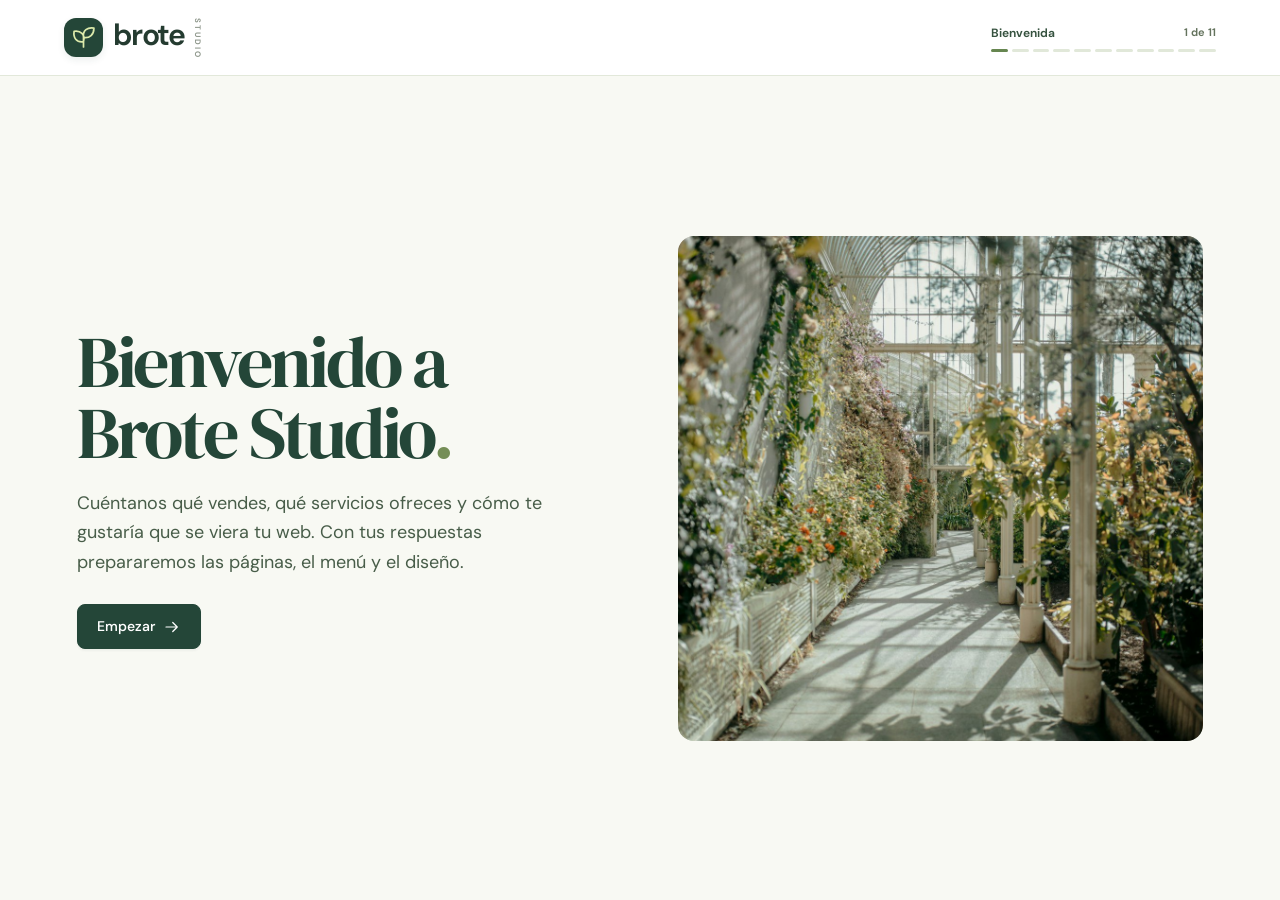
<file: index.html>
<!doctype html>
<html lang="es">
<head>
  <meta charset="UTF-8">
  <meta name="viewport" content="width=device-width, initial-scale=1.0">
  <meta name="theme-color" content="#244638">
  <meta name="description" content="Brote Studio: el prototipo de constructor web pensado para centros de jardinería. Elige tus páginas, combina componentes y haz tuya cada esquina.">
  <title>Brote Studio — Una web a tu manera</title>
  <link rel="icon" type="image/svg+xml" href="assets/favicon.svg">
  <link rel="stylesheet" href="styles.css">
  <link rel="stylesheet" href="ui-refinements.css">
  <link rel="stylesheet" href="setup.css">
  <link rel="stylesheet" href="editor.css">
  <script src="setup.js" defer></script>
  <script src="guide.js" defer></script>
  <script src="script.js" defer></script>
</head>
<body class="editor-body">
  <a class="skip-link" href="#editor-workspace">Saltar al personalizador</a>
  <div id="setup" hidden></div>
  <div id="app"></div>
  <div id="toast" class="toast" role="status" aria-live="polite"></div>
  <dialog id="modal" class="app-modal" aria-labelledby="modal-title"></dialog>
  <dialog id="setup-site" class="site-modal" aria-labelledby="setup-site-title"></dialog>
  <dialog id="site-modal" class="site-modal" aria-label="Vista previa del sitio"></dialog>
  <input type="file" id="import-file" accept="application/json,.json" hidden>
  <noscript><div class="noscript">Activa JavaScript para abrir Brote Studio. Tus datos se guardan únicamente en este navegador.</div></noscript>
</body>
</html>
</file>
<file: styles.css>
@font-face{font-family:'DM Sans';src:url('assets/dm-sans-400.woff2') format('woff2');font-weight:100 1000;font-style:normal;font-display:swap}
@font-face{font-family:'DM Serif Display';src:url('assets/dm-serif-display-400.woff2') format('woff2');font-weight:400;font-style:normal;font-display:swap}
@font-face{font-family:'DM Serif Display';src:url('assets/dm-serif-display-400-italic.woff2') format('woff2');font-weight:400;font-style:italic;font-display:swap}
*{box-sizing:border-box}html,body{margin:0;padding:0}button,input,textarea,select{font:inherit}button,a,input,textarea,select{-webkit-tap-highlight-color:transparent}button{cursor:pointer}button:disabled{cursor:not-allowed}svg{flex-shrink:0;vertical-align:middle}button{color:inherit}input,textarea,select{min-width:0}button:focus-visible,a:focus-visible,input:focus-visible,textarea:focus-visible,select:focus-visible,summary:focus-visible{outline:3px solid #88a775;outline-offset:3px}button:disabled{opacity:.35}img{max-width:100%}dialog{color:inherit}
:root{--ui-ink:#243b30;--ui-muted:#879087;--ui-green:#244638;--ui-soft:#edf1e6;--ui-bg:#f4f5f0;--ui-border:#e5e8e0;--ui-white:#fff;--ui-radius:9px;--ui-font:'DM Sans',system-ui,-apple-system,BlinkMacSystemFont,'Segoe UI',sans-serif}
.editor-body{height:100dvh;overflow:hidden;background:var(--ui-bg);font:13px/1.5 var(--ui-font);color:var(--ui-ink);-webkit-font-smoothing:antialiased}
.editor-body button,.editor-body a,.editor-body input,.editor-body select,.editor-body textarea{transition:background .16s,border-color .16s,box-shadow .16s,color .16s,opacity .16s}
.editor-body button{border:0;background:none}.editor-body a{color:inherit;text-decoration:none}.editor-body input::placeholder,.editor-body textarea::placeholder{color:#a0a79f}.editor-body textarea{resize:vertical}
.editor-body ::-webkit-scrollbar{width:5px;height:4px}.editor-body ::-webkit-scrollbar-thumb{border-radius:8px;background:#d6dcd2}.editor-body ::-webkit-scrollbar-track{background:transparent}
#app{height:100%;display:flex;flex-direction:column}.app-header{height:73px;flex-shrink:0;display:flex;align-items:center;gap:22px;padding:0 25px;background:#fff;border-bottom:1px solid var(--ui-border);z-index:5}
.app-brand{display:flex;align-items:center;gap:10px;min-width:168px}.brand-mark{display:grid;place-items:center;width:39px;height:39px;border-radius:12px;background:var(--ui-green);color:#dceaab;box-shadow:0 3px 7px #24463816}.brand-word{font-size:30px;font-weight:650;letter-spacing:-1.7px;line-height:1}.brand-word>span{display:inline-block;vertical-align:middle;margin:1px 0 0 9px;font-size:8px;font-weight:650;letter-spacing:1.9px;color:#8b9488;writing-mode:vertical-rl;line-height:1.1}.header-divider{height:25px;width:1px;background:var(--ui-border)}.project-name{display:flex;align-items:center;gap:10px;font-weight:550;font-size:13px;overflow:hidden;white-space:nowrap}.project-name>span:first-child{overflow:hidden;text-overflow:ellipsis;max-width:220px}.draft-badge{font-size:10px;font-weight:500;color:#8a8d7f;background:#f5f5ef;border:1px solid #e8eade;border-radius:5px;padding:3px 7px}.header-actions{margin-left:auto;display:flex;align-items:center;gap:10px}.history-actions{display:flex;gap:2px;border-right:1px solid var(--ui-border);padding-right:15px;margin-right:4px}
.ui-btn{display:inline-flex;justify-content:center;align-items:center;gap:8px;border:1px solid #dfe4da!important;border-radius:8px;padding:10px 15px;background:#fff!important;color:var(--ui-ink);font-size:12px;font-weight:550;white-space:nowrap;line-height:1.4;min-height:38px}.ui-btn:hover{background:#f4f7ef!important;border-color:#b5c7aa!important}.ui-btn.primary{color:#fff;background:var(--ui-green)!important;border-color:var(--ui-green)!important;box-shadow:0 2px 2px #2446380c}.ui-btn.primary:hover{background:#183a2c!important;border-color:#183a2c!important}.ui-btn.full-width{width:100%}.icon-btn{display:inline-flex;align-items:center;justify-content:center;min-width:30px;width:30px;height:30px;border-radius:6px;color:#738171;padding:0}.icon-btn:hover:not(:disabled){background:#ecf0e6;color:#264c36}.preview-button{padding-left:17px;padding-right:17px}.export-btn{margin-left:4px}.quiet-link{display:inline-flex;align-items:center;justify-content:center;gap:7px;color:#66745e;font-size:11px;font-weight:550;padding:4px 0;white-space:nowrap}.quiet-link:hover{color:var(--ui-green)}
.app-workspace{display:grid;grid-template-columns:208px 346px minmax(0,1fr);flex:1;min-height:0}.rail{display:flex;flex-direction:column;min-height:0;background:#fafbf7;border-right:1px solid var(--ui-border);padding-top:24px}.steps-label{color:#90998a;font-size:9px;letter-spacing:1.7px;font-weight:650;padding:0 24px;margin-bottom:13px}.step-nav{padding:0 14px 22px;border-bottom:1px solid var(--ui-border)}.step-btn{display:flex;align-items:center;gap:11px;width:100%;padding:11px 12px;border-radius:7px;text-align:left;font-weight:550;font-size:12px;margin:3px 0;color:#778171}.step-icon{display:flex;align-items:center}.step-btn.active{background:var(--ui-green);color:#fff;box-shadow:0 3px 9px #24463814}.step-btn:not(.active):hover{background:#edf1e7}.step-number{margin-left:auto;font-size:10px;color:#a4ae9d;font-weight:450}.step-btn.active .step-number{color:#d5e1c3}.rail-section-title{font-size:9px;font-weight:600;letter-spacing:1.3px;color:#8d9786;padding:22px 24px 9px;display:flex;justify-content:space-between}.rail-section-title>span{font-size:8px;padding:1px 5px;background:#eaf0e3;border-radius:3px;color:#718167;letter-spacing:0}.category-nav{padding:0 13px 10px}.category-nav button{width:100%;display:flex;align-items:center;justify-content:space-between;text-align:left;font-size:11px;min-height:35px;border-radius:6px;padding:8px 11px;margin:2px 0;color:#75806e;gap:7px}.category-nav button>span{display:flex;align-items:center;gap:10px}.category-nav button small{font-size:9px;color:#98a28f;font-weight:400}.category-nav button:hover{background:#f0f3eb;color:#3c5534}.category-nav button.active{background:#e9eedf;color:#3e5a33;font-weight:600}.category-nav button.active small{color:#78886b}.nav-group-label{font-size:9px;letter-spacing:.7px;margin:17px 11px 6px;color:#a0a894}.rail-search{display:flex;align-items:center;gap:7px;margin:1px 22px 13px;border-bottom:1px solid #e3e9dc;padding-bottom:6px;color:#a4ad9b}.rail-search input{border:0;background:none;font-size:10px;width:100%;outline:none!important;padding:3px 0}.composition-nav{margin-bottom:9px!important}.rail-note{font-size:10px;color:#9da592;line-height:1.8;padding:15px 25px}#rail-content{overflow:auto;flex:1;min-height:0}.rail-bottom{border-top:1px solid var(--ui-border);padding:19px 23px;flex-shrink:0}.rail-tip{display:flex;gap:10px;align-items:center;color:#899377;font-size:10px;line-height:1.6}.rail-tip>svg{color:#a0af85}.rail-tip strong{font-weight:500;color:#637451}.rail-bottom>.quiet-link{font-size:9px;color:#8c987f;margin:12px 0 0 30px}
.inspector{background:#fff;border-right:1px solid #dce2d6;min-height:0;overflow:hidden;outline:none}#inspector-content{display:flex;flex-direction:column;height:100%;min-height:0}.panel-heading{padding:27px 25px 20px;flex-shrink:0}.eyebrow{font-size:8px;letter-spacing:1.5px;color:#8a977e;font-weight:650}.panel-title-row{display:flex;align-items:center;gap:8px;margin:10px 0 7px}.panel-heading h2{font-size:21px;font-weight:600;line-height:1.25;letter-spacing:-.75px;margin:0}.panel-heading p{font-size:11px;line-height:1.75;margin:0;color:#91988c;max-width:280px}.count-badge{display:grid;place-items:center;min-width:22px;height:22px;border:1px solid #e2e8d9;border-radius:6px;font-size:10px;color:#82946c;margin-left:auto}.scope-note{font-size:9px;color:#8c997d;display:flex;align-items:center;gap:7px;background:#f8faf3;border-top:1px solid #edf1e5;border-bottom:1px solid #edf1e5;padding:9px 25px;flex-shrink:0}.scope-note.page-scope{background:#f8f5ec;color:#9d8d65;border-color:#eee9db}.panel-body{padding:20px 24px 25px;overflow-y:auto;flex:1;min-height:0;scroll-behavior:smooth}.panel-footer{border-top:1px solid var(--ui-border);padding:17px 22px;display:flex;align-items:center;justify-content:space-between;gap:10px;flex-shrink:0;background:#fff;box-shadow:0 -7px 18px #24463803}.panel-footer>div>strong{display:block;font-size:11px;font-weight:600}.panel-footer>div>span{display:block;font-size:8px;color:#96a08b;margin-top:2px}.panel-footer .ui-btn{font-size:10px;padding:10px 12px}.panel-footer.compact{padding:14px 24px;min-height:54px;font-size:10px}.panel-footer.compact>span{display:flex;gap:5px;align-items:center;color:#7d8d6b}.panel-footer.compact strong{font-weight:550;color:#45623b}.panel-footer.compact .quiet-link{font-size:9px}.small-tip{display:flex;gap:9px;color:#9ba58e;font-size:9px;line-height:1.8;margin-top:23px}.small-tip svg{color:#a8b19b;margin-top:2px}
.pages-body{padding-top:3px}.search-field{display:flex;align-items:center;gap:9px;border:1px solid var(--ui-border);border-radius:7px;padding:9px 11px;color:#97a18b;background:#fafbf7}.search-field input{background:none;border:0;outline:none!important;font-size:10px;width:100%}.selection-summary{display:flex;align-items:center;justify-content:space-between;margin:21px 0 13px;font-size:9px;color:#9ba48f;gap:3px}.selection-summary>button{color:#6b8256;font-size:9px;padding:0;text-decoration:underline;text-decoration-color:#cbd8bf;text-underline-offset:3px}.page-list{display:flex;flex-direction:column;gap:8px}.page-option{display:flex;align-items:center;gap:11px;position:relative;min-height:67px;padding:13px 12px;border:1px solid #e7eae1;background:white;border-radius:8px;cursor:pointer}.page-option:hover{border-color:#a3b68b;background:#fafcf6}.page-option.selected{background:#f7faef;border-color:#bac9a7}.page-option input{position:absolute;width:1px;height:1px;opacity:0}.page-option:focus-within{outline:2px solid #88a775;outline-offset:2px}.page-option.required{cursor:default}.custom-check{display:grid;place-items:center;flex-shrink:0;width:16px;height:16px;border:1px solid #d5ddca;border-radius:4px;color:transparent;background:#fff}.selected .custom-check{background:#66804b;border-color:#66804b;color:white}.page-option-text{min-width:0}.page-option-text>strong{font-size:11px;font-weight:550;display:flex;align-items:center;gap:6px;line-height:1.3}.page-option-text>strong>small{font-size:7px;font-weight:500;background:#e8efd8;color:#879568;border-radius:3px;padding:2px 4px}.page-option-text>span{display:block;font-size:9px;color:#98a18c;line-height:1.45;margin-top:4px}.page-option>svg{margin-left:auto;color:#adb79e}.dashed-btn{width:100%;display:flex;align-items:center;justify-content:center;gap:7px;border:1px dashed #cdd8c2!important;color:#81916f;font-size:10px;border-radius:7px;padding:12px 8px;margin-top:14px;min-height:41px}.dashed-btn:hover{background:#f4f8ed;border-color:#8caa73!important}.empty-state{text-align:center;border:1px dashed #e0e7d7;border-radius:8px;padding:25px 15px;color:#94a283}.empty-state h3{font-size:12px;font-weight:550}.empty-state p{font-size:10px}.empty-inline{font-size:10px;color:#95a083;padding:12px}
.variant-toolbar{display:flex;align-items:center;justify-content:space-between;margin-bottom:15px}.variant-toolbar>span{font-size:8px;letter-spacing:1px;font-weight:550;color:#99a28f}.mini-device-picker{display:flex;gap:2px;padding:2px;background:#f3f5ed;border-radius:5px}.mini-device-picker>button{padding:4px 6px;border-radius:3px;color:#96a08b;display:flex}.mini-device-picker>button.active{background:white;color:#526d3e;box-shadow:0 1px 3px #3d532415}.variants-body{padding-top:16px}.variant-list{display:flex;flex-direction:column;gap:15px}.variant-card{width:100%;display:block;border:1px solid #e2e7d9!important;border-radius:9px;text-align:left;overflow:hidden;position:relative;background:#fff!important;padding:0;box-shadow:0 2px 2px #284e2203}.variant-card:hover{border-color:#afc39c!important;box-shadow:0 4px 14px #2446380a;transform:translateY(-1px)}.variant-card.selected{border:1.5px solid #7b985e!important;box-shadow:0 0 0 2px #7b985e12}.variant-thumbnail{height:131px;background:#f7f8f1;position:relative;overflow:hidden;pointer-events:none;border-bottom:1px solid #edf0e6}.variant-thumbnail iframe{width:780px;height:360px;transform:scale(.37);transform-origin:top left;pointer-events:none;border:0;display:block;background:#fbfaf6}.variant-check{position:absolute;right:10px;top:10px;background:#6c8753;width:21px;height:21px;display:none;align-items:center;justify-content:center;border-radius:50%;color:#fff;box-shadow:0 2px 5px #24463822}.selected .variant-check{display:flex}.variant-caption{display:flex;align-items:center;justify-content:space-between;gap:9px;padding:12px 13px}.variant-caption strong{display:block;font-size:10px;font-weight:600}.variant-caption>div>span{display:block;font-size:8px;color:#99a18f;margin-top:3px;line-height:1.5}.variant-number{font-size:9px;font-weight:500;color:#b4bca9;align-self:flex-start;padding-top:2px}.mobile-sample{display:flex;justify-content:center}.mobile-sample iframe{transform-origin:top center;position:absolute;left:50%;margin-left:-195px;box-shadow:0 0 0 6px #e7eddf;border-radius:20px}.component-absent{border:1px solid #e6eadf;border-radius:9px;padding:18px;margin-top:22px;background:#f9faf6;color:#90a07f;text-align:center}.component-absent p{font-size:10px;line-height:1.7;margin:10px 0 15px;color:#8d9980}.component-absent .ui-btn{font-size:10px;padding:8px 12px}
.setting-group{margin:0 0 24px}.setting-group:last-child{margin-bottom:0}.variant-list+.setting-group{border-top:1px solid #e7eadd;padding-top:21px;margin-top:22px}.setting-group-title{font-size:8px;letter-spacing:1.2px;font-weight:600;color:#9aa48e;margin:2px 0 13px}.setting-toggle{position:relative;display:flex;align-items:center;justify-content:space-between;gap:12px;padding:11px 0;cursor:pointer;border-bottom:1px solid #f0f2eb}.setting-toggle>span:first-child{display:block}.setting-toggle strong{font-weight:500;font-size:10px}.setting-toggle small{display:block;color:#9aa58d;font-size:9px;margin-top:3px;line-height:1.5}.setting-toggle input{position:absolute;right:0;width:33px;height:19px;opacity:0;cursor:pointer}.switch{display:block;flex-shrink:0;width:31px;height:18px;background:#e6eadf;border-radius:20px;position:relative;transition:background .2s}.switch:after{content:'';position:absolute;top:3px;left:3px;width:12px;height:12px;background:#fff;box-shadow:0 1px 3px #47553725;border-radius:50%;transition:transform .2s}.setting-toggle input:checked+.switch{background:#719156}.setting-toggle input:checked+.switch:after{transform:translateX(13px)}.setting-toggle input:focus-visible+.switch{outline:3px solid #96b37d;outline-offset:3px}.field-label{display:block;margin:0 0 17px}.field-label>span{display:block;color:#899579;font-size:10px;font-weight:500;margin-bottom:7px}.field-label input,.field-label textarea,.field-label select{display:block;width:100%;border:1px solid #dfe5d7;border-radius:6px;padding:10px 11px;background:#fff;color:#4e6140;font-size:11px;line-height:1.6}.field-label textarea{line-height:1.7}.field-label input:hover,.field-label select:hover{border-color:#b8c7a8}.field-label input:focus,.field-label textarea:focus,.field-label select:focus{outline:2px solid #c8d7b8;outline-offset:1px;border-color:#91a878}.range-field{display:block;margin-bottom:26px}.range-field>span{display:flex;align-items:center;justify-content:space-between;font-size:10px;font-weight:500;color:#7c8e6b;margin-bottom:12px;gap:10px}.range-field output{font-size:9px;color:#597440;background:#f1f5e9;border:1px solid #e6eddb;padding:3px 6px;border-radius:4px;min-width:48px;text-align:center}.range-field input{width:100%;accent-color:#6b8952;cursor:pointer;display:block;height:5px;margin:0}.range-field>small{display:flex;align-items:center;justify-content:space-between;font-size:8px;color:#b0b9a6;margin-top:10px}.radius-demo{display:flex;align-items:center;gap:13px;background:#f7f9f2;border:1px solid #e8eedf;padding:17px;margin-bottom:27px;border-radius:8px;--demo-radius:14px}.radius-demo>div:first-child{width:50px;height:50px;border:1px solid #9ab484;background:#e4edda;border-radius:var(--demo-radius)}.radius-demo>div:nth-child(2){width:40px;height:50px;border:1px solid #ccd8c0;background:#fff;border-radius:var(--demo-radius)}.radius-demo button{background:#607b49;padding:10px 19px;font-size:10px;color:#fff;border-radius:var(--demo-radius)}
.preset-list{display:flex;flex-direction:column;gap:17px}.preset-card{border:1px solid #e2e7da!important;padding:0!important;border-radius:9px;overflow:hidden;text-align:left;background:white!important;width:100%}.preset-card:hover{border-color:#a8be93!important}.preset-card.active{border-color:#77945b!important;box-shadow:0 0 0 2px #8eaa6c15}.preset-art{height:111px;display:flex;align-items:center;justify-content:space-between;padding:15px 22px;position:relative}.preset-a{font-size:62px;letter-spacing:-5px;line-height:1}.preset-a>span{font-style:italic}.preset-swatches{display:grid;grid-template-columns:repeat(2,24px);gap:6px}.preset-swatches i{height:24px;border-radius:50%;box-shadow:inset 0 0 0 1px #00000008}.preset-caption{padding:12px 15px;border-top:1px solid #edf0e6}.preset-caption>strong{font-size:11px;display:block;font-weight:550}.preset-caption>span{font-size:9px;color:#9aa58d;margin-top:4px;display:block}.preset-check{position:absolute;top:8px;right:8px;border-radius:50%;background:#6c8853;color:white;width:19px;height:19px;display:grid;place-items:center}.brand-preview{background:#f5f8ee;border:1px solid #e6eddc;border-radius:9px;display:flex;align-items:center;justify-content:center;flex-direction:column;padding:22px 18px;margin-bottom:25px;gap:7px;text-align:center}.brand-preview>span{color:#69884e;margin-bottom:5px}.brand-preview>strong{font-family:'DM Serif Display',Georgia,serif;font-size:25px;font-weight:400;color:#4c6739}.brand-preview>small{font-size:9px;color:#96a586}.color-setting{display:grid;grid-template-columns:1fr 30px 74px;align-items:center;gap:9px;padding:17px 0;border-bottom:1px solid #edf0e7}.color-setting>div>strong{display:block;font-size:11px;font-weight:500}.color-setting>div>small{display:block;font-size:8px;line-height:1.6;color:#9ca78f;margin-top:3px}.color-input{position:relative;display:block;width:29px;height:29px;border-radius:7px;border:1px solid #d7dfcd;box-shadow:0 2px 4px #1f321408;overflow:hidden;cursor:pointer;background:var(--swatch)}.color-input input{position:absolute;inset:-6px;width:44px;height:44px;opacity:0;cursor:pointer}.hex-input{width:74px;border:1px solid #e0e6d8;border-radius:5px;padding:7px 5px;color:#7f8a72;background:white;font:9px/1.4 var(--ui-font);text-align:center}.color-specimen{padding:25px;border:1px solid #e4e8db;border-radius:9px;margin:23px 0 15px}.specimen-pill{font-size:7px;letter-spacing:.9px;font-weight:600;padding:5px 8px;border-radius:12px}.color-specimen h3{font:35px/1.1 'DM Serif Display',Georgia,serif;letter-spacing:-.8px;margin:20px 0 10px}.color-specimen p{font-size:10px;opacity:.7}.color-specimen button{padding:11px 16px;border-radius:6px;display:flex;align-items:center;gap:14px;font-size:10px;margin-top:21px}.contrast-note{display:flex;gap:10px;background:#f4f8ee;padding:12px 13px;border-radius:6px;margin:13px 0 22px;color:#79915e;font-size:9px}.contrast-note small{display:block;font-size:8px;margin-top:4px;color:#8fa17b}.contrast-note.low{background:#fff4e5;color:#b68742}.contrast-note.low small{color:#ad955e}.type-specimen{border:1px solid #e2e8d8;background:#f8faf3;border-radius:8px;margin:20px 0 25px;padding:23px;color:#536e41}.type-specimen>span{display:block;font-size:20px;color:#9bac88;margin-bottom:17px}.type-specimen>strong{font-size:35px;line-height:1.1;font-weight:400;letter-spacing:-.5px;display:block}.type-specimen>small{display:block;font-size:9px;line-height:1.9;margin-top:22px;color:#9ba98e;overflow-wrap:anywhere}
.section-list-title{display:flex;align-items:center;justify-content:space-between;color:#93a081;font-size:8px;letter-spacing:1px;margin:28px 0 12px}.section-list{display:flex;flex-direction:column;gap:8px}.section-item{border:1px solid #dfe6d5;border-radius:7px;overflow:hidden;background:#fff}.section-row{display:flex;align-items:center;padding:12px 9px;gap:9px;min-height:61px}.section-symbol{display:grid;place-items:center;background:#f1f5e9;color:#8b9c76;width:30px;height:33px;border-radius:5px}.section-name{padding:0!important;text-align:left;min-width:0;flex:1}.section-name strong{font-size:10px;font-weight:550;display:block;white-space:nowrap;overflow:hidden;text-overflow:ellipsis;max-width:130px}.section-name>span{font-size:8px;color:#a5ae99;margin-top:3px;display:block}.section-actions{display:flex;gap:0}.section-actions .icon-btn{width:23px;min-width:23px;height:25px}.section-actions svg{width:13px;height:13px}.section-item.is-hidden{opacity:.5;background:#f5f6f1}.section-editor{border-top:1px solid #e9eedf;background:#fafcf5;padding:16px 12px 8px}.section-editor .field-label{margin-bottom:12px}.section-editor input,.section-editor textarea{font-size:10px}.section-edit-actions{display:flex;align-items:center;justify-content:space-between}.section-edit-actions .quiet-link{font-size:9px}.section-edit-actions>div{display:flex}
.canvas-area{display:flex;flex-direction:column;min-width:0;min-height:0;background:#f0f2ec;position:relative;background-image:radial-gradient(#cbd3be50 .7px,transparent .7px);background-size:15px 15px}.canvas-heading{display:flex;align-items:center;justify-content:space-between;padding:29px 29px 23px;gap:15px;flex-shrink:0}.canvas-heading .eyebrow{font-size:7px;letter-spacing:1.6px;color:#9aa78b}.canvas-heading h1{margin:7px 0 0;font-size:23px;font-weight:500;letter-spacing:-.95px;line-height:1.25;color:#405638}.canvas-heading h1>span{color:#a8b88b}.live-indicator{display:flex;align-items:center;gap:6px;font-size:8px;color:#8a9a78;padding:5px 8px;border:1px solid #dde6d1;border-radius:20px;background:#f6f9f1;white-space:nowrap}.live-indicator i{display:block;width:4px;height:4px;border-radius:50%;background:#8ea96e;box-shadow:0 0 0 3px #e9f0df}.canvas-tools{display:flex;justify-content:space-between;align-items:center;padding:0 27px 18px;gap:10px;flex-shrink:0}.page-picker{display:flex;align-items:center;gap:7px;background:#fff;border:1px solid #dfe6d5;padding:6px 9px;color:#8a9b77;border-radius:6px;min-width:125px;max-width:215px;box-shadow:0 1px 2px #2c451207}.page-picker select{appearance:none;background:none;border:0;outline:none!important;font-size:9px;color:#667d4f;padding:2px 0;cursor:pointer;max-width:154px;width:100%}.device-picker{display:flex;align-items:center;gap:2px;background:#e4e9dc;padding:3px;border-radius:7px}.device-picker button{height:29px;width:34px;color:#94a184;display:flex;align-items:center;justify-content:center;border-radius:5px}.device-picker button.active{background:#fff;color:#607b45;box-shadow:0 1px 4px #30491c0b}.device-picker button:hover:not(.active){background:#edf1e5}.canvas-tool-right{display:flex;align-items:center;gap:12px}.canvas-tool-right>span{font-size:9px;color:#96a586}.canvas-tool-right .icon-btn{color:#8b9e77;background:#f7f9f2;border:1px solid #dfe7d5}.canvas-stage{flex:1;min-height:0;display:flex;justify-content:center;align-items:flex-start;overflow:hidden;padding:0 0 16px}.browser-frame{background:white;border:1px solid #d6decb;box-shadow:0 7px 14px #30451c06,0 14px 40px #30451c0a;border-radius:10px;overflow:hidden;flex-shrink:0;transition:width .25s,border-radius .25s}.browser-chrome{display:flex;align-items:center;height:34px;border-bottom:1px solid #e5e9de;background:#fafbf7;padding:0 13px;gap:12px}.window-dots{display:flex;gap:4px}.window-dots i{width:5px;height:5px;background:#d9dece;border-radius:50%}.window-dots i:first-child{background:#dcd7c6}.window-dots i:nth-child(2){background:#dedfc8}.window-dots i:nth-child(3){background:#ccd9bf}.browser-address{display:flex;align-items:center;justify-content:center;gap:5px;color:#a5af98;font-size:8px;font-family:var(--ui-font);flex:1;white-space:nowrap;overflow:hidden}.browser-address span{text-overflow:ellipsis;overflow:hidden}.browser-label{font-size:5px;letter-spacing:1.3px;color:#b4bda8}.frame-viewport{overflow:hidden;position:relative}.frame-viewport>iframe{display:block;border:0;transform-origin:top left;width:1200px;max-width:none;background:#fbfaf6}.browser-frame.mobile{border:5px solid #d8dfce;border-radius:27px;box-shadow:0 6px 25px #405a2020}.browser-frame.mobile .browser-chrome{height:34px;justify-content:center}.browser-frame.mobile .window-dots,.browser-frame.mobile .browser-label{display:none}.browser-frame.mobile .browser-address{font-size:8px}.canvas-bottom{display:flex;justify-content:space-between;align-items:center;gap:10px;padding:0 28px 17px;flex-shrink:0}.canvas-bottom>span{display:flex;align-items:center;gap:6px;color:#a0ab92;font-size:8px}.canvas-bottom .quiet-link{font-size:8px;color:#7e9266}.app-status{height:32px;flex-shrink:0;background:#fff;border-top:1px solid var(--ui-border);display:flex;align-items:center;justify-content:space-between;gap:12px;padding:0 23px;font-size:8px;color:#a0aa95}.app-status>span{display:flex;align-items:center;gap:7px}.status-dot{width:4px;height:4px;border-radius:50%;background:#94ad77}.status-separator{color:#d9dfd0;margin:0 3px}.version-label{font-size:6px;letter-spacing:1.1px;color:#abb5a0}
.toast{position:fixed;bottom:49px;left:50%;transform:translate(-50%,15px);background:#294836;color:#f5faee;box-shadow:0 8px 30px #203d2230;z-index:1000;border:1px solid #3d5b35;border-radius:9px;display:flex;align-items:center;gap:10px;max-width:calc(100vw - 30px);padding:13px 19px;font:11px/1.6 var(--ui-font);opacity:0;pointer-events:none;transition:all .2s}.toast>svg{color:#d4e5b3}.toast.show{opacity:1;transform:translate(-50%,0)}.toast>span{min-width:0}
.app-modal{border:1px solid #d5dfc7;border-radius:16px;padding:0;width:510px;max-width:calc(100vw - 32px);max-height:calc(100dvh - 60px);background:#fff;box-shadow:0 25px 90px #213b2630;font-family:var(--ui-font);color:var(--ui-ink);overflow:auto}.app-modal::backdrop,.site-modal::backdrop{background:#1f35294d;backdrop-filter:blur(4px)}.modal-heading{display:flex;align-items:flex-start;justify-content:space-between;gap:20px;padding:28px 29px 22px;border-bottom:1px solid #e8edde;background:#fbfcf8}.modal-heading h2{font-weight:550;font-size:23px;letter-spacing:-.7px;line-height:1.3;margin:8px 0 0}.modal-heading .eyebrow{font-size:8px}.modal-heading>.icon-btn{margin-top:-3px;margin-right:-5px}.modal-body{padding:23px 29px 28px}.modal-lead{font-size:12px;line-height:1.8;color:#8e9a81;margin:0 0 22px}.help-steps{display:flex;flex-direction:column;gap:22px}.help-steps>div{display:flex;gap:15px;align-items:flex-start}.help-steps>div>span{width:32px;height:32px;flex-shrink:0;display:grid;place-items:center;border-radius:8px;background:#eef4e4;color:#79965b;font-size:11px}.help-steps h3{font-size:12px;font-weight:600;margin:2px 0 5px}.help-steps p{font-size:11px;line-height:1.7;color:#9aa58e;margin:0}.modal-note{background:#f5f8ee;border:1px solid #e7eedb;display:flex;gap:11px;padding:17px;border-radius:8px;margin:24px 0;color:#8fa376}.modal-note>svg{margin-top:2px}.modal-note p{margin:0;font-size:10px;line-height:1.8;color:#99a68a}.modal-note strong{font-weight:550;color:#6c8157}.export-options{display:flex;flex-direction:column;gap:12px}.export-options>button{display:flex;align-items:center;width:100%;text-align:left;gap:13px;border:1px solid #dde6d2;padding:16px 13px;border-radius:9px;background:#fff}.export-options>button:hover{background:#f5f9ef;border-color:#acc396}.export-icon{width:42px;height:45px;display:grid;place-items:center;background:#f0f5e7;color:#819e60;border-radius:7px}.export-options>button>span:nth-child(2){flex:1}.export-options strong{display:block;font-size:12px;font-weight:550;margin-bottom:4px}.export-options small{display:block;font-size:9px;line-height:1.6;color:#9ba88d;max-width:270px}.export-options>button>svg{color:#9eb28b}.reset-link{font-size:10px;color:#a5aa99;text-decoration:underline;text-underline-offset:3px;display:block;margin:5px auto 0}.reset-link:hover{color:#887257}.modal-button-row{display:flex;justify-content:flex-end;gap:10px}.wide-modal{width:680px}.section-chooser{display:grid;grid-template-columns:1fr 1fr;gap:10px}.section-chooser>button{display:grid;grid-template-columns:30px 1fr 15px;gap:2px 8px;align-items:center;padding:15px 12px;border:1px solid #e1e8d7;border-radius:8px;text-align:left;color:#769359;background:#fcfdf9}.section-chooser>button:hover{background:#f0f6e6;border-color:#a1bb85}.section-chooser>button>svg:first-child{grid-row:span 2}.section-chooser strong{font-size:11px;font-weight:550}.section-chooser span{grid-column:2;font-size:8px;color:#a0ae91}.section-chooser>button>svg:last-child{grid-row:1/3;grid-column:3;color:#9aaf82}.site-modal{padding:0;border:1px solid #d2ddc5;border-radius:12px;width:calc(100vw - 48px);height:calc(100dvh - 48px);max-width:1600px;max-height:none;background:#fbfaf6;overflow:hidden;font-family:var(--ui-font)}.site-modal[open]{display:flex;flex-direction:column}.preview-modal-bar{height:62px;flex-shrink:0;background:#fff;display:flex;align-items:center;justify-content:space-between;gap:18px;padding:0 20px;border-bottom:1px solid #e0e7d7}.preview-modal-brand{display:flex;gap:10px;align-items:center;color:#4e6c37;font-size:12px}.preview-modal-brand strong{font-weight:550}.preview-modal-brand>span{font-size:8px;color:#9baa8d;border-left:1px solid #e0e7d7;padding-left:13px;margin-left:4px}.preview-modal-bar select{border:1px solid #e1e8d6;border-radius:5px;padding:8px 12px;background:#f9fcf4;color:#7e9567;font-size:10px}.preview-modal-bar .ui-btn{font-size:10px;padding:9px 12px}.site-modal>iframe{flex:1;width:100%;min-height:0;border:0;display:block}.mobile-pane-tabs{display:none}.skip-link{position:fixed;left:20px;top:-80px;background:#244638;color:#fff!important;padding:12px 18px;border-radius:7px;z-index:9999}.skip-link:focus{top:12px}.noscript{padding:50px;font-family:var(--ui-font)}
@media(min-width:1700px){.app-workspace{grid-template-columns:228px 376px minmax(0,1fr)}.panel-heading{padding:30px 29px 24px}.panel-body{padding-left:29px;padding-right:29px}.canvas-heading{padding:33px 38px 27px}.canvas-tools{padding-left:38px;padding-right:38px}.canvas-heading h1{font-size:27px}.variant-thumbnail{height:145px}.variant-caption strong{font-size:11px}.variant-caption>div>span{font-size:9px}.category-nav button{font-size:12px}.panel-heading p{font-size:12px}}
@media(max-width:1200px) and (min-width:701px){.app-workspace{grid-template-columns:70px 310px minmax(0,1fr)}.steps-label,.rail-section-title,.rail-note,.rail-search,.rail-bottom{display:none}.rail{padding-top:14px}.step-nav{padding:0 10px 16px}.step-btn{justify-content:center;padding:13px 0}.step-btn>span:not(.step-icon){display:none}.category-nav{padding:13px 8px}.category-nav button{justify-content:center;padding:10px 0}.category-nav button>span{font-size:0;gap:0}.category-nav button small,.category-nav button>svg:last-child{display:none}.category-nav button svg{width:18px;height:18px}.category-nav button>span>svg{display:block}.nav-group-label{text-align:center;font-size:6px;letter-spacing:0;margin:18px 0 6px}.app-brand{min-width:auto}.app-header{gap:18px;padding:0 21px}.panel-heading{padding-left:22px;padding-right:22px}.panel-body{padding-left:20px;padding-right:20px}.panel-heading h2{font-size:20px}.canvas-heading{padding:26px 23px 21px}.canvas-heading h1{font-size:20px}.live-indicator{display:none}.canvas-tools{padding-left:21px;padding-right:21px}.canvas-tool-right{gap:7px}.page-picker{min-width:90px;max-width:150px}.page-picker select{max-width:100px}.canvas-bottom{padding-left:23px;padding-right:23px}.canvas-bottom>span{max-width:180px;font-size:7px}.variant-caption>div>span{font-size:7.5px}.panel-footer{padding-left:18px;padding-right:18px}.status-wordpress{display:none}.header-divider{margin-left:8px}.scope-note{padding-left:22px;font-size:8px}}
@media(max-width:850px) and (min-width:701px){.app-workspace{grid-template-columns:62px 288px minmax(0,1fr)}.project-name{display:none}.header-divider{display:none}.header-actions{gap:6px}.canvas-heading h1{font-size:18px}.canvas-heading .eyebrow{font-size:6px;letter-spacing:1px}.canvas-tool-right>span{display:none}.page-picker{min-width:90px;max-width:105px}.device-picker button{width:26px}.canvas-tools{gap:5px;padding-left:17px;padding-right:17px}.canvas-bottom>span{display:none}.canvas-bottom{justify-content:center}.panel-footer>div>span{font-size:7px}.panel-footer.compact{padding-left:16px;padding-right:16px}.panel-footer.compact .quiet-link{font-size:8px}.app-status{font-size:7px;padding-left:16px;padding-right:16px}}
@media(max-width:700px){.editor-body{font-size:13px}.app-header{height:62px;padding:0 14px;gap:9px}.app-brand{min-width:auto;gap:8px}.brand-mark{width:32px;height:32px;border-radius:10px}.brand-mark svg{width:22px;height:22px}.brand-word{font-size:25px}.brand-word>span{font-size:6px;letter-spacing:1.2px;margin-left:6px}.header-divider,.project-name,.history-actions,.header-actions>.icon-btn{display:none}.header-actions{gap:7px}.header-actions .ui-btn{font-size:10px;padding:8px 10px;min-height:34px}.export-btn{margin-left:0}.export-btn span{display:none}.export-btn svg{width:16px;height:16px}.mobile-pane-tabs{display:flex;flex-shrink:0;background:#fff;border-bottom:1px solid #e1e8d8;height:39px;padding:4px 13px;gap:6px}.mobile-pane-tabs>button{width:50%;display:flex;align-items:center;justify-content:center;gap:8px;color:#95a483;font-size:10px;border-radius:5px}.mobile-pane-tabs>button.active{background:#eef4e4;color:#607f43}.app-workspace{display:flex;flex-direction:column}.rail{padding:0;border:0;border-bottom:1px solid #dfe6d4;flex-shrink:0;background:#fafcf6;overflow:hidden}.steps-label,.rail-bottom,.rail-note,.rail-section-title,.nav-group-label,.rail-search{display:none}.step-nav{display:grid;grid-template-columns:repeat(3,1fr);padding:9px 12px 7px;border-bottom:0;gap:6px}.step-btn{padding:9px 8px;margin:0;font-size:10px;gap:6px;justify-content:center;border-radius:6px}.step-number{display:none}.step-icon svg{width:15px;height:15px}#rail-content{overflow:hidden;flex:initial}.category-nav{display:flex;overflow-x:auto;gap:5px;padding:4px 12px 9px;scrollbar-width:none}.category-nav button{width:auto;min-height:28px;flex-shrink:0;padding:6px 9px;border:1px solid #e4ebda!important;margin:0;font-size:9px;gap:7px;background:#fff}.category-nav button>span{gap:5px}.category-nav button svg{width:12px;height:12px}.category-nav button small{font-size:8px}.composition-nav{margin:0!important}.category-nav button.active{background:#e8f0dd;border-color:#b8cda1!important}.inspector{flex:1;min-height:0;border-right:0}.mobile-preview .rail,.mobile-preview .inspector{display:none}.mobile-editor .canvas-area{display:none}.canvas-area{flex:1}.panel-heading{padding:24px 24px 19px}.panel-heading .eyebrow{font-size:8px}.panel-heading h2{font-size:24px}.panel-heading p{font-size:12px;max-width:100%;line-height:1.7}.panel-body{padding:20px 24px 30px}.pages-body{padding-top:0}.page-option{min-height:76px;padding:15px;gap:12px}.page-option-text>strong{font-size:12px}.page-option-text>span{font-size:10px}.page-option-text>strong>small{font-size:8px}.custom-check{width:18px;height:18px}.search-field{padding:11px 12px}.search-field input{font-size:12px}.selection-summary{font-size:10px}.selection-summary>button{font-size:10px}.dashed-btn{font-size:11px;min-height:45px}.small-tip{font-size:10px}.panel-footer{padding:15px 24px}.panel-footer>div>strong{font-size:12px}.panel-footer>div>span{font-size:9px}.panel-footer .ui-btn{font-size:11px}.scope-note{font-size:9px;padding:10px 24px}.variant-thumbnail{height:154px}.variant-caption{padding:14px 15px}.variant-caption strong{font-size:12px}.variant-caption>div>span{font-size:9px}.variant-toolbar>span{font-size:9px}.panel-footer.compact{font-size:11px}.panel-footer.compact .quiet-link{font-size:10px}.setting-toggle strong{font-size:12px}.setting-toggle{padding:14px 0}.setting-group-title{font-size:9px}.field-label>span{font-size:11px}.field-label input,.field-label textarea,.field-label select{font-size:13px;padding:11px}.color-setting>div>strong{font-size:12px}.color-setting>div>small{font-size:9px}.range-field>span{font-size:11px}.range-field output{font-size:10px}.preset-caption>strong{font-size:12px}.preset-caption>span{font-size:10px}.canvas-heading{padding:23px 20px 18px}.canvas-heading h1{font-size:24px}.canvas-heading .eyebrow{font-size:7px}.live-indicator{font-size:7px}.canvas-tools{padding:0 18px 16px;gap:9px}.canvas-tool-right{gap:5px}.canvas-tool-right>span{font-size:8px}.page-picker{min-width:105px;max-width:170px}.page-picker select{font-size:10px;max-width:100px}.device-picker button{width:29px}.canvas-stage{padding:0}.canvas-bottom{padding:12px 20px}.canvas-bottom>span{font-size:7px;max-width:170px}.canvas-bottom .quiet-link{font-size:8px}.app-status{height:28px;padding:0 14px;gap:6px;font-size:6.5px}.status-wordpress,.status-separator,.version-label{display:none!important}.app-status>span{gap:5px}.app-status svg{width:10px;height:10px}.toast{font-size:11px;bottom:43px;min-width:240px;max-width:calc(100vw - 26px);padding:12px 15px;line-height:1.5}.app-modal{max-height:calc(100dvh - 30px);max-width:calc(100vw - 22px);border-radius:13px}.modal-heading{padding:24px 22px 20px}.modal-heading h2{font-size:22px}.modal-body{padding:22px}.modal-lead{font-size:12px}.modal-note p{font-size:10px}.section-chooser{grid-template-columns:1fr}.section-chooser>button{padding:14px}.section-chooser strong{font-size:12px}.section-chooser span{font-size:10px}.export-options strong{font-size:12px}.export-options small{font-size:10px}.export-options>button{gap:11px}.export-icon{width:36px}.site-modal{width:calc(100vw - 12px);height:calc(100dvh - 14px);border-radius:10px}.preview-modal-bar{padding:0 12px;height:57px;gap:7px}.preview-modal-brand{gap:6px;font-size:10px}.preview-modal-brand strong{max-width:100px;overflow:hidden;text-overflow:ellipsis;white-space:nowrap}.preview-modal-brand>span{display:none}.preview-modal-bar select{max-width:90px;font-size:9px;padding:7px}.preview-modal-bar .ui-btn{font-size:0;padding:8px;gap:0}.preview-modal-bar .ui-btn svg{width:18px;height:18px}.modal-button-row{flex-direction:column}.section-name strong{font-size:12px;max-width:180px}.section-name>span{font-size:9px}.section-actions .icon-btn{width:26px;height:29px}.section-row{min-height:66px}.section-edit-actions .quiet-link{font-size:10px}.section-list-title{font-size:9px}.section-editor input,.section-editor textarea{font-size:12px}}
@media(prefers-reduced-motion:reduce){*,*::before,*::after{animation-duration:.01ms!important;transition-duration:.01ms!important;scroll-behavior:auto!important}}


/* The website preview is isolated in an iframe; every rule is scoped. */
body.preview-body{margin:0!important;padding:0!important;display:block!important;height:auto!important;min-height:100vh;overflow-x:hidden!important;overflow-y:auto!important;background:#fbfaf7;}
.site-root{--s-primary:#234638;--s-accent:#dbe9ba;--s-bg:#fbfaf7;--s-text:#24372e;--s-on-primary:#fff;--s-radius:14px;--s-space:68px;--s-max:1200px;--s-font-size:16px;--s-columns:3;--s-heading-font:"DM Serif Display",Georgia,serif;--s-body-font:"DM Sans",Arial,sans-serif;--s-card-ratio:4/3;--s-button-pad:13px 21px;--s-shadow:0 4px 16px rgb(29 53 40/.05);--s-muted:color-mix(in srgb,var(--s-text) 64%,var(--s-bg));--s-line:color-mix(in srgb,var(--s-text) 14%,transparent);--s-soft:color-mix(in srgb,var(--s-accent) 24%,var(--s-bg));color:var(--s-text);background:var(--s-bg);font:400 var(--s-font-size)/1.6 var(--s-body-font);width:100%;min-height:100vh;position:relative;isolation:isolate;text-align:left;-webkit-font-smoothing:antialiased;}
.site-root *,.site-root *::before,.site-root *::after{box-sizing:border-box;}
.site-root h1,.site-root h2,.site-root h3,.site-root h4,.site-root p,.site-root figure,.site-root blockquote{margin:0;}
.site-root h1,.site-root h2,.site-root h3,.site-root h4{color:inherit;font-family:var(--s-heading-font);font-weight:400;letter-spacing:-.035em;line-height:1.13;}
.site-root button,.site-root input,.site-root select,.site-root textarea{font-family:inherit;font-size:inherit;}
.site-root button{appearance:none;border:0;background:none;color:inherit;cursor:pointer;padding:0;text-align:inherit;line-height:inherit;}
.site-root input,.site-root textarea,.site-root select{min-width:0;max-width:100%;}
.site-root button:focus-visible,.site-root a:focus-visible,.site-root input:focus-visible,.site-root select:focus-visible,.site-root textarea:focus-visible,.site-root summary:focus-visible{outline:3px solid var(--s-primary);outline-offset:4px;}
.site-root button:disabled{opacity:.5;cursor:default;}
.site-root img{display:block;width:100%;height:100%;max-width:100%;object-fit:cover;}
.site-root a{color:inherit;}
.site-root .s-icon{display:inline-block;width:22px;height:22px;min-width:22px;vertical-align:middle;flex-shrink:0;}
.site-root .s-flip{transform:rotate(180deg);}
.site-root .s-container{width:100%;max-width:var(--s-max);margin-inline:auto;padding-inline:clamp(22px,5.1vw,66px);}
.site-root .s-section{padding-block:var(--s-space);}
.site-root .s-section+.s-section{padding-top:0;}
.site-root .s-eyebrow{display:flex;align-items:center;gap:9px;font:600 .61em/1.5 var(--s-body-font);text-transform:uppercase;letter-spacing:.16em;color:var(--s-primary);margin-bottom:19px;}
.site-root .s-dot{width:6px;height:6px;display:inline-block;flex-shrink:0;border-radius:50%;background:var(--s-primary);}
.site-root .s-section-head{max-width:630px;margin-bottom:32px;}
.site-root .s-section-head h2{font-size:clamp(29px,4.1vw,45px);}
.site-root .s-section-head p{font-size:.83em;line-height:1.75;color:var(--s-muted);margin-top:15px;max-width:520px;}
.site-root .s-section-head .s-eyebrow{margin-bottom:13px;}
.site-root .s-section-top{display:flex;align-items:flex-end;justify-content:space-between;gap:22px;margin-bottom:29px;}
.site-root .s-section-top .s-section-head{margin-bottom:0;}
.site-root .s-section-top>.s-btn{flex-shrink:0;font-size:.64em;padding-inline:0;padding-block:10px;}
.site-root .s-btn{display:inline-flex;align-items:center;justify-content:center;gap:15px;padding:var(--s-button-pad);min-height:42px;max-width:100%;border:1px solid transparent;border-radius:calc(var(--s-radius)*.6);font-size:.72em;font-weight:600;line-height:1.4;white-space:normal;transition:background .18s,transform .18s,box-shadow .18s;}
.site-root .s-btn .s-icon{width:17px;height:17px;min-width:17px;}
.site-root .s-btn:hover{transform:translateY(-2px);}
.site-root .s-btn-v0{background:var(--s-primary);color:var(--s-on-primary);}
.site-root .s-btn-v1{background:transparent;color:var(--s-primary);border-color:var(--s-primary);}
.site-root .s-btn-v1:hover{background:var(--s-soft);}
.site-root .s-btn-v2{background:var(--s-primary);color:var(--s-on-primary);border-radius:999px;}
.site-root .s-btn-v3{border-radius:0;padding:8px 0!important;min-height:35px;background:transparent;border-bottom:1px solid currentColor;color:var(--s-primary);}
.site-root .s-btn-v4{border-radius:2px;color:var(--s-text);border-color:var(--s-primary);background:var(--s-accent);box-shadow:4px 4px 0 var(--s-primary);}
.site-root .s-btn-v4:hover{transform:translate(2px,2px);box-shadow:2px 2px 0 var(--s-primary);}
.site-root .s-btn-secondary{background:transparent;color:var(--s-primary);border-color:var(--s-line);box-shadow:none;}
.site-root .s-btn-secondary.s-btn-v0,.site-root .s-btn-secondary.s-btn-v2{border-color:transparent;padding-inline:5px;}
.site-root .s-btn-secondary.s-btn-v3{border-color:currentColor;}
.site-root .s-text-link{display:inline-flex;align-items:center;gap:10px;font-size:.68em;font-weight:600;color:var(--s-primary);}
.site-root .s-text-link .s-icon{width:17px;height:17px;min-width:17px;}
.site-root .s-brand{display:inline-flex;align-items:center;gap:8px;font:400 22px/1.05 var(--s-heading-font);letter-spacing:-.055em;white-space:nowrap;color:var(--s-primary);}
.site-root .s-brand-mark{display:inline-flex;align-items:center;justify-content:center;width:32px;height:36px;}
.site-root .s-brand-mark .s-icon{width:30px;height:30px;stroke-width:1.3;}
.site-root .s-nav{position:relative;z-index:10;background:var(--s-bg);border-bottom:1px solid var(--s-line);}
.site-root .s-nav-container{max-width:var(--s-max);padding:23px clamp(22px,5.1vw,66px);margin:auto;display:flex;align-items:center;gap:24px;min-height:83px;}
.site-root .s-desktop-links{display:flex;align-items:center;justify-content:center;gap:21px;margin-left:auto;}
.site-root .s-nav-link{font-size:.66em;white-space:nowrap;padding-block:7px;color:var(--s-muted);position:relative;}
.site-root .s-nav-link:hover,.site-root .s-nav-link.is-current{color:var(--s-primary);}
.site-root .s-nav-link.is-current::after{content:"";width:4px;height:4px;border-radius:50%;background:var(--s-primary);position:absolute;bottom:-1px;left:50%;transform:translateX(-50%);}
.site-root .s-nav-container>.s-btn,.site-root .s-nav-side>.s-btn{font-size:.64em;min-height:36px;padding:10px 15px;gap:12px;}
.site-root .s-nav-container>.s-btn .s-icon{width:14px;height:14px;min-width:14px;}
.site-root .s-utility{background:var(--s-primary);color:var(--s-on-primary);font-size:.59em;display:flex;align-items:center;justify-content:space-between;padding:8px clamp(22px,5.1vw,66px);gap:12px;letter-spacing:.01em;}
.site-root .s-utility>span{display:flex;align-items:center;gap:8px;}
.site-root .s-utility .s-icon{width:13px;height:13px;min-width:13px;}
.site-root .s-utility-dot{opacity:.6;}
.site-root .s-nav-v1 .s-nav-container{justify-content:space-between;gap:16px;}
.site-root .s-nav-v1 .s-brand{flex-shrink:0;justify-content:center;text-align:center;flex-direction:column;gap:5px;font-size:24px;}
.site-root .s-nav-v1 .s-brand-mark{height:25px;width:28px;}
.site-root .s-nav-v1 .s-brand-mark .s-icon{width:25px;height:25px;}
.site-root .s-nav-side{display:flex;align-items:center;gap:20px;flex:1;}
.site-root .s-nav-right{justify-content:flex-end;}
.site-root .s-nav-v1 .s-nav-side>.s-btn{display:none;}
.site-root .s-nav-v2 .s-nav-container{padding-block:20px;}
.site-root .s-nav-help{display:flex;align-items:center;gap:11px;margin-left:auto;font-size:.6em;color:var(--s-muted);}
.site-root .s-nav-help strong{display:block;color:var(--s-primary);font-size:1.2em;font-weight:500;}
.site-root .s-nav-second{max-width:var(--s-max);margin:auto;padding:10px clamp(22px,5.1vw,66px);display:flex;gap:28px;border-top:1px solid var(--s-line);}
.site-root .s-nav-guide{margin-left:auto;font-size:.61em;}
.site-root .s-nav-v3{border:0;background:transparent;padding:20px clamp(22px,3vw,40px) 0;}
.site-root .s-nav-v3 .s-nav-container{border-radius:999px;border:1px solid var(--s-line);padding:14px 25px;background:var(--s-bg);min-height:66px;box-shadow:var(--s-shadow);}
.site-root .s-nav-v3 .s-brand{font-size:20px;}
.site-root .s-nav-v3 .s-desktop-links{gap:18px;}
.site-root .s-nav-v3 .s-nav-link{font-size:.62em;}
.site-root .s-mobile-toggle{display:none;align-items:center;justify-content:center;width:38px;height:38px;border:1px solid var(--s-line);border-radius:calc(var(--s-radius)*.6);}
.site-root .s-mobile-menu{display:none;}
.site-root .s-hero{position:relative;overflow:hidden;}
.site-root .s-hero-v0,.site-root .s-hero-v3{display:grid;grid-template-columns:1fr 1.02fr;gap:36px;align-items:center;padding-block:44px 50px;}
.site-root .s-hero h1{font-size:clamp(42px,6vw,75px);letter-spacing:-.055em;line-height:1.02;max-width:620px;}
.site-root .s-hero-copy>p{font-size:.84em;line-height:1.8;color:var(--s-muted);margin-top:24px;max-width:400px;}
.site-root .s-hero-copy>.s-eyebrow{font-size:.55em;letter-spacing:.12em;margin-bottom:23px;}
.site-root .s-hero-actions{display:flex;align-items:center;gap:13px;flex-wrap:wrap;margin-top:26px;}
.site-root .s-hero-actions .s-btn{font-size:.67em;gap:12px;}
.site-root .s-hero-proof{display:flex;align-items:center;gap:12px;margin-top:35px;font-size:.59em;line-height:1.6;color:var(--s-muted);}
.site-root .s-hero-proof strong{font-weight:500;color:var(--s-text);}
.site-root .s-small-sprout{width:38px;height:38px;border-radius:50%;background:var(--s-soft);display:grid;place-items:center;color:var(--s-primary);}
.site-root .s-small-sprout .s-icon{width:20px;height:20px;}
.site-root .s-hero-image{height:clamp(385px,48vw,545px);position:relative;border-radius:var(--s-radius);overflow:hidden;background:var(--s-soft);}
.site-root .s-hero-image>img{object-position:50% 50%;}
.site-root .s-photo-note{position:absolute;bottom:22px;left:20px;right:20px;display:flex;align-items:center;gap:11px;padding:14px 16px;border-radius:calc(var(--s-radius)*.6);background:color-mix(in srgb,var(--s-bg) 96%,transparent);box-shadow:0 8px 26px rgb(0 0 0/.07);font-size:.64em;line-height:1.5;}
.site-root .s-photo-note>.s-icon{width:28px;height:28px;min-width:28px;margin-right:1px;color:var(--s-primary);}
.site-root .s-photo-note strong{font-weight:500;}
.site-root .s-note-spark{margin-left:auto;font-size:31px;color:var(--s-primary);font-family:Georgia,serif;}
.site-root .s-image-caption{position:absolute;right:20px;top:21px;writing-mode:vertical-rl;color:#fff;font-size:.5em;letter-spacing:.24em;text-shadow:0 1px 5px rgb(0 0 0/.3);}
.site-root .s-hero-v1{min-height:590px;display:flex;align-items:center;color:#fff;padding-block:80px;}
.site-root .s-hero-background,.site-root .s-hero-shade{position:absolute;inset:0;width:100%;height:100%;}
.site-root .s-hero-shade{background:linear-gradient(90deg,rgb(14 32 22/.78),rgb(14 32 22/.23));}
.site-root .s-hero-v1>.s-container{position:relative;z-index:1;}
.site-root .s-hero-v1 .s-hero-copy{max-width:640px;}
.site-root .s-hero-v1 .s-hero-copy>.s-eyebrow,.site-root .s-hero-v1 .s-hero-copy>p,.site-root .s-hero-v1 .s-hero-proof,.site-root .s-hero-v1 .s-hero-proof strong{color:#fff;}
.site-root .s-hero-v1 .s-dot{background:var(--s-accent);}
.site-root .s-hero-v1 .s-btn:not(.s-btn-secondary){background:var(--s-accent);border-color:var(--s-accent);color:#26372b;}
.site-root .s-hero-v1 .s-btn-secondary{color:#fff;border-color:rgb(255 255 255/.35);}
.site-root .s-hero-v1 .s-hero-proof{display:none;}
.site-root .s-hero-bottom{position:absolute;bottom:28px;left:clamp(22px,5.1vw,66px);font-size:.65em;display:flex;gap:10px;align-items:center;opacity:.85;}
.site-root .s-hero-bottom .s-icon{width:18px;height:18px;min-width:18px;}
.site-root .s-hero-v2{text-align:center;padding-block:58px 0;}
.site-root .s-hero-v2 .s-hero-copy{margin:auto;max-width:740px;}
.site-root .s-hero-v2 .s-hero-copy>.s-eyebrow,.site-root .s-hero-v2 .s-hero-actions{justify-content:center;}
.site-root .s-hero-v2 h1,.site-root .s-hero-v2 .s-hero-copy>p{margin-inline:auto;}
.site-root .s-hero-v2 h1{font-size:clamp(42px,6.2vw,74px);}
.site-root .s-hero-v2 .s-hero-copy>p{max-width:540px;margin-top:20px;}
.site-root .s-hero-v2 .s-hero-proof{display:none;}
.site-root .s-hero-panorama{height:300px;overflow:hidden;border-radius:var(--s-radius) var(--s-radius) 0 0;margin-top:35px;position:relative;}
.site-root .s-panorama-label{position:absolute;left:20px;bottom:18px;display:flex;align-items:center;gap:8px;background:var(--s-bg);padding:9px 14px;border-radius:999px;font-size:.65em;}
.site-root .s-panorama-label .s-icon{width:16px;height:16px;min-width:16px;}
.site-root .s-hero-v3{gap:32px;padding-block:60px 65px;}
.site-root .s-hero-collage{height:460px;position:relative;padding:0 0 55px 30px;}
.site-root .s-collage-main{width:100%;height:100%;border-radius:50% 50% var(--s-radius) var(--s-radius);overflow:hidden;}
.site-root .s-collage-small{position:absolute;width:48%;height:50%;left:0;bottom:0;border:8px solid var(--s-bg);border-radius:calc(var(--s-radius) + 8px);overflow:hidden;}
.site-root .s-collage-stamp{position:absolute;right:-4px;bottom:5px;width:117px;height:117px;background:var(--s-accent);border-radius:50%;display:flex;flex-direction:column;align-items:center;justify-content:center;font:24px/.9 var(--s-heading-font);transform:rotate(12deg);letter-spacing:-.05em;}
.site-root .s-collage-stamp em{font-size:33px;}
.site-root .s-collage-stamp .s-icon{height:21px;width:21px;margin-top:7px;}
.site-root .s-features{padding-block:27px;border-top:1px solid var(--s-line);border-bottom:1px solid var(--s-line);}
.site-root .s-features-grid{display:grid;grid-template-columns:repeat(3,1fr);gap:28px;}
.site-root .s-features article{display:flex;align-items:center;gap:14px;}
.site-root .s-feature-icon{width:39px;height:39px;min-width:39px;color:var(--s-primary);display:grid;place-items:center;}
.site-root .s-feature-icon .s-icon{width:29px;height:29px;}
.site-root .s-features h3{font:500 .72em/1.5 var(--s-body-font);letter-spacing:-.015em;}
.site-root .s-features p{font-size:.61em;line-height:1.6;color:var(--s-muted);margin-top:4px;}
.site-root .s-features-v1{border:0;padding-block:var(--s-space);}
.site-root .s-features-v1 .s-features-grid{gap:14px;}
.site-root .s-features-v1 article{display:block;padding:24px;background:var(--s-soft);border-radius:var(--s-radius);border:1px solid var(--s-line);}
.site-root .s-features-v1 article:first-child{background:var(--s-primary);color:var(--s-on-primary);}
.site-root .s-features-v1 article:first-child p,.site-root .s-features-v1 article:first-child .s-feature-icon{color:var(--s-on-primary);}
.site-root .s-features-v1 .s-feature-icon{margin-bottom:18px;justify-content:flex-start;}
.site-root .s-features-v1 h3{font:400 24px/1.2 var(--s-heading-font);letter-spacing:-.03em;}
.site-root .s-features-v1 p{margin-top:12px;font-size:.72em;}
.site-root .s-features-v2{padding-block:35px;background:var(--s-soft);border:0;}
.site-root .s-features-v2 .s-features-grid{grid-template-columns:1fr 1fr;gap:22px 40px;}
.site-root .s-features-v2 .s-feature-icon{width:26px;height:26px;min-width:26px;border:1px solid var(--s-line);background:var(--s-bg);border-radius:50%;}
.site-root .s-features-v2 .s-feature-icon .s-icon{width:15px;height:15px;min-width:15px;}
.site-root .s-cards-grid{display:grid;grid-template-columns:repeat(var(--s-columns),minmax(0,1fr));gap:20px;}
.site-root .s-card{min-width:0;position:relative;}
.site-root .s-card-link{display:block;width:100%;text-align:left;}
.site-root .s-card-image{display:block;aspect-ratio:var(--s-card-ratio);position:relative;overflow:hidden;background:var(--s-soft);border-radius:var(--s-radius);}
.site-root .s-card-image img{transition:transform .5s;}
.site-root .s-card-link:hover .s-card-image img{transform:scale(1.035);}
.site-root .s-card-body{display:block;position:relative;padding-top:17px;}
.site-root .s-card-body>strong,.site-root .s-card-body>h3{display:block;font:400 1.37em/1.2 var(--s-heading-font);letter-spacing:-.035em;padding-right:20px;}
.site-root .s-card-kicker{display:block;font-size:.54em;letter-spacing:.08em;text-transform:uppercase;color:var(--s-muted);margin-bottom:9px;}
.site-root .s-card-summary,.site-root .s-card-body>p{display:block;font-size:.64em;line-height:1.65;color:var(--s-muted);margin-top:8px;padding-right:16px;}
.site-root .s-card-arrow{position:absolute;right:0;top:40px;color:var(--s-primary);}
.site-root .s-card-arrow .s-icon{width:18px;height:18px;min-width:18px;}
.site-root .s-card-v0 .s-card-body{padding-right:7px;}
.site-root .s-card-v1{border-radius:var(--s-radius);overflow:hidden;min-height:295px;}
.site-root .s-card-v1 .s-card-link{height:100%;min-height:295px;position:relative;color:#fff;aspect-ratio:3/4;}
.site-root .s-card-v1 img{position:absolute;inset:0;transition:transform .5s;}
.site-root .s-card-v1:hover img{transform:scale(1.04);}
.site-root .s-card-shade{position:absolute;inset:0;background:linear-gradient(180deg,transparent 25%,rgb(12 29 19/.8));}
.site-root .s-card-overlay{position:absolute;left:22px;right:22px;bottom:25px;display:block;}
.site-root .s-card-overlay .s-card-kicker{color:rgb(255 255 255/.8);margin-bottom:9px;}
.site-root .s-card-overlay>strong{font:400 1.6em/1.1 var(--s-heading-font);letter-spacing:-.04em;display:block;max-width:80%;}
.site-root .s-card-overlay>span:last-child{font-size:.65em;display:block;margin-top:10px;max-width:85%;opacity:.8;}
.site-root .s-card-v1 .s-card-arrow{top:auto;bottom:25px;right:20px;color:#fff;}
.site-root .s-card-v2{padding:12px;background:color-mix(in srgb,var(--s-bg) 65%,#fff);border:1px solid var(--s-line);border-radius:var(--s-radius);box-shadow:var(--s-shadow);}
.site-root .s-card-v2 .s-card-link{display:grid;grid-template-columns:40% 1fr;gap:15px;align-items:center;}
.site-root .s-card-v2 .s-card-image{aspect-ratio:3/4;border-radius:calc(var(--s-radius)*.65);}
.site-root .s-card-v2 .s-card-body{padding-top:0;}
.site-root .s-card-v2 .s-card-body>strong{font-size:1.15em;padding-right:0;}
.site-root .s-card-v2 .s-card-summary{padding:0;font-size:.58em;}
.site-root .s-card-v2 .s-card-kicker{font-size:.48em;margin-bottom:7px;}
.site-root .s-card-v2 .s-text-link{margin-top:13px;font-size:.57em;}
.site-root .s-card-v3{padding:10px;background:color-mix(in srgb,var(--s-bg) 65%,#fff);border:1px solid var(--s-line);border-radius:calc(var(--s-radius) + 6px);box-shadow:var(--s-shadow);}
.site-root .s-card-v3 .s-card-body{padding:19px 8px 13px;}
.site-root .s-card-v3 .s-card-body>strong{font-size:1.25em;padding-right:25px;}
.site-root .s-card-v3 .s-card-body .s-card-summary{font-size:.62em;padding-right:30px;}
.site-root .s-card-badge{position:absolute;top:12px;left:12px;display:inline-flex;align-items:center;gap:5px;border-radius:999px;background:var(--s-bg);padding:5px 9px;font-size:.5em;font-weight:500;box-shadow:0 2px 6px rgb(0 0 0/.05);}
.site-root .s-card-badge .s-icon{width:11px;height:11px;min-width:11px;}
.site-root .s-card-round{position:absolute;right:7px;top:24px;display:grid;place-items:center;background:var(--s-soft);border:1px solid var(--s-line);height:30px;width:30px;border-radius:50%;color:var(--s-primary);}
.site-root .s-card-round .s-icon{width:15px;height:15px;min-width:15px;}
.site-root .s-card-v4{border-radius:var(--s-radius);overflow:hidden;background:color-mix(in srgb,var(--s-bg) 70%,#fff);box-shadow:var(--s-shadow);border:1px solid var(--s-line);}
.site-root .s-card-v4 .s-card-image{border-radius:0;}
.site-root .s-card-v4 .s-card-body{padding:18px;}
.site-root .s-card-v4 .s-card-body h3{font-size:1.25em;padding-right:0;}
.site-root .s-card-favorite{display:grid;place-items:center;position:absolute;top:11px;right:11px;background:var(--s-bg);height:29px;width:29px;border-radius:50%;box-shadow:0 2px 6px rgb(0 0 0/.08);}
.site-root .s-card-favorite .s-icon{width:15px;height:15px;min-width:15px;}
.site-root .s-card-favorite[aria-pressed="true"]{background:var(--s-primary);color:var(--s-on-primary);}
.site-root .s-card-favorite[aria-pressed="true"] .s-icon{fill:currentColor;}
.site-root .s-product-bottom{display:flex;align-items:center;justify-content:space-between;gap:10px;margin-top:16px;}
.site-root .s-product-bottom>strong{font-size:.85em;font-weight:500;}
.site-root .s-add-button{width:31px;height:31px;border-radius:50%;display:grid;place-items:center;background:var(--s-primary);color:var(--s-on-primary);}
.site-root .s-add-button .s-icon{width:15px;height:15px;min-width:15px;}
.site-root .s-card-v5 .s-card-image{border-radius:0;aspect-ratio:3/4;}
.site-root .s-editorial-card-head{display:flex;gap:9px;align-items:flex-start;padding:14px 0;border-top:1px solid var(--s-primary);margin-bottom:5px;}
.site-root .s-editorial-card-head>span{font-size:.5em;padding-top:3px;}
.site-root .s-editorial-card-head>strong{font:400 1.35em/1.2 var(--s-heading-font);letter-spacing:-.04em;flex:1;}
.site-root .s-editorial-card-head>.s-icon{height:17px;width:17px;min-width:17px;margin-top:3px;}
.site-root .s-editorial-card-foot{display:block;font-size:.62em;line-height:1.7;color:var(--s-muted);padding:12px 0;}
.site-root .s-card-v6{border:1px solid var(--s-line);border-radius:var(--s-radius);padding:14px;background:var(--s-soft);}
.site-root .s-card-v6 .s-card-link{display:flex;align-items:center;gap:14px;}
.site-root .s-card-circle{width:68px;height:68px;min-width:68px;overflow:hidden;border-radius:50%;}
.site-root .s-card-v6 .s-card-body{padding:0;}
.site-root .s-card-v6 .s-card-body>strong{font-size:1.1em;padding:0;}
.site-root .s-card-v6 .s-card-kicker{font-size:.47em;margin-bottom:5px;}
.site-root .s-card-v6 .s-card-summary{font-size:.58em;padding-right:0;}
.site-root .s-card-v6 .s-card-round{position:static;min-width:26px;width:26px;height:26px;margin-left:auto;background:var(--s-bg);}
.site-root .s-carousel-track{display:flex;overflow-x:auto;gap:22px;scroll-snap-type:x mandatory;scrollbar-width:none;padding-bottom:9px;}
.site-root .s-carousel-track::-webkit-scrollbar{display:none;}
.site-root .s-carousel-track>*{flex:0 0 31.5%;scroll-snap-align:start;min-width:210px;}
.site-root .s-carousel-controls{display:flex;gap:8px;flex-shrink:0;}
.site-root .s-carousel-controls button{border:1px solid var(--s-line);border-radius:50%;width:35px;height:35px;display:grid;place-items:center;background:var(--s-bg);}
.site-root .s-carousel-controls button:hover{background:var(--s-primary);border-color:var(--s-primary);color:var(--s-on-primary);}
.site-root .s-carousel-controls .s-icon{width:16px;height:16px;min-width:16px;}
.site-root .s-catalog-v1{position:relative;}
.site-root .s-catalog-v1>.s-carousel-controls{position:absolute;top:calc(var(--s-space) + 33px);right:clamp(22px,5.1vw,66px);}
.site-root .s-catalog-v1 .s-section-head{max-width:75%;}
.site-root .s-catalog-v2{display:grid;grid-template-columns:.8fr 1.5fr;gap:42px;align-items:start;}
.site-root .s-catalog-v2 .s-cards-grid{grid-template-columns:1fr 1fr;gap:25px 20px;}
.site-root .s-catalog-v2 .s-card-body>strong{font-size:1.19em;}
.site-root .s-catalog-v2 .s-card-summary{font-size:.61em;}
.site-root .s-catalog-intro{position:sticky;top:30px;}
.site-root .s-catalog-intro .s-section-head h2{font-size:clamp(30px,4.5vw,50px);}
.site-root .s-catalog-intro>.s-btn{font-size:.65em;padding-left:0;}
.site-root .s-large-sprout{display:block;margin-top:45px;color:color-mix(in srgb,var(--s-primary) 15%,transparent);}
.site-root .s-large-sprout .s-icon{width:110px;height:110px;stroke-width:.75;transform:rotate(-13deg);}
.site-root .s-catalog-list{border-top:1px solid var(--s-line);}
.site-root .s-catalog-row{display:flex;align-items:center;gap:23px;padding:20px 0;border-bottom:1px solid var(--s-line);width:100%;}
.site-root .s-row-number{font-size:.62em;color:var(--s-muted);}
.site-root .s-catalog-row>img{width:82px;height:74px;border-radius:calc(var(--s-radius)*.7);}
.site-root .s-catalog-row>span:nth-of-type(2){flex:1;}
.site-root .s-catalog-row strong{display:block;font:400 1.6em/1.2 var(--s-heading-font);letter-spacing:-.04em;}
.site-root .s-catalog-row small{display:block;font-size:.68em;color:var(--s-muted);margin-top:5px;}
.site-root .s-row-badge{background:var(--s-soft);border-radius:999px;padding:5px 10px;font-size:.55em;}
.site-root .s-catalog-row>.s-icon{margin-left:10px;}
.site-root .s-info{display:grid;grid-template-columns:1fr 1fr;gap:55px;align-items:center;}
.site-root .s-info-image{height:440px;position:relative;border-radius:var(--s-radius);overflow:hidden;}
.site-root .s-info-note{position:absolute;bottom:25px;left:25px;right:25px;background:var(--s-bg);border:1px solid var(--s-line);padding:19px 22px;font:400 1.38em/1.25 var(--s-heading-font);letter-spacing:-.03em;}
.site-root .s-info-note em{color:var(--s-muted);}
.site-root .s-info-copy .s-section-head{margin-bottom:17px;}
.site-root .s-info-copy>p{font-size:.8em;line-height:1.85;color:var(--s-muted);}
.site-root .s-info-copy>.s-btn{margin-top:22px;padding-left:0;}
.site-root .s-info-v1{background:var(--s-soft);max-width:none;padding-inline:max(clamp(22px,5.1vw,66px),calc((100vw - var(--s-max))/2 + 66px));}
.site-root .s-info-v1 .s-info-image{height:400px;border-radius:50% 50% var(--s-radius) var(--s-radius);}
.site-root .s-info-v1 .s-info-note{display:none;}
.site-root .s-info-v2{align-items:start;gap:65px;}
.site-root .s-info-statement h2{font-size:clamp(34px,5.3vw,58px);}
.site-root .s-info-year{display:flex;gap:20px;align-items:center;margin-top:35px;font-size:.65em;color:var(--s-muted);letter-spacing:.08em;}
.site-root .s-info-year .s-icon{width:30px;height:30px;}
.site-root .s-info-editorial>p{font-size:.88em;line-height:1.9;color:var(--s-muted);margin-bottom:20px;}
.site-root .s-info-values{border-top:1px solid var(--s-line);padding-top:20px;display:grid;gap:10px;margin-top:20px;}
.site-root .s-info-values>span{display:flex;gap:9px;align-items:center;font-size:.72em;}
.site-root .s-info-values .s-icon{width:17px;height:17px;min-width:17px;}
.site-root .s-info-editorial>.s-btn{margin-top:22px;padding-left:0;}
.site-root .s-info-v3{display:block;}
.site-root .s-info-steps{display:grid;grid-template-columns:repeat(3,1fr);gap:30px;}
.site-root .s-info-steps article{position:relative;padding-top:28px;border-top:1px solid var(--s-primary);}
.site-root .s-step-number{font-size:.6em;letter-spacing:.05em;position:absolute;top:28px;right:0;color:var(--s-muted);}
.site-root .s-info-steps article>.s-icon{width:31px;height:31px;margin-bottom:30px;}
.site-root .s-info-steps h3{font-size:1.5em;margin-bottom:12px;}
.site-root .s-info-steps p{font-size:.74em;color:var(--s-muted);line-height:1.8;}
.site-root .s-contact-form{background:color-mix(in srgb,var(--s-bg) 70%,#fff);border:1px solid var(--s-line);padding:32px;border-radius:var(--s-radius);box-shadow:var(--s-shadow);}
.site-root .s-form-fields{display:grid;grid-template-columns:1fr 1fr;gap:20px 17px;}
.site-root .s-form-fields>label{display:block;font-size:.67em;font-weight:500;color:var(--s-text);}
.site-root .s-form-fields input,.site-root .s-form-fields select,.site-root .s-form-fields textarea{appearance:none;display:block;width:100%;margin-top:8px;padding:13px 14px;min-height:43px;background:var(--s-bg);border:1px solid var(--s-line);border-radius:calc(var(--s-radius)*.5);color:var(--s-text);font-size:1em;line-height:1.5;}
.site-root .s-form-fields input::placeholder,.site-root .s-form-fields textarea::placeholder{color:color-mix(in srgb,var(--s-text) 45%,var(--s-bg));}
.site-root .s-form-fields select{padding-right:28px;background-image:url("data:image/svg+xml,%3Csvg xmlns='http://www.w3.org/2000/svg' width='16' height='16' fill='none' stroke='%23535e53'%3E%3Cpath d='m4 6 4 4 4-4'/%3E%3C/svg%3E");background-position:right 11px center;background-repeat:no-repeat;}
.site-root .s-form-fields textarea{resize:vertical;min-height:94px;}
.site-root .s-field-full{grid-column:1/-1;}
.site-root .s-form-consent{display:flex;gap:8px;align-items:flex-start;font-size:.61em;line-height:1.55;margin:22px 0;color:var(--s-muted);}
.site-root .s-form-consent input,.site-root .s-newsletter-consent input{accent-color:var(--s-primary);margin:1px 0 0;width:13px;height:13px;min-width:13px;}
.site-root .s-form-status{font-size:.71em;padding:13px;background:var(--s-soft);border:1px solid var(--s-line);border-radius:calc(var(--s-radius)*.5);margin-top:17px;color:var(--s-text);}
.site-root .s-form-demo-note{display:block;color:var(--s-muted);font-size:.5em;margin-top:12px;font-weight:400;}
.site-root [hidden]{display:none!important;}
.site-root .s-form-v0>.s-section-head{text-align:center;margin-inline:auto;max-width:560px;}
.site-root .s-form-v0>.s-section-head .s-eyebrow{justify-content:center;}
.site-root .s-form-v0 .s-contact-form{max-width:570px;margin:auto;}
.site-root .s-form-v1{display:grid;grid-template-columns:.85fr 1.15fr;gap:42px;align-items:start;}
.site-root .s-form-v1 .s-contact-form{padding:26px;}
.site-root .s-form-v1 .s-form-fields{grid-template-columns:1fr;gap:16px;}
.site-root .s-contact-details{display:grid;gap:22px;margin-top:30px;}
.site-root .s-contact-details>div{display:flex;gap:13px;align-items:flex-start;font-size:.7em;color:var(--s-muted);}
.site-root .s-contact-details .s-icon{width:19px;height:19px;min-width:19px;color:var(--s-primary);margin-top:2px;}
.site-root .s-contact-details strong{display:block;font-weight:500;color:var(--s-text);margin-bottom:4px;}
.site-root .s-contact-decoration{display:block;color:color-mix(in srgb,var(--s-primary) 14%,transparent);margin-top:35px;}
.site-root .s-contact-decoration .s-icon{width:94px;height:94px;stroke-width:1;}
.site-root .s-form-v2{display:grid;grid-template-columns:.8fr 1.2fr;gap:45px;}
.site-root .s-form-v2>.s-section-head{margin:0;}
.site-root .s-form-v2 .s-contact-form{padding:0;background:none;border:0;border-radius:0;box-shadow:none;}
.site-root .s-form-v2 .s-form-fields{gap:27px 19px;}
.site-root .s-form-v2 .s-form-fields input,.site-root .s-form-v2 .s-form-fields select,.site-root .s-form-v2 .s-form-fields textarea{background-color:transparent;border:0;border-bottom:1px solid var(--s-primary);border-radius:0;padding:14px 0;}
.site-root .s-form-v3{display:grid;grid-template-columns:1fr 1fr;gap:40px;background:var(--s-soft);}
.site-root .s-form-v3 .s-contact-form{padding:0;box-shadow:none;background:none;border:0;}
.site-root .s-form-v3 .s-form-fields{gap:15px;grid-template-columns:1fr;}
.site-root .s-form-v3 .s-contact-details{gap:15px;}
.site-root .s-gallery-grid{display:grid;grid-template-columns:repeat(3,1fr);gap:18px;}
.site-root .s-gallery figure{position:relative;border-radius:var(--s-radius);overflow:hidden;background:var(--s-soft);height:330px;}
.site-root .s-gallery figcaption{position:absolute;left:0;right:0;bottom:0;padding:40px 17px 18px;color:#fff;background:linear-gradient(transparent,rgb(15 30 20/.65));font-size:.67em;line-height:1.5;}
.site-root .s-gallery figcaption>span{font-size:.75em;display:block;margin-bottom:5px;opacity:.75;letter-spacing:.1em;}
.site-root .s-gallery-v1 .s-gallery-grid{display:grid;grid-template-columns:repeat(3,1fr);grid-template-rows:150px 130px 150px;gap:15px;}
.site-root .s-gallery-v1 figure{height:auto;}
.site-root .s-gallery-v1 figure:nth-child(1){grid-column:1;grid-row:1/3;}
.site-root .s-gallery-v1 figure:nth-child(2){grid-column:2;grid-row:1/2;}
.site-root .s-gallery-v1 figure:nth-child(3){grid-column:3;grid-row:1/3;}
.site-root .s-gallery-v1 figure:nth-child(4){grid-column:2;grid-row:2/4;}
.site-root .s-gallery-v1 figure:nth-child(5){grid-column:1;grid-row:3/4;}
.site-root .s-gallery-v2 .s-carousel-track>*{flex-basis:70%;height:380px;}
.site-root .s-review-grid{display:grid;grid-template-columns:repeat(3,minmax(0,1fr));gap:18px;}
.site-root .s-review{background:var(--s-soft);border:1px solid var(--s-line);border-radius:var(--s-radius);padding:25px 22px;}
.site-root .s-stars{display:flex;gap:3px;color:var(--s-primary);}
.site-root .s-stars .s-icon{width:11px;height:11px;min-width:11px;fill:currentColor;stroke-width:0;}
.site-root .s-review blockquote{font:400 1.18em/1.5 var(--s-heading-font);letter-spacing:-.02em;margin:21px 0 25px;}
.site-root .s-review-person{display:flex;align-items:center;gap:10px;}
.site-root .s-avatar{display:grid;place-items:center;width:33px;height:33px;min-width:33px;border-radius:50%;background:color-mix(in srgb,var(--s-primary) 12%,var(--s-bg));color:var(--s-primary);font:400 1em/1 var(--s-heading-font);}
.site-root .s-review-person strong{display:block;font-size:.62em;font-weight:600;}
.site-root .s-review-person small{display:block;font-size:.49em;color:var(--s-muted);margin-top:2px;}
.site-root .s-testimonials-v1{background:var(--s-soft);text-align:center;}
.site-root .s-testimonials-v1 .s-container{max-width:900px;}
.site-root .s-testimonials-v1 .s-eyebrow{justify-content:center;}
.site-root .s-quote-mark{font:400 100px/.8 var(--s-heading-font);color:color-mix(in srgb,var(--s-primary) 25%,var(--s-bg));display:block;height:55px;margin-top:30px;}
.site-root .s-testimonials-v1 blockquote{font:400 clamp(28px,3.6vw,42px)/1.3 var(--s-heading-font);letter-spacing:-.035em;max-width:700px;margin:10px auto 27px;}
.site-root .s-testimonials-v1 .s-review-person{justify-content:center;text-align:left;}
.site-root .s-testimonials-v1 .s-stars{margin-left:20px;}
.site-root .s-testimonials-v2 .s-review{flex-basis:49%;min-width:280px;padding:30px;}
.site-root .s-testimonials-v2 .s-review blockquote{font-size:1.45em;}
.site-root .s-faq{max-width:1000px;}
.site-root .s-faq-list{border-top:1px solid var(--s-line);}
.site-root .s-faq details{border-bottom:1px solid var(--s-line);padding:22px 0;}
.site-root .s-faq summary{list-style:none;cursor:pointer;display:flex;align-items:center;justify-content:space-between;gap:25px;font-size:.85em;font-weight:500;line-height:1.55;}
.site-root .s-faq summary::-webkit-details-marker{display:none;}
.site-root .s-faq summary .s-icon{width:17px;height:17px;min-width:17px;transition:transform .2s;}
.site-root .s-faq details[open] summary .s-icon{transform:rotate(45deg);}
.site-root .s-faq details>div{padding-top:15px;padding-right:40px;max-width:680px;font-size:.77em;line-height:1.85;color:var(--s-muted);}
.site-root .s-faq-v1{display:grid;grid-template-columns:.8fr 1.2fr;gap:50px;max-width:var(--s-max);}
.site-root .s-faq-v1 .s-section-head{margin-bottom:0;}
.site-root .s-faq-v1 .s-faq-list{border-top:0;}
.site-root .s-faq-v1 details:first-child{padding-top:0;}
.site-root .s-faq-v2 .s-faq-list{display:grid;grid-template-columns:1fr 1fr;gap:15px;border:0;align-items:start;}
.site-root .s-faq-v2 details{padding:24px;background:var(--s-soft);border:1px solid var(--s-line);border-radius:var(--s-radius);}
.site-root .s-faq-v2 summary{font-size:.78em;}
.site-root .s-faq-v2 details>div{padding-right:0;font-size:.71em;}
.site-root .s-cta{position:relative;overflow:hidden;border-radius:var(--s-radius);}
.site-root .s-cta-v0{background:var(--s-primary);color:var(--s-on-primary);text-align:center;padding:58px 50px;}
.site-root .s-cta-copy{position:relative;z-index:1;max-width:570px;margin:auto;}
.site-root .s-cta-copy h2{font-size:clamp(32px,4.9vw,58px);}
.site-root .s-cta-copy>p{font-size:.8em;line-height:1.8;opacity:.75;max-width:410px;margin:18px auto 25px;}
.site-root .s-cta-v0 .s-eyebrow,.site-root .s-cta-v3 .s-eyebrow{justify-content:center;color:inherit;opacity:.7;}
.site-root .s-cta-v0 .s-btn,.site-root .s-cta-v3 .s-btn{background:var(--s-accent);color:#24372b;border-color:var(--s-accent);}
.site-root .s-cta-drawing{position:absolute;bottom:-20px;left:-30px;color:currentColor;opacity:.1;transform:rotate(-25deg);}
.site-root .s-cta-drawing .s-icon{width:230px;height:230px;stroke-width:.7;}
.site-root .s-cta-drawing-right{left:auto;right:-35px;bottom:auto;top:-40px;transform:rotate(18deg);}
.site-root .s-cta-v1{display:grid;grid-template-columns:1fr 1fr;background:var(--s-soft);}
.site-root .s-cta-v1 .s-cta-copy{padding:42px 32px;}
.site-root .s-cta-v1 .s-cta-copy h2{font-size:clamp(30px,3.9vw,45px);}
.site-root .s-cta-v1 .s-cta-copy>p{margin-left:0;}
.site-root .s-cta-image{min-height:370px;}
.site-root .s-cta-v2{padding:35px 30px;display:flex;align-items:center;gap:25px;border:1px solid var(--s-primary);}
.site-root .s-cta-v2>.s-icon{width:42px;height:42px;min-width:42px;stroke-width:1.2;}
.site-root .s-cta-v2>div{flex:1;}
.site-root .s-cta-v2 h2{font-size:clamp(25px,3vw,36px);}
.site-root .s-cta-v2 p{font-size:.7em;margin-top:10px;color:var(--s-muted);line-height:1.7;max-width:400px;}
.site-root .s-cta-v2>.s-btn{flex-shrink:0;}
.site-root .s-cta-v3{min-height:380px;padding:70px 40px;display:flex;align-items:center;text-align:center;color:#fff;}
.site-root .s-cta-background,.site-root .s-cta-shade{position:absolute;inset:0;width:100%;height:100%;}
.site-root .s-cta-shade{background:rgb(14 34 23/.65);}
.site-root .s-newsletter{padding:42px;background:var(--s-soft);border-radius:var(--s-radius);}
.site-root .s-newsletter-v0{text-align:center;max-width:760px;margin:auto;}
.site-root .s-newsletter-v0 .s-section-head{margin-inline:auto;}
.site-root .s-newsletter-v0 .s-eyebrow{justify-content:center;}
.site-root .s-newsletter-v0 .s-section-head p{margin-inline:auto;}
.site-root .s-newsletter-icon{width:32px;height:32px;margin-bottom:20px;}
.site-root .s-newsletter-v0 .s-section-head h2{font-size:clamp(30px,4vw,43px);}
.site-root .s-newsletter-form{display:flex;flex-wrap:wrap;align-items:flex-start;gap:8px;max-width:480px;margin:auto;text-align:left;}
.site-root .s-newsletter-form>label:first-child{flex:1;min-width:140px;}
.site-root .s-newsletter-form input[type="email"]{width:100%;background:var(--s-bg);border:1px solid var(--s-line);border-radius:calc(var(--s-radius)*.5);padding:13px 15px;min-height:44px;font-size:.7em;color:var(--s-text);}
.site-root .s-newsletter-form>.s-btn{font-size:.67em;min-height:44px;padding:12px 17px;}
.site-root .s-newsletter-consent{flex-basis:100%;display:flex;align-items:center;gap:7px;font-size:.55em;color:var(--s-muted);margin-top:5px;}
.site-root .s-newsletter-form>.s-form-status{flex-basis:100%;}
.site-root .s-newsletter-form>.s-form-demo-note{flex-basis:100%;margin-top:0;}
.site-root .s-newsletter-v1{display:grid;grid-template-columns:1fr 1fr;gap:35px;align-items:center;padding:32px;}
.site-root .s-newsletter-v1 .s-section-head{margin:0;}
.site-root .s-newsletter-v1 .s-section-head h2{font-size:31px;}
.site-root .s-newsletter-v1 .s-section-head p{font-size:.72em;}
.site-root .s-newsletter-v1 .s-newsletter-form{margin:0;}
.site-root .s-newsletter-v2{display:grid;grid-template-columns:.8fr 1.2fr;gap:0;padding:0;overflow:hidden;background:var(--s-primary);color:var(--s-on-primary);}
.site-root .s-newsletter-v2>div:last-child{padding:40px 30px;}
.site-root .s-newsletter-v2 .s-section-head h2{font-size:36px;}
.site-root .s-newsletter-v2 .s-eyebrow,.site-root .s-newsletter-v2 .s-section-head p,.site-root .s-newsletter-v2 .s-newsletter-consent,.site-root .s-newsletter-v2 .s-form-demo-note{color:var(--s-on-primary);opacity:.7;}
.site-root .s-newsletter-v2 .s-btn{background:var(--s-accent);color:#24372b;}
.site-root .s-newsletter-image{min-height:355px;}
.site-root .s-stats-grid{display:grid;grid-template-columns:repeat(3,1fr);gap:25px;text-align:center;}
.site-root .s-stats-grid>div{border-right:1px solid var(--s-line);}
.site-root .s-stats-grid>div:last-child{border:0;}
.site-root .s-stats-grid strong{font:400 clamp(39px,5.8vw,65px)/1.15 var(--s-heading-font);letter-spacing:-.06em;display:block;color:var(--s-primary);}
.site-root .s-stats-grid span{font-size:.68em;color:var(--s-muted);display:block;margin-top:8px;}
.site-root .s-stats-v0{padding-block:45px;}
.site-root .s-stats-v1 .s-stats-grid{gap:18px;}
.site-root .s-stats-v1 .s-stats-grid>div{border:1px solid var(--s-line);padding:30px 15px;border-radius:var(--s-radius);background:var(--s-soft);text-align:left;}
.site-root .s-stats-v1 .s-stats-grid strong{font-size:50px;}
.site-root .s-stats-v2{display:grid;grid-template-columns:1fr 1fr;gap:50px;align-items:center;}
.site-root .s-stats-featured{font:400 120px/.9 var(--s-heading-font);letter-spacing:-.08em;color:var(--s-primary);display:block;margin:35px 0;}
.site-root .s-stats-featured>span{font-size:28px;letter-spacing:-.03em;margin-left:12px;}
.site-root .s-stats-v2 h2{font-size:36px;}
.site-root .s-stats-v2 p{font-size:.8em;color:var(--s-muted);margin-top:14px;}
.site-root .s-stats-image{height:400px;position:relative;border-radius:var(--s-radius);overflow:hidden;}
.site-root .s-stats-image>span{position:absolute;bottom:20px;left:20px;background:var(--s-bg);padding:10px 15px;border-radius:999px;display:flex;align-items:center;gap:10px;font-size:.68em;}
.site-root .s-stats-image .s-icon{width:19px;height:19px;min-width:19px;}
.site-root .s-team-grid{display:grid;grid-template-columns:repeat(3,1fr);gap:24px;}
.site-root .s-team-avatar{height:225px;border-radius:var(--s-radius);background:var(--s-soft);display:flex;align-items:center;justify-content:center;position:relative;overflow:hidden;}
.site-root .s-team-avatar>span{font:400 115px/1 var(--s-heading-font);letter-spacing:-.05em;color:var(--s-primary);opacity:.45;position:relative;z-index:1;}
.site-root .s-team-avatar>.s-icon{position:absolute;bottom:-10px;left:-15px;height:180px;width:180px;stroke-width:.7;color:var(--s-primary);opacity:.13;transform:rotate(-15deg);}
.site-root .s-team-avatar-1{background:color-mix(in srgb,#d5b89d 30%,var(--s-bg));}
.site-root .s-team-avatar-2{background:color-mix(in srgb,#b3c2bb 35%,var(--s-bg));}
.site-root .s-team-person h3{font-size:1.55em;margin-top:17px;}
.site-root .s-team-person p{font-size:.68em;color:var(--s-muted);margin-top:5px;}
.site-root .s-team-v1{display:grid;grid-template-columns:1fr 1.05fr;gap:45px;align-items:center;}
.site-root .s-team-photo{height:470px;border-radius:var(--s-radius);overflow:hidden;}
.site-root .s-team-v1 .s-team-grid{display:grid;grid-template-columns:1fr;gap:15px;}
.site-root .s-team-v1 .s-team-person{display:flex;align-items:center;gap:16px;}
.site-root .s-team-v1 .s-team-avatar{width:55px;height:55px;border-radius:50%;flex-shrink:0;}
.site-root .s-team-v1 .s-team-avatar>span{font-size:29px;}
.site-root .s-team-v1 .s-team-avatar>.s-icon{height:50px;width:50px;}
.site-root .s-team-v1 .s-team-person h3{font-size:1.25em;margin-top:0;}
.site-root .s-team-v1 .s-team-person p{font-size:.63em;}
.site-root .s-team-v2 .s-team-grid{display:block;border-top:1px solid var(--s-line);}
.site-root .s-team-v2 .s-team-person{display:flex;align-items:center;gap:23px;padding:22px 0;border-bottom:1px solid var(--s-line);}
.site-root .s-team-v2 .s-team-avatar{width:68px;height:68px;flex-shrink:0;border-radius:50%;}
.site-root .s-team-v2 .s-team-avatar>span{font-size:39px;}
.site-root .s-team-v2 .s-team-avatar>.s-icon{width:70px;height:70px;}
.site-root .s-team-v2 .s-team-person>div:last-child{display:flex;flex:1;align-items:center;gap:30px;justify-content:space-between;}
.site-root .s-team-v2 .s-team-person h3{margin:0;font-size:1.8em;}
.site-root .s-team-v2 .s-team-person p{margin:0;font-size:.75em;}
.site-root .s-blog-grid{display:grid;grid-template-columns:repeat(3,minmax(0,1fr));gap:23px;}
.site-root .s-blog-card>button{display:block;width:100%;}
.site-root .s-blog-card img{height:185px;border-radius:var(--s-radius);margin-bottom:18px;}
.site-root .s-blog-meta{display:flex;justify-content:space-between;gap:12px;font-size:.49em;letter-spacing:.08em;color:var(--s-muted);margin-bottom:11px;}
.site-root .s-blog-card h3{font-size:1.45em;line-height:1.25;}
.site-root .s-blog-card p{font-size:.65em;color:var(--s-muted);line-height:1.8;margin-top:12px;}
.site-root .s-blog-card .s-text-link{margin-top:18px;font-size:.62em;}
.site-root .s-blog-v1 .s-blog-grid{grid-template-columns:1.1fr 1fr;gap:28px;}
.site-root .s-blog-v1 .s-blog-card:first-child{grid-row:1/3;}
.site-root .s-blog-v1 .s-blog-card:first-child img{height:260px;}
.site-root .s-blog-v1 .s-blog-card:first-child h3{font-size:1.9em;}
.site-root .s-blog-v1 .s-blog-card:not(:first-child){padding-bottom:22px;border-bottom:1px solid var(--s-line);}
.site-root .s-blog-v1 .s-blog-card:not(:first-child) img{float:right;width:85px;height:95px;margin:0 0 14px 15px;}
.site-root .s-blog-v1 .s-blog-card:not(:first-child) p{display:none;}
.site-root .s-blog-v1 .s-blog-card:not(:first-child) h3{font-size:1.35em;}
.site-root .s-blog-v2 .s-blog-grid{display:block;}
.site-root .s-blog-v2 .s-blog-card{border-top:1px solid var(--s-line);padding:24px 0;}
.site-root .s-blog-v2 .s-blog-card>button{display:grid;grid-template-columns:110px 1fr 100px;gap:0 25px;align-items:center;}
.site-root .s-blog-v2 .s-blog-card img{grid-row:1/4;width:110px;height:95px;margin:0;}
.site-root .s-blog-v2 .s-blog-meta{grid-column:2;margin-bottom:6px;justify-content:flex-start;gap:20px;}
.site-root .s-blog-v2 .s-blog-card h3{grid-column:2;font-size:1.6em;}
.site-root .s-blog-v2 .s-blog-card p{grid-column:2;margin-top:7px;}
.site-root .s-blog-v2 .s-blog-card .s-text-link{grid-column:3;grid-row:1/4;justify-self:end;margin:0;}
.site-root .s-price-grid{display:grid;grid-template-columns:repeat(3,minmax(0,1fr));gap:19px;align-items:stretch;}
.site-root .s-price-grid article{border:1px solid var(--s-line);border-radius:var(--s-radius);padding:27px 23px;position:relative;background:var(--s-bg);display:flex;flex-direction:column;}
.site-root .s-price-grid article.is-featured{border-color:var(--s-primary);background:var(--s-soft);}
.site-root .s-price-badge{position:absolute;top:0;left:20px;transform:translateY(-50%);font-size:.47em;letter-spacing:.1em;background:var(--s-primary);color:var(--s-on-primary);padding:5px 9px;border-radius:99px;}
.site-root .s-price-grid .s-eyebrow{font-size:.49em;margin-bottom:15px;}
.site-root .s-price-grid h3{font-size:1.55em;line-height:1.2;}
.site-root .s-price-grid p{font-size:.65em;color:var(--s-muted);line-height:1.8;margin-top:13px;}
.site-root .s-price-label{display:block;font:400 1.65em/1.2 var(--s-heading-font);letter-spacing:-.035em;margin-top:25px;padding-bottom:20px;border-bottom:1px solid var(--s-line);}
.site-root .s-price-grid ul{list-style:none;padding:0;margin:20px 0 28px;display:grid;gap:11px;flex:1;}
.site-root .s-price-grid li{font-size:.61em;display:flex;gap:7px;align-items:center;}
.site-root .s-price-grid li .s-icon{width:14px;height:14px;min-width:14px;}
.site-root .s-price-grid .s-btn{font-size:.62em;}
.site-root .s-service-table{border-top:1px solid var(--s-line);}
.site-root .s-service-table>div{display:grid;grid-template-columns:.7fr 1fr 1.15fr auto;gap:25px;align-items:center;padding:24px 0;border-bottom:1px solid var(--s-line);}
.site-root .s-service-table>div>span{font-size:.61em;color:var(--s-muted);}
.site-root .s-service-table h3{font-size:1.4em;}
.site-root .s-service-table p{font-size:.65em;color:var(--s-muted);line-height:1.7;}
.site-root .s-service-table .s-btn{font-size:.62em;}
.site-root .s-pricing-v2{display:grid;grid-template-columns:1fr .8fr;gap:60px;align-items:center;}
.site-root .s-price-checks{display:grid;gap:12px;}
.site-root .s-price-checks>span{display:flex;gap:9px;align-items:center;font-size:.72em;}
.site-root .s-price-checks .s-icon{width:17px;height:17px;min-width:17px;}
.site-root .s-quote-card{padding:35px;background:var(--s-soft);border:1px solid var(--s-line);border-radius:var(--s-radius);}
.site-root .s-quote-card>.s-icon{width:45px;height:45px;stroke-width:1;margin-bottom:25px;}
.site-root .s-quote-card h3{font-size:2em;}
.site-root .s-quote-card p{font-size:.75em;color:var(--s-muted);margin:15px 0 23px;}
.site-root .s-breadcrumbs{display:flex;align-items:center;gap:9px;font-size:.66em;padding-block:20px;color:var(--s-muted);}
.site-root .s-breadcrumbs>button{display:inline-flex;gap:8px;align-items:center;}
.site-root .s-breadcrumbs>.s-icon{width:12px;height:12px;min-width:12px;}
.site-root .s-breadcrumbs>button .s-icon{width:15px;height:15px;min-width:15px;}
.site-root .s-breadcrumbs>[aria-current]{color:var(--s-primary);}
.site-root .s-breadcrumbs-v1{background:var(--s-soft);margin-block:17px;border-radius:999px;width:max-content;max-width:calc(100% - 44px);padding:9px 18px;margin-left:clamp(22px,5.1vw,66px);}
.site-root .s-breadcrumbs-v2{justify-content:space-between;border-bottom:1px solid var(--s-line);padding-block:22px;}
.site-root .s-breadcrumbs-v2 strong{font-weight:500;color:var(--s-primary);}
.site-root .s-notice-wrap{padding-block:16px;}
.site-root .s-notice{display:flex;align-items:center;gap:16px;font-size:.68em;padding:16px 20px;background:var(--s-soft);border-radius:calc(var(--s-radius)*.7);}
.site-root .s-notice>div{flex:1;}
.site-root .s-notice>div>span{display:block;}
.site-root .s-notice>.s-icon{width:20px;height:20px;min-width:20px;}
.site-root .s-notice-link{display:flex;align-items:center;gap:8px;white-space:nowrap;font-weight:500;}
.site-root .s-notice-link .s-icon{width:15px;height:15px;min-width:15px;}
.site-root .s-notice-v0{font-size:.62em;text-align:center;}
.site-root .s-notice-v1{border:1px solid var(--s-line);background:color-mix(in srgb,#e6dfaa 28%,var(--s-bg));}
.site-root .s-notice-close{width:22px;height:22px;display:grid;place-items:center;margin-left:7px;}
.site-root .s-notice-close .s-icon{width:14px;height:14px;min-width:14px;}
.site-root .s-notice-v2{max-width:660px;margin:auto;border:1px solid var(--s-line);box-shadow:var(--s-shadow);background:var(--s-bg);}
.site-root .s-notice-v2>img{width:68px;height:68px;border-radius:calc(var(--s-radius)*.5);}
.site-root .s-notice-v2>div>strong{display:block;font:400 1.9em/1.2 var(--s-heading-font);letter-spacing:-.03em;margin-bottom:6px;}
.site-root .s-notice-v2>div>span{font-size:.9em;color:var(--s-muted);}
.site-root .s-buttons-section{background:var(--s-soft);text-align:center;}
.site-root .s-buttons-section .s-section-head{margin-inline:auto;}
.site-root .s-buttons-section .s-eyebrow{justify-content:center;}
.site-root .s-buttons-section .s-section-head p{margin-inline:auto;}
.site-root .s-button-showcase{display:flex;flex-wrap:wrap;justify-content:center;gap:20px;align-items:center;}
.site-root .s-footer{padding:55px 0 0;border-top:1px solid var(--s-line);background:var(--s-bg);}
.site-root .s-footer-top{display:grid;grid-template-columns:1.35fr .8fr 1fr .75fr;gap:30px;}
.site-root .s-footer-brand .s-brand{font-size:24px;}
.site-root .s-footer-brand>p{font-size:.66em;line-height:1.85;color:var(--s-muted);max-width:190px;margin-top:16px;}
.site-root .s-socials{display:flex;gap:8px;margin-top:22px;}
.site-root .s-socials>button{width:28px;height:28px;border:1px solid var(--s-line);border-radius:50%;display:grid;place-items:center;color:var(--s-primary);}
.site-root .s-socials>button:hover{background:var(--s-primary);color:var(--s-on-primary);}
.site-root .s-socials .s-icon{width:13px;height:13px;min-width:13px;}
.site-root .s-socials>button>span{font:bold 16px/1 Arial,sans-serif;}
.site-root .s-footer-column h3{font:500 .63em/1.5 var(--s-body-font);letter-spacing:0;margin-bottom:17px;}
.site-root .s-footer-column>button{display:block;font-size:.59em;color:var(--s-muted);padding-block:4px;}
.site-root .s-footer-column>button:hover{text-decoration:underline;color:var(--s-primary);}
.site-root .s-footer-column>p{font-size:.59em;line-height:1.8;color:var(--s-muted);margin-bottom:10px;overflow-wrap:anywhere;}
.site-root .s-footer-column>p strong{font-weight:400;color:var(--s-text);}
.site-root .s-footer-bottom{margin-top:44px;border-top:1px solid var(--s-line);padding:22px 0;display:flex;align-items:center;justify-content:space-between;gap:20px;font-size:.5em;color:var(--s-muted);}
.site-root .s-footer-bottom>div{display:flex;justify-content:flex-end;flex-wrap:wrap;gap:15px;}
.site-root .s-footer-bottom button{font-size:inherit;}
.site-root .s-footer-bottom button:hover{text-decoration:underline;}
.site-root .s-footer-newsletter{margin-top:30px;border-top:1px solid var(--s-line);padding-top:28px;max-width:480px;}
.site-root .s-footer-newsletter .s-eyebrow{font-size:.5em;margin-bottom:12px;}
.site-root .s-footer-newsletter h3{font-size:2.2em;}
.site-root .s-footer-newsletter>p{font-size:.7em;color:var(--s-muted);margin-top:10px;margin-bottom:20px;}
.site-root .s-footer-newsletter .s-newsletter-form{margin:0;}
.site-root .s-footer-v1{text-align:center;padding-top:45px;}
.site-root .s-footer-v1 .s-footer-brand .s-brand{font-size:34px;}
.site-root .s-footer-v1 .s-footer-brand>p{max-width:none;}
.site-root .s-footer-v1 .s-socials{justify-content:center;margin-top:17px;}
.site-root .s-footer-centered-links{display:flex;justify-content:center;gap:24px;flex-wrap:wrap;padding-block:28px;font-size:.67em;}
.site-root .s-footer-details{display:flex;justify-content:center;gap:60px;margin-top:8px;}
.site-root .s-footer-v1 .s-footer-column h3{margin-bottom:10px;}
.site-root .s-footer-v1 .s-footer-newsletter{margin-inline:auto;}
.site-root .s-footer-v1 .s-footer-newsletter .s-eyebrow{justify-content:center;}
.site-root .s-footer-v2{background:var(--s-primary);color:var(--s-on-primary);}
.site-root .s-footer-v2 .s-footer-top{display:grid;grid-template-columns:1fr 1.2fr;gap:55px;}
.site-root .s-footer-v2 .s-footer-newsletter{border:0;margin:0;padding:0;}
.site-root .s-footer-v2 .s-footer-links{display:grid;grid-template-columns:repeat(3,1fr);gap:25px;}
.site-root .s-footer-v2 .s-footer-column>button,.site-root .s-footer-v2 .s-footer-column>p,.site-root .s-footer-v2 .s-footer-column>p strong,.site-root .s-footer-v2 .s-eyebrow,.site-root .s-footer-v2 .s-footer-newsletter>p,.site-root .s-footer-v2 .s-newsletter-consent,.site-root .s-footer-v2 .s-form-demo-note{color:var(--s-on-primary);opacity:.72;}
.site-root .s-footer-v2 .s-footer-column>button:hover{opacity:1;}
.site-root .s-footer-v2 .s-btn{background:var(--s-accent);color:#24372b;}
.site-root .s-footer-wordmark{display:flex;align-items:center;justify-content:space-between;padding-top:40px;margin-top:30px;border-top:1px solid color-mix(in srgb,var(--s-on-primary) 22%,transparent);}
.site-root .s-footer-wordmark .s-brand{color:var(--s-on-primary);font-size:38px;}
.site-root .s-footer-wordmark .s-socials{margin:0;}
.site-root .s-footer-v2 .s-socials>button{border-color:color-mix(in srgb,var(--s-on-primary) 25%,transparent);color:var(--s-on-primary);}
.site-root .s-footer-v2 .s-footer-bottom{border-color:color-mix(in srgb,var(--s-on-primary) 22%,transparent);color:var(--s-on-primary);opacity:.65;margin-top:28px;}
.site-root .s-footer-v3{background:var(--s-soft);}
.site-root .s-footer-big{display:flex;align-items:center;justify-content:space-between;gap:30px;border-bottom:1px solid var(--s-line);padding-bottom:40px;margin-bottom:40px;}
.site-root .s-footer-big h2{font-size:clamp(48px,8.5vw,105px);letter-spacing:-.06em;line-height:.98;}
.site-root .s-footer-big h2 em{font-weight:400;color:color-mix(in srgb,var(--s-primary) 65%,var(--s-bg));}
.site-root .s-footer-big>.s-btn{flex-shrink:0;}
.site-root .s-editable{position:relative;scroll-margin-top:16px;}
.site-root .s-editable::after{content:"";position:absolute;inset:0;border:2px solid transparent;pointer-events:none;z-index:18;transition:border-color .15s;}
.site-root .s-editable:hover::after{border-color:color-mix(in srgb,#5c7b44 60%,transparent);}
.site-root .s-edit-section{position:absolute;right:12px;top:9px;z-index:20;padding:6px 10px;background:#254c36;color:#fff;border-radius:5px;box-shadow:0 2px 6px rgb(0 0 0/.1);display:flex;align-items:center;gap:6px;font:500 10px/1.4 Arial,sans-serif;opacity:0;pointer-events:none;transform:translateY(-2px);transition:opacity .15s,transform .15s;}
.site-root .s-edit-section .s-icon{width:11px;height:11px;min-width:11px;}
.site-root .s-editable:hover>.s-edit-section,.site-root .s-editable:focus-within>.s-edit-section{opacity:1;pointer-events:auto;transform:translateY(0);}
.site-root.s-clean .s-editable::after{display:none;}
.site-root .s-section-highlight::after{border-color:#67834a!important;animation:s-section-flash 1.5s ease;}
@keyframes s-section-flash{0%,100%{opacity:.6}40%{opacity:1}}
.site-root .s-demo-toast{position:fixed;bottom:22px;left:50%;transform:translateX(-50%);z-index:150;background:var(--s-primary);color:var(--s-on-primary);padding:13px 18px;border-radius:calc(var(--s-radius)*.6);box-shadow:0 8px 35px rgb(0 0 0/.2);font-size:12px;line-height:1.6;width:max-content;max-width:calc(100% - 30px);border:1px solid color-mix(in srgb,var(--s-on-primary) 20%,transparent);}
.site-root .s-skip-link{position:fixed;top:8px;left:8px;z-index:999;padding:10px 15px;background:var(--s-primary);color:var(--s-on-primary);border-radius:5px;font-size:13px;transform:translateY(-150%);}
.site-root .s-skip-link:focus{transform:translateY(0);}
.site-root .s-sr-only{position:absolute;width:1px;height:1px;padding:0;margin:-1px;overflow:hidden;clip:rect(0,0,0,0);white-space:nowrap;border:0;}
.site-root .s-article-dialog{color:var(--s-text);background:var(--s-bg);border:1px solid var(--s-line);border-radius:var(--s-radius);padding:42px;width:min(620px,calc(100% - 30px));max-height:90vh;overflow-y:auto;margin:auto;}
.site-root .s-article-dialog::backdrop{background:rgb(13 26 19/.45);backdrop-filter:blur(3px);}
.site-root .s-dialog-close{position:absolute;right:16px;top:16px;height:26px;width:26px;display:grid;place-items:center;}
.site-root .s-dialog-close .s-icon{height:17px;width:17px;min-width:17px;}
.site-root .s-article-content h2{font-size:35px;margin-bottom:25px;}
.site-root .s-article-content p{font-size:13px;line-height:1.9;color:var(--s-muted);margin-top:14px;}
.site-root .s-article-content h3{font-size:24px;margin-top:26px;}
.site-root.s-no-motion *{scroll-behavior:auto!important;animation:none!important;transition:none!important;}
.sample-body .site-root.site-sample{min-height:0;}
.sample-body .site-root.site-sample .s-section{padding-block:28px;}
.sample-body .site-root.site-sample .s-container{padding-inline:35px;}
.sample-body .site-root.site-sample .s-section-head{margin-bottom:22px;}
.sample-body .site-root.site-sample .s-section-head .s-eyebrow{margin-bottom:10px;}
.sample-body .site-root.site-sample .s-section-head h2{font-size:35px;}
.sample-body .site-root.site-sample .s-section-head p{font-size:12px;margin-top:10px;}
.sample-body .site-root.site-sample .s-nav-v3{padding-bottom:22px;}
.sample-body .site-root.site-sample .s-hero-v0,.sample-body .site-root.site-sample .s-hero-v3{padding-block:32px;}
.sample-body .site-root.site-sample .s-hero-image{height:340px;}
.sample-body .site-root.site-sample .s-hero h1{font-size:51px;}
.sample-body .site-root.site-sample .s-hero-copy>p{font-size:12px;margin-top:18px;}
.sample-body .site-root.site-sample .s-hero-proof{margin-top:20px;}
.sample-body .site-root.site-sample .s-hero-actions{margin-top:18px;}
.sample-body .site-root.site-sample .s-hero-v1{min-height:385px;padding-block:40px;}
.sample-body .site-root.site-sample .s-hero-v1 .s-hero-copy{max-width:510px;}
.sample-body .site-root.site-sample .s-hero-v2{padding-top:28px;}
.sample-body .site-root.site-sample .s-hero-v2 .s-hero-actions{margin-top:16px;}
.sample-body .site-root.site-sample .s-hero-panorama{height:165px;margin-top:22px;}
.sample-body .site-root.site-sample .s-hero-collage{height:350px;padding-bottom:30px;}
.sample-body .site-root.site-sample .s-collage-stamp{width:94px;height:94px;font-size:20px;}
.sample-body .site-root.site-sample .s-collage-stamp em{font-size:28px;}
.sample-body .site-root.site-sample .s-card-image{aspect-ratio:1.5;}
.sample-body .site-root.site-sample .s-card-v1,.sample-body .site-root.site-sample .s-card-v1 .s-card-link{min-height:260px;aspect-ratio:auto;}
.sample-body .site-root.site-sample .s-card-v2 .s-card-image{aspect-ratio:3/4;}
.sample-body .site-root.site-sample .s-info-image{height:320px;}
.sample-body .site-root.site-sample .s-info-note{font-size:21px;padding:15px;}
.sample-body .site-root.site-sample .s-catalog-v1>.s-carousel-controls{top:60px;right:35px;}
.sample-body .site-root.site-sample .s-gallery figure{height:260px;}
.sample-body .site-root.site-sample .s-gallery-v1 .s-gallery-grid{grid-template-rows:95px 90px 95px;}
.sample-body .site-root.site-sample .s-gallery-v1 figure{height:auto;}
.sample-body .site-root.site-sample .s-gallery-v2 figure{height:280px;}
.sample-body .site-root.site-sample .s-team-avatar{height:155px;}
.sample-body .site-root.site-sample .s-team-avatar>span{font-size:80px;}
.sample-body .site-root.site-sample .s-team-v1 .s-team-avatar,.sample-body .site-root.site-sample .s-team-v2 .s-team-avatar{height:50px;width:50px;}
.sample-body .site-root.site-sample .s-team-v1 .s-team-avatar>span,.sample-body .site-root.site-sample .s-team-v2 .s-team-avatar>span{font-size:28px;}
.sample-body .site-root.site-sample .s-team-photo{height:300px;}
.sample-body .site-root.site-sample .s-footer{padding-top:30px;}
.sample-body .site-root.site-sample .s-footer-bottom{margin-top:23px;padding-block:15px;}
.sample-body .site-root.site-sample .s-footer-big{padding-bottom:24px;margin-bottom:24px;}
.sample-body .site-root.site-sample .s-footer-big h2{font-size:60px;}
.sample-body .site-root.site-sample .s-blog-card img{height:150px;}
.sample-body .site-root.site-sample .s-blog-v1 .s-blog-card:first-child img{height:205px;}
.sample-body .site-root.site-sample .s-blog-v1 .s-blog-card:not(:first-child) img{height:80px;}
.sample-body .site-root.site-sample .s-stats-image{height:280px;}
.sample-body .site-root.site-sample .s-cta-v0{padding:43px 50px;}
.sample-body .site-root.site-sample .s-cta-copy h2{font-size:43px;}
.sample-body .site-root.site-sample .s-cta-v3{min-height:330px;padding-block:45px;}
.sample-body .site-root.site-sample .s-cta-image{min-height:315px;}
.sample-body .site-root.site-sample .s-newsletter{padding:28px 35px;}
.sample-body .site-root.site-sample .s-newsletter-v2{padding:0;}
.sample-body .site-root.site-sample .s-newsletter-v2>div:last-child{padding:28px;}
.sample-body .site-root.site-sample .s-newsletter-image{min-height:310px;}
.sample-body .site-root.site-sample .s-contact-form{padding:23px;}
.sample-body .site-root.site-sample .s-form-fields{gap:13px;}
.sample-body .site-root.site-sample .s-form-fields input,.sample-body .site-root.site-sample .s-form-fields select,.sample-body .site-root.site-sample .s-form-fields textarea{padding:10px 12px;min-height:36px;}
.sample-body .site-root.site-sample .s-form-fields textarea{min-height:60px;}
.sample-body .site-root.site-sample .s-form-consent{margin-block:14px;}
.sample-body .site-root.site-sample .s-contact-details{gap:16px;margin-top:20px;}
.sample-body .site-root.site-sample .s-form-v2 .s-contact-form,.sample-body .site-root.site-sample .s-form-v3 .s-contact-form{padding:0;}
.sample-body .site-root.site-sample .s-form-v0 .s-section-head{margin-bottom:20px;}
.sample-body .site-root.site-sample .s-form-v0 .s-section-head h2{font-size:30px;}
.sample-body .site-root.site-sample .s-form-v0 .s-section-head p{display:none;}
.sample-body .site-root.site-sample .s-form-v0 .s-section-head .s-eyebrow{display:none;}
@media(min-width:1150px){
  .site-root .s-nav-link{font-size:.76em;}
  .site-root .s-nav-container>.s-btn{font-size:.72em;}
  .site-root .s-brand{font-size:27px;}
  .site-root .s-hero-v0,.site-root .s-hero-v3{gap:65px;padding-block:60px;}
  .site-root .s-hero-copy>p{font-size:.95em;}
  .site-root .s-hero-actions .s-btn{font-size:.78em;}
  .site-root .s-hero-copy>.s-eyebrow{font-size:.63em;}
  .site-root .s-hero-proof{font-size:.67em;}
  .site-root .s-photo-note{font-size:.72em;bottom:26px;left:26px;right:26px;}
  .site-root .s-features h3{font-size:.83em;}
  .site-root .s-features p{font-size:.71em;}
  .site-root .s-card-body>strong,.site-root .s-card-body>h3{font-size:1.55em;}
  .site-root .s-card-summary,.site-root .s-card-body>p{font-size:.75em;}
  .site-root .s-card-kicker{font-size:.6em;}
  .site-root .s-footer-column h3{font-size:.75em;}
  .site-root .s-footer-column>button,.site-root .s-footer-column>p{font-size:.7em;}
  .site-root .s-footer-brand>p{font-size:.76em;}
}
@media(max-width:900px) and (min-width:701px){
  .site-root .s-nav-container{gap:19px;}
  .site-root .s-nav-link{font-size:.61em;}
  .site-root .s-desktop-links{gap:17px;}
  .site-root .s-brand{font-size:21px;}
  .site-root .s-brand-mark{width:28px;}
  .site-root .s-brand-mark .s-icon{width:27px;height:27px;}
  .site-root .s-nav-v3 .s-nav-container{gap:16px;padding-inline:20px;}
  .site-root .s-nav-v3 .s-desktop-links{gap:13px;}
  .site-root .s-nav-v3 .s-nav-link{font-size:.57em;}
  .site-root .s-nav-v3 .s-brand{font-size:19px;}
  .site-root .s-nav-v3 .s-nav-container>.s-btn{padding:9px 12px;font-size:.58em;}
  .site-root .s-nav-second{gap:22px;}
  .site-root .s-nav-guide{display:none;}
  .site-root .s-hero-v0{gap:26px;}
  .site-root .s-hero-actions{gap:10px;}
  .site-root .s-hero-actions .s-btn{font-size:.61em;gap:8px;padding:11px 15px;}
  .site-root .s-hero-actions .s-btn-secondary{padding-inline:0;}
  .site-root .s-features-grid{gap:17px;}
  .site-root .s-features article{gap:9px;}
  .site-root .s-feature-icon{width:30px;min-width:30px;}
  .site-root .s-feature-icon .s-icon{width:25px;height:25px;}
  .site-root .s-features h3{font-size:.68em;}
  .site-root .s-features p{font-size:.57em;}
  .site-root .s-info{gap:35px;}
  .site-root .s-info-image{height:370px;}
  .site-root .s-cards-grid{gap:17px;}
  .site-root .s-card-v2 .s-card-link{display:block;}
  .site-root .s-card-v2 .s-card-image{aspect-ratio:1.2;}
  .site-root .s-card-v2 .s-card-body{padding:14px 4px 6px;}
  .site-root .s-card-v6 .s-card-link{flex-wrap:wrap;gap:12px;}
  .site-root .s-card-v6 .s-card-body{flex:1;min-width:80px;}
  .site-root .s-card-v6 .s-card-circle{width:50px;height:50px;min-width:50px;}
  .site-root .s-card-v6 .s-card-round{display:none;}
  .site-root .s-review{padding:22px 17px;}
  .site-root .s-review blockquote{font-size:1.1em;}
  .site-root .s-footer-top{gap:20px;grid-template-columns:1.2fr .8fr 1fr .75fr;}
  .site-root .s-footer-brand .s-brand{font-size:21px;}
  .site-root .s-footer-v2 .s-footer-top{gap:30px;grid-template-columns:1fr 1.1fr;}
  .site-root .s-footer-v2 .s-footer-links{grid-template-columns:1fr 1fr;gap:20px;}
  .site-root .s-footer-v2 .s-footer-links .s-footer-column:last-child{grid-column:1/-1;}
}
@media(max-width:700px){
  .site-root{--s-space:48px!important;--s-columns:2!important;}
  .site-root .s-container{padding-inline:24px;}
  .site-root .s-section-head h2{font-size:33px;}
  .site-root .s-section-head p{font-size:.83em;}
  .site-root .s-section-top{display:block;}
  .site-root .s-section-top>.s-btn{margin-top:17px;}
  .site-root .s-eyebrow{font-size:.6em;}
  .site-root .s-nav-container{padding:18px 24px;min-height:73px;gap:12px;}
  .site-root .s-brand{font-size:24px;white-space:normal;max-width:calc(100% - 60px);}
  .site-root .s-brand-mark{min-width:30px;}
  .site-root .s-desktop-links,.site-root .s-nav-side,.site-root .s-nav-help,.site-root .s-nav-second,.site-root .s-nav-container>.s-btn{display:none;}
  .site-root .s-mobile-toggle{display:flex;margin-left:auto;flex-shrink:0;}
  .site-root .s-mobile-menu{padding:5px 24px 22px;border-top:1px solid var(--s-line);background:var(--s-bg);}
  .site-root .is-menu-open .s-mobile-menu{display:block;}
  .site-root .s-mobile-menu>button{display:flex;align-items:center;justify-content:space-between;width:100%;padding:12px 0;border-bottom:1px solid var(--s-line);font-size:.8em;}
  .site-root .s-mobile-menu>button>.s-icon{width:16px;height:16px;min-width:16px;}
  .site-root .s-mobile-menu>button[aria-current]{font-weight:600;}
  .site-root .s-nav-v1 .s-nav-container{justify-content:center;position:relative;min-height:102px;}
  .site-root .s-nav-v1 .s-brand{max-width:75%;font-size:25px;}
  .site-root .s-nav-v1 .s-mobile-toggle{position:absolute;right:24px;}
  .site-root .s-utility{justify-content:center;padding:8px 24px;font-size:.55em;}
  .site-root .s-utility>span:last-child{display:none;}
  .site-root .s-nav-v2 .s-nav-container{padding-block:18px;}
  .site-root .s-nav-v3{padding:15px 14px 0;}
  .site-root .s-nav-v3 .s-nav-container{padding:12px 17px;min-height:65px;border-radius:35px;}
  .site-root .s-nav-v3 .s-brand{font-size:21px;max-width:calc(100% - 40px);}
  .site-root .s-nav-v3 .s-mobile-toggle{width:32px;height:32px;border:0;}
  .site-root .s-nav-v3 .s-mobile-menu{border:1px solid var(--s-line);border-radius:20px;margin-top:8px;}
  .site-root .s-hero-v0,.site-root .s-hero-v3{display:flex;flex-direction:column;gap:31px;padding-block:37px 36px;align-items:stretch;}
  .site-root .s-hero h1{font-size:clamp(43px,11.5vw,65px);max-width:520px;line-height:1.04;}
  .site-root .s-hero-copy>.s-eyebrow{font-size:.52em;letter-spacing:.13em;margin-bottom:20px;}
  .site-root .s-hero-copy>p{font-size:.85em;line-height:1.8;max-width:450px;margin-top:20px;}
  .site-root .s-hero-actions{margin-top:23px;gap:13px;}
  .site-root .s-hero-actions .s-btn{font-size:.71em;gap:10px;padding:13px 18px;}
  .site-root .s-hero-actions .s-btn-secondary{padding-inline:0;}
  .site-root .s-hero-proof{font-size:.62em;margin-top:25px;}
  .site-root .s-hero-image{height:350px;border-radius:var(--s-radius);}
  .site-root .s-photo-note{font-size:.67em;bottom:18px;left:17px;right:17px;padding:12px 15px;}
  .site-root .s-hero-v1{min-height:585px;padding-block:55px 90px;}
  .site-root .s-hero-v1 .s-hero-shade{background:linear-gradient(90deg,rgb(14 32 22/.75),rgb(14 32 22/.35));}
  .site-root .s-hero-v1 .s-hero-copy>p{max-width:340px;}
  .site-root .s-hero-v1 .s-btn-secondary{padding-inline:10px;}
  .site-root .s-hero-bottom{left:24px;font-size:.64em;}
  .site-root .s-hero-v2{padding-top:38px;}
  .site-root .s-hero-v2 h1{font-size:46px;}
  .site-root .s-hero-v2 .s-hero-copy>.s-eyebrow{font-size:.5em;}
  .site-root .s-hero-v2 .s-hero-copy>p{font-size:.8em;}
  .site-root .s-hero-v2 .s-hero-actions{gap:15px;}
  .site-root .s-hero-panorama{height:280px;margin-top:30px;}
  .site-root .s-panorama-label{left:12px;bottom:12px;font-size:.59em;padding:8px 11px;max-width:calc(100% - 24px);}
  .site-root .s-hero-collage{height:390px;padding:0 0 40px 25px;margin-top:5px;}
  .site-root .s-collage-stamp{right:0;bottom:2px;width:110px;height:110px;}
  .site-root .s-features{padding-block:23px;}
  .site-root .s-features-grid{grid-template-columns:1fr;gap:20px;}
  .site-root .s-features article{gap:16px;}
  .site-root .s-features h3{font-size:.8em;}
  .site-root .s-features p{font-size:.69em;}
  .site-root .s-feature-icon{width:35px;min-width:35px;}
  .site-root .s-features-v1{padding-block:48px;}
  .site-root .s-features-v1 .s-features-grid{grid-template-columns:1fr;gap:12px;}
  .site-root .s-features-v1 article{display:flex;padding:23px;gap:20px;}
  .site-root .s-features-v1 .s-feature-icon{margin:0;}
  .site-root .s-features-v1 h3{font-size:24px;}
  .site-root .s-features-v1 p{font-size:.74em;margin-top:7px;}
  .site-root .s-features-v2 .s-features-grid{grid-template-columns:1fr;gap:18px;}
  .site-root .s-cards-grid{grid-template-columns:repeat(2,minmax(0,1fr));gap:25px 16px;}
  .site-root .s-cards-grid>.s-card:last-child:nth-child(odd){grid-column:1/-1;}
  .site-root .s-cards-grid>.s-card:last-child:nth-child(odd) .s-card-image{aspect-ratio:1.8;}
  .site-root .s-card-body>strong,.site-root .s-card-body>h3{font-size:1.3em;padding-right:0;}
  .site-root .s-card-body{padding-top:14px;}
  .site-root .s-card-summary,.site-root .s-card-body>p{font-size:.64em;padding-right:0;}
  .site-root .s-card-kicker{font-size:.48em;line-height:1.6;margin-bottom:6px;}
  .site-root .s-card-arrow{display:none;}
  .site-root .s-card-v1,.site-root .s-card-v1 .s-card-link{min-height:260px;}
  .site-root .s-card-overlay{left:15px;right:15px;bottom:19px;}
  .site-root .s-card-overlay>strong{font-size:1.6em;max-width:100%;}
  .site-root .s-card-overlay>span:last-child{font-size:.63em;max-width:100%;}
  .site-root .s-cards-grid>.s-card-v1:last-child:nth-child(odd),.site-root .s-cards-grid>.s-card-v1:last-child:nth-child(odd) .s-card-link{min-height:260px;aspect-ratio:auto;}
  .site-root .s-card-v2 .s-card-link{display:block;}
  .site-root .s-card-v2 .s-card-image{aspect-ratio:1;}
  .site-root .s-card-v2 .s-card-body{padding:13px 1px 5px;}
  .site-root .s-card-v2 .s-card-body>strong{font-size:1.2em;}
  .site-root .s-cards-grid>.s-card-v2:last-child:nth-child(odd) .s-card-link{display:grid;grid-template-columns:100px 1fr;}
  .site-root .s-cards-grid>.s-card-v2:last-child:nth-child(odd) .s-card-image{aspect-ratio:3/4;}
  .site-root .s-card-v3{padding:7px;}
  .site-root .s-card-v3 .s-card-body{padding:14px 4px 9px;}
  .site-root .s-card-v3 .s-card-body>strong{font-size:1.2em;padding:0;}
  .site-root .s-card-v3 .s-card-body .s-card-summary{font-size:.6em;padding:0;}
  .site-root .s-card-round{display:none;}
  .site-root .s-card-badge{top:8px;left:8px;font-size:.43em;padding:4px 7px;max-width:calc(100% - 16px);}
  .site-root .s-card-badge .s-icon{display:none;}
  .site-root .s-card-v4 .s-card-body{padding:14px;}
  .site-root .s-card-v4 .s-card-body h3{font-size:1.17em;}
  .site-root .s-card-v4 .s-card-badge{max-width:calc(100% - 48px);}
  .site-root .s-card-favorite{width:25px;height:25px;top:8px;right:8px;}
  .site-root .s-product-bottom>strong{font-size:.8em;}
  .site-root .s-card-v5 .s-card-image{aspect-ratio:3/4;}
  .site-root .s-editorial-card-head{gap:7px;}
  .site-root .s-editorial-card-head>strong{font-size:1.2em;}
  .site-root .s-editorial-card-head>.s-icon{display:none;}
  .site-root .s-card-v6 .s-card-link{display:block;}
  .site-root .s-card-circle{height:65px;width:65px;min-width:65px;margin-bottom:15px;}
  .site-root .s-card-v6 .s-card-body>strong{font-size:1.2em;}
  .site-root .s-cards-grid>.s-card-v6:last-child:nth-child(odd) .s-card-link{display:flex;}
  .site-root .s-cards-grid>.s-card-v6:last-child:nth-child(odd) .s-card-circle{margin-bottom:0;}
  .site-root .s-carousel-track{gap:15px;}
  .site-root .s-carousel-track>*{flex-basis:78%;min-width:220px;}
  .site-root .s-catalog-v1 .s-section-head{max-width:100%;padding-right:55px;}
  .site-root .s-catalog-v1>.s-carousel-controls{top:50px;right:24px;gap:5px;}
  .site-root .s-catalog-v1>.s-carousel-controls button{width:27px;height:27px;}
  .site-root .s-catalog-v2{display:block;}
  .site-root .s-catalog-intro{position:static;}
  .site-root .s-catalog-intro>.s-btn{margin-top:-10px;margin-bottom:22px;}
  .site-root .s-large-sprout{display:none;}
  .site-root .s-catalog-v2 .s-cards-grid{gap:25px 15px;}
  .site-root .s-catalog-v2 .s-card-body>strong{font-size:1.25em;}
  .site-root .s-catalog-row{gap:13px;padding:18px 0;}
  .site-root .s-catalog-row>img{width:61px;height:63px;}
  .site-root .s-row-number{font-size:.5em;}
  .site-root .s-catalog-row strong{font-size:1.3em;}
  .site-root .s-catalog-row small{font-size:.61em;line-height:1.55;}
  .site-root .s-row-badge{display:none;}
  .site-root .s-catalog-row>.s-icon{width:17px;height:17px;min-width:17px;margin-left:0;}
  .site-root .s-info{display:flex;flex-direction:column;align-items:stretch;gap:30px;}
  .site-root .s-info-image{height:350px;}
  .site-root .s-info-note{font-size:1.4em;left:19px;right:19px;bottom:19px;padding:16px 20px;}
  .site-root .s-info-copy .s-section-head p,.site-root .s-info-copy>p{font-size:.83em;}
  .site-root .s-info-v1{padding-inline:24px;}
  .site-root .s-info-v1 .s-info-image{height:370px;}
  .site-root .s-info-v2{gap:28px;}
  .site-root .s-info-statement h2{font-size:42px;}
  .site-root .s-info-year{margin-top:22px;}
  .site-root .s-info-editorial>p{font-size:.85em;}
  .site-root .s-info-v3{display:block;}
  .site-root .s-info-steps{grid-template-columns:1fr;gap:25px;}
  .site-root .s-info-steps article{padding-top:21px;display:grid;grid-template-columns:36px 1fr;gap:0 18px;}
  .site-root .s-info-steps article>.s-icon{grid-row:1/3;margin:0;width:28px;height:28px;}
  .site-root .s-step-number{top:22px;font-size:.6em;}
  .site-root .s-info-steps h3{font-size:1.65em;padding-right:25px;margin-bottom:10px;}
  .site-root .s-info-steps p{font-size:.8em;}
  .site-root .s-form-v1,.site-root .s-form-v2,.site-root .s-form-v3{display:block;}
  .site-root .s-contact-form{padding:24px 20px;}
  .site-root .s-form-fields{grid-template-columns:1fr;gap:17px;}
  .site-root .s-form-fields>label{font-size:.72em;}
  .site-root .s-form-fields input,.site-root .s-form-fields select,.site-root .s-form-fields textarea{font-size:16px;}
  .site-root .s-form-consent{font-size:.65em;}
  .site-root .s-form-demo-note{font-size:.53em;}
  .site-root .s-form-v0 .s-section-head h2{font-size:35px;}
  .site-root .s-form-v1 .s-contact-form{padding:24px 20px;margin-top:35px;}
  .site-root .s-contact-decoration{display:none;}
  .site-root .s-contact-details{margin-top:24px;gap:20px;}
  .site-root .s-contact-details>div{font-size:.74em;}
  .site-root .s-form-v2>.s-section-head{margin-bottom:33px;}
  .site-root .s-form-v2 .s-form-fields{gap:24px;}
  .site-root .s-form-v3 .s-contact-form{margin-top:30px;}
  .site-root .s-gallery-grid{grid-template-columns:1fr 1fr;gap:13px;}
  .site-root .s-gallery figure{height:240px;}
  .site-root .s-gallery-v0 figure:first-child{grid-column:1/-1;height:290px;}
  .site-root .s-gallery figcaption{font-size:.62em;padding:35px 12px 14px;}
  .site-root .s-gallery-v1 .s-gallery-grid{grid-template-columns:1fr 1fr;grid-template-rows:140px 90px 140px 90px;gap:13px;}
  .site-root .s-gallery-v1 figure:nth-child(1){grid-column:1;grid-row:1/3;}
  .site-root .s-gallery-v1 figure:nth-child(2){grid-column:2;grid-row:1;}
  .site-root .s-gallery-v1 figure:nth-child(3){grid-column:2;grid-row:2/4;}
  .site-root .s-gallery-v1 figure:nth-child(4){grid-column:1;grid-row:3/5;}
  .site-root .s-gallery-v1 figure:nth-child(5){grid-column:2;grid-row:4;}
  .site-root .s-gallery-v2 .s-carousel-track>*{height:310px;flex-basis:88%;}
  .site-root .s-gallery .s-section-top>.s-carousel-controls{margin-top:18px;}
  .site-root .s-review-grid{grid-template-columns:1fr;gap:15px;}
  .site-root .s-review{padding:26px;}
  .site-root .s-review blockquote{font-size:1.45em;margin:20px 0 24px;}
  .site-root .s-review-person strong{font-size:.7em;}
  .site-root .s-review-person small{font-size:.57em;}
  .site-root .s-avatar{width:38px;height:38px;min-width:38px;}
  .site-root .s-stars .s-icon{height:12px;width:12px;min-width:12px;}
  .site-root .s-testimonials-v1 blockquote{font-size:32px;line-height:1.35;}
  .site-root .s-testimonials-v1 .s-review-person{flex-wrap:wrap;}
  .site-root .s-testimonials-v1 .s-stars{margin-left:10px;}
  .site-root .s-testimonials-v2 .s-review{flex-basis:90%;min-width:260px;padding:26px;}
  .site-root .s-testimonials-v2 .s-review blockquote{font-size:1.45em;}
  .site-root .s-testimonials-v2 .s-section-top>.s-carousel-controls{margin-top:20px;}
  .site-root .s-faq-v1{display:block;}
  .site-root .s-faq-v1 .s-section-head{margin-bottom:30px;}
  .site-root .s-faq summary{font-size:.85em;gap:20px;}
  .site-root .s-faq details>div{font-size:.79em;padding-right:15px;}
  .site-root .s-faq-v2 .s-faq-list{grid-template-columns:1fr;gap:12px;}
  .site-root .s-faq-v2 details{padding:21px;}
  .site-root .s-faq-v2 summary{font-size:.85em;}
  .site-root .s-faq-v2 details>div{font-size:.77em;}
  .site-root .s-cta-v0{padding:43px 25px;}
  .site-root .s-cta-copy h2{font-size:37px;}
  .site-root .s-cta-copy>p{font-size:.8em;margin:18px auto 24px;}
  .site-root .s-cta-copy .s-eyebrow{font-size:.51em;letter-spacing:.13em;}
  .site-root .s-cta-drawing{left:-50px;opacity:.07;}
  .site-root .s-cta-drawing-right{left:auto;right:-70px;}
  .site-root .s-cta-v1{display:flex;flex-direction:column;}
  .site-root .s-cta-v1 .s-cta-copy{padding:35px 26px;}
  .site-root .s-cta-v1 .s-cta-copy h2{font-size:36px;}
  .site-root .s-cta-v1 .s-cta-copy>p{margin-left:0;}
  .site-root .s-cta-image{height:250px;min-height:250px;}
  .site-root .s-cta-v2{display:flex;flex-wrap:wrap;gap:18px;padding:29px 24px;}
  .site-root .s-cta-v2>.s-icon{width:34px;height:34px;min-width:34px;}
  .site-root .s-cta-v2>div{flex-basis:calc(100% - 55px);}
  .site-root .s-cta-v2 h2{font-size:30px;}
  .site-root .s-cta-v2 p{font-size:.75em;}
  .site-root .s-cta-v2>.s-btn{margin-left:52px;font-size:.7em;}
  .site-root .s-cta-v3{padding:50px 24px;min-height:390px;}
  .site-root .s-newsletter{padding:32px 24px;}
  .site-root .s-newsletter-v0 .s-section-head h2{font-size:35px;}
  .site-root .s-newsletter-form{gap:9px;}
  .site-root .s-newsletter-form>label:first-child{flex-basis:100%;}
  .site-root .s-newsletter-form input[type="email"]{font-size:16px;}
  .site-root .s-newsletter-form>.s-btn{width:100%;}
  .site-root .s-newsletter-consent{font-size:.61em;margin-top:6px;line-height:1.6;}
  .site-root .s-newsletter-v1{display:block;}
  .site-root .s-newsletter-v1 .s-section-head{margin-bottom:24px;}
  .site-root .s-newsletter-v1 .s-section-head h2{font-size:33px;}
  .site-root .s-newsletter-v1 .s-section-head p{font-size:.8em;}
  .site-root .s-newsletter-v2{display:flex;flex-direction:column;}
  .site-root .s-newsletter-v2>div:last-child{padding:30px 24px;}
  .site-root .s-newsletter-v2 .s-section-head h2{font-size:35px;}
  .site-root .s-newsletter-image{height:220px;min-height:220px;}
  .site-root .s-stats-grid{gap:13px;}
  .site-root .s-stats-grid strong{font-size:38px;}
  .site-root .s-stats-grid span{font-size:.57em;line-height:1.6;padding-inline:3px;}
  .site-root .s-stats-v1 .s-stats-grid{grid-template-columns:1fr;gap:12px;}
  .site-root .s-stats-v1 .s-stats-grid>div{display:flex;align-items:center;gap:25px;padding:22px 25px;}
  .site-root .s-stats-v1 .s-stats-grid strong{font-size:49px;min-width:105px;}
  .site-root .s-stats-v1 .s-stats-grid span{font-size:.7em;margin:0;}
  .site-root .s-stats-v2{display:block;}
  .site-root .s-stats-featured{font-size:110px;margin-block:28px;}
  .site-root .s-stats-v2 h2{font-size:35px;}
  .site-root .s-stats-image{height:320px;margin-top:30px;}
  .site-root .s-team-grid{grid-template-columns:1fr;gap:25px;}
  .site-root .s-team-person{display:flex;align-items:center;gap:22px;}
  .site-root .s-team-avatar{width:110px;height:120px;flex-shrink:0;}
  .site-root .s-team-avatar>span{font-size:66px;}
  .site-root .s-team-avatar>.s-icon{width:100px;height:100px;}
  .site-root .s-team-person h3{font-size:1.7em;margin-top:0;}
  .site-root .s-team-person p{font-size:.72em;}
  .site-root .s-team-v1{display:block;}
  .site-root .s-team-photo{height:320px;margin-bottom:30px;}
  .site-root .s-team-v1 .s-team-person h3{font-size:1.4em;}
  .site-root .s-team-v1 .s-team-person p{font-size:.7em;}
  .site-root .s-team-v2 .s-team-person{gap:18px;padding-block:20px;}
  .site-root .s-team-v2 .s-team-person>div:last-child{display:block;}
  .site-root .s-team-v2 .s-team-person h3{font-size:1.6em;}
  .site-root .s-team-v2 .s-team-person p{font-size:.68em;margin-top:5px;}
  .site-root .s-team-v2 .s-team-avatar{width:56px;height:56px;}
  .site-root .s-team-v2 .s-team-avatar>span{font-size:32px;}
  .site-root .s-blog-grid,.site-root .s-blog-v1 .s-blog-grid{display:block;}
  .site-root .s-blog-card{margin-bottom:32px;}
  .site-root .s-blog-card:last-child{margin:0;}
  .site-root .s-blog-card img{height:230px;margin-bottom:18px;}
  .site-root .s-blog-meta{font-size:.55em;}
  .site-root .s-blog-card h3{font-size:1.75em;line-height:1.25;}
  .site-root .s-blog-card p{font-size:.77em;}
  .site-root .s-blog-card .s-text-link{font-size:.73em;}
  .site-root .s-blog-v1 .s-blog-card:first-child img{height:245px;}
  .site-root .s-blog-v1 .s-blog-card:first-child h3{font-size:1.9em;}
  .site-root .s-blog-v1 .s-blog-card:not(:first-child){padding-bottom:25px;}
  .site-root .s-blog-v1 .s-blog-card:not(:first-child) h3{font-size:1.55em;}
  .site-root .s-blog-v1 .s-blog-card:not(:first-child) .s-text-link{font-size:.66em;}
  .site-root .s-blog-v2 .s-blog-card{margin:0;padding:20px 0;}
  .site-root .s-blog-v2 .s-blog-card>button{grid-template-columns:78px 1fr;gap:0 16px;}
  .site-root .s-blog-v2 .s-blog-card img{width:78px;height:100px;grid-row:1/4;}
  .site-root .s-blog-v2 .s-blog-card .s-blog-meta{font-size:.48em;gap:12px;}
  .site-root .s-blog-v2 .s-blog-card h3{font-size:1.4em;}
  .site-root .s-blog-v2 .s-blog-card p{display:none;}
  .site-root .s-blog-v2 .s-blog-card .s-text-link{grid-column:2;grid-row:auto;justify-self:start;margin-top:12px;font-size:.61em;}
  .site-root .s-price-grid{grid-template-columns:1fr;gap:25px;}
  .site-root .s-price-grid article{padding:28px;}
  .site-root .s-price-grid h3{font-size:1.9em;}
  .site-root .s-price-grid p{font-size:.78em;}
  .site-root .s-price-grid .s-eyebrow{font-size:.56em;}
  .site-root .s-price-grid li{font-size:.73em;}
  .site-root .s-price-grid .s-btn{font-size:.75em;}
  .site-root .s-price-label{font-size:1.8em;}
  .site-root .s-service-table>div{grid-template-columns:1fr auto;gap:10px 15px;padding-block:23px;}
  .site-root .s-service-table>div>span{grid-column:1/-1;font-size:.63em;}
  .site-root .s-service-table h3{font-size:1.7em;}
  .site-root .s-service-table p{grid-column:1;grid-row:3;font-size:.74em;}
  .site-root .s-service-table .s-btn{grid-column:2;grid-row:2/4;padding-inline:0;font-size:.62em;}
  .site-root .s-pricing-v2{display:block;}
  .site-root .s-price-checks>span{font-size:.77em;}
  .site-root .s-quote-card{margin-top:30px;padding:30px;}
  .site-root .s-breadcrumbs{font-size:.68em;padding-block:17px;}
  .site-root .s-breadcrumbs-v1{font-size:.63em;padding:9px 15px;margin-left:24px;}
  .site-root .s-breadcrumbs-v2 strong{max-width:50%;text-align:right;}
  .site-root .s-notice{gap:12px;padding:15px;font-size:.67em;flex-wrap:wrap;}
  .site-root .s-notice>div{flex-basis:calc(100% - 36px);}
  .site-root .s-notice-link{font-size:.95em;margin-left:32px;}
  .site-root .s-notice-close{position:absolute;right:14px;top:14px;margin:0;}
  .site-root .s-notice-v1{padding-right:35px;position:relative;}
  .site-root .s-notice-v2>img{width:56px;height:56px;}
  .site-root .s-notice-v2>div{flex-basis:calc(100% - 70px);}
  .site-root .s-notice-v2>div>strong{font-size:1.8em;}
  .site-root .s-notice-v2 .s-notice-link{margin-left:68px;}
  .site-root .s-button-showcase{flex-direction:column;gap:15px;}
  .site-root .s-button-showcase>.s-btn{font-size:.78em;}
  .site-root .s-footer{padding-top:38px;}
  .site-root .s-footer-top{grid-template-columns:1fr 1fr;gap:30px 25px;}
  .site-root .s-footer-brand{grid-column:1/-1;}
  .site-root .s-footer-brand .s-brand{font-size:30px;max-width:100%;}
  .site-root .s-footer-brand>p{max-width:230px;font-size:.73em;margin-top:15px;}
  .site-root .s-socials{margin-top:18px;}
  .site-root .s-socials>button{width:32px;height:32px;}
  .site-root .s-socials .s-icon{width:15px;height:15px;min-width:15px;}
  .site-root .s-footer-column h3{font-size:.72em;margin-bottom:12px;}
  .site-root .s-footer-column>button,.site-root .s-footer-column>p{font-size:.67em;}
  .site-root .s-footer-bottom{display:block;font-size:.57em;line-height:1.8;margin-top:30px;padding-block:21px;}
  .site-root .s-footer-bottom>div{margin-top:12px;gap:12px;justify-content:flex-start;}
  .site-root .s-footer-v1 .s-footer-brand .s-brand{font-size:33px;}
  .site-root .s-footer-v1 .s-footer-brand>p{max-width:none;font-size:.69em;}
  .site-root .s-footer-centered-links{gap:13px 20px;font-size:.7em;padding-block:27px;}
  .site-root .s-footer-details{gap:30px;}
  .site-root .s-footer-v1 .s-footer-bottom>div{justify-content:center;}
  .site-root .s-footer-v1 .s-footer-newsletter .s-newsletter-form{text-align:left;}
  .site-root .s-footer-v2 .s-footer-top{display:block;}
  .site-root .s-footer-v2 .s-footer-links{grid-template-columns:1fr 1fr;gap:28px;margin-top:35px;}
  .site-root .s-footer-wordmark{padding-top:30px;margin-top:30px;gap:15px;flex-wrap:wrap;}
  .site-root .s-footer-wordmark .s-brand{font-size:31px;max-width:100%;}
  .site-root .s-footer-newsletter h3{font-size:2.2em;}
  .site-root .s-footer-big{display:block;padding-bottom:30px;margin-bottom:30px;}
  .site-root .s-footer-big h2{font-size:55px;line-height:1.02;}
  .site-root .s-footer-big>.s-btn{margin-top:28px;font-size:.72em;}
  .site-root .s-edit-section{font-size:9px;right:8px;top:7px;}
  .site-root .s-article-dialog{padding:34px 24px;}
  .site-root .s-article-content h2{font-size:31px;}
  .site-root .s-article-content p{font-size:13px;}
  .sample-body .site-root.site-sample .s-container{padding-inline:24px;}
  .sample-body .site-root.site-sample .s-hero h1{font-size:46px;}
  .sample-body .site-root.site-sample .s-hero-copy>p{font-size:13px;}
  .sample-body .site-root.site-sample .s-hero-image{height:310px;}
  .sample-body .site-root.site-sample .s-hero-v1{min-height:475px;}
  .sample-body .site-root.site-sample .s-hero-collage{height:330px;}
  .sample-body .site-root.site-sample .s-card-image{aspect-ratio:1.2;}
  .sample-body .site-root.site-sample .s-cards-grid>.s-card:last-child:nth-child(odd) .s-card-image{aspect-ratio:1.8;}
  .sample-body .site-root.site-sample .s-card-v2 .s-card-image{aspect-ratio:1;}
  .sample-body .site-root.site-sample .s-cards-grid>.s-card-v2:last-child:nth-child(odd) .s-card-image{aspect-ratio:3/4;}
  .sample-body .site-root.site-sample .s-gallery-v1 .s-gallery-grid{grid-template-rows:100px 70px 100px 70px;}
  .sample-body .site-root.site-sample .s-gallery-v1 figure{height:auto;}
  .sample-body .site-root.site-sample .s-cta-copy h2{font-size:35px;}
  .sample-body .site-root.site-sample .s-cta-v0{padding:35px 24px;}
  .sample-body .site-root.site-sample .s-cta-image{height:220px;min-height:220px;}
  .sample-body .site-root.site-sample .s-newsletter{padding:28px 24px;}
  .sample-body .site-root.site-sample .s-newsletter-v2{padding:0;}
  .sample-body .site-root.site-sample .s-newsletter-image{min-height:190px;height:190px;}
  .sample-body .site-root.site-sample .s-team-avatar{height:110px;width:100px;}
  .sample-body .site-root.site-sample .s-team-avatar>span{font-size:60px;}
  .sample-body .site-root.site-sample .s-footer-big h2{font-size:48px;}
}
@media(prefers-reduced-motion:reduce){.site-root *{scroll-behavior:auto!important;animation:none!important;transition:none!important;}}

/* Matching the selectable compositions in the studio. */
.site-root [data-section-type="navbar"]:has(.s-nav-sticky){position:sticky;top:0;z-index:40;}
.site-root .s-nav-more{position:relative;font-size:.66em;white-space:nowrap;}
.site-root .s-nav-more>summary{list-style:none;display:flex;gap:4px;align-items:center;cursor:pointer;padding-block:7px;color:var(--s-muted);}
.site-root .s-nav-more>summary::-webkit-details-marker{display:none;}
.site-root .s-nav-more>summary .s-icon{width:12px;height:12px;min-width:12px;}
.site-root .s-nav-more>div{position:absolute;right:-15px;top:100%;min-width:190px;max-width:270px;max-height:350px;overflow-y:auto;padding:10px;background:var(--s-bg);border:1px solid var(--s-line);border-radius:calc(var(--s-radius)*.6);box-shadow:0 12px 30px rgb(25 45 32/.14);z-index:60;}
.site-root .s-nav-more>div>button{display:block;width:100%;padding:9px 10px;line-height:1.5;border-radius:calc(var(--s-radius)*.4);white-space:normal;font-size:inherit;}
.site-root .s-nav-more>div>button:hover{background:var(--s-soft);}
.site-root .s-nav-sample-context{padding:22px 35px 25px;display:grid;grid-template-columns:1fr 1fr;gap:35px;align-items:center;background:var(--s-bg);}
.site-root .s-nav-sample-context>div>span{display:block;font-size:8px;font-weight:600;letter-spacing:.15em;color:var(--s-primary);margin-bottom:12px;}
.site-root .s-nav-sample-context h2{font-size:43px;line-height:1.05;letter-spacing:-.05em;}
.site-root .s-nav-sample-context>div>i{display:block;height:5px;background:var(--s-line);border-radius:3px;width:84%;margin-top:16px;}
.site-root .s-nav-sample-context>div>i+i{margin-top:7px;width:65%;}
.site-root .s-nav-sample-context>div>b{display:block;height:27px;width:100px;margin-top:18px;border-radius:calc(var(--s-radius)*.4);background:var(--s-primary);}
.site-root .s-nav-sample-context>img{height:240px;border-radius:var(--s-radius);}
.site-root .s-btn-v2,.site-root .s-btn-secondary.s-btn-v2{border-radius:0;padding:8px 0!important;min-height:35px;background:transparent;border:0;border-bottom:1px solid currentColor;color:var(--s-primary);box-shadow:none;}
.site-root .s-btn-v3{padding:var(--s-button-pad)!important;border-radius:calc(var(--s-radius)*.6);min-height:42px;background:var(--s-primary);color:var(--s-on-primary);border:1px solid var(--s-primary);}
.site-root .s-btn-v3>.s-icon{order:-1;}
.site-root .s-btn-v3.s-btn-secondary{background:transparent;color:var(--s-primary);border-color:var(--s-line);}
.site-root .s-btn-v4{border-radius:calc(var(--s-radius)*.6);color:var(--s-primary);border-color:var(--s-primary);background:var(--s-bg);box-shadow:none;overflow:hidden;gap:15px;}
.site-root .s-btn-v4 .s-icon{background:var(--s-primary);color:var(--s-on-primary);height:28px;width:28px;min-width:28px;padding:6px;border-radius:calc(var(--s-radius)*.3);margin:-5px -10px -5px 0;}
.site-root .s-btn-v4:hover{transform:translateY(-2px);box-shadow:none;}
.site-root .s-card-v2 .s-card-link{display:grid;grid-template-columns:40% 1fr;gap:13px;}
.site-root .s-card-v2 .s-card-image{aspect-ratio:3/4;}
.site-root .s-card-v2 .s-card-body{padding:0;}
.site-root .s-card-v4{background:var(--s-soft);border-color:color-mix(in srgb,var(--s-primary) 25%,transparent);}
.site-root .s-card-v4 .s-product-bottom>strong{font-size:.62em;font-weight:500;}
.site-root .s-card-v6 .s-card-link{display:block;}
.site-root .s-card-v6{padding:25px 23px;background:var(--s-soft);}
.site-root .s-service-symbol{width:44px;height:44px;display:grid;place-items:center;border:1px solid var(--s-line);border-radius:calc(var(--s-radius)*.6);background:var(--s-bg);color:var(--s-primary);margin-bottom:26px;}
.site-root .s-service-symbol .s-icon{width:24px;height:24px;}
.site-root .s-card-v6 .s-card-body>strong{font-size:1.45em;line-height:1.2;}
.site-root .s-card-v6 .s-card-summary{font-size:.67em;line-height:1.75;margin-top:10px;}
.site-root .s-card-v6 .s-text-link{margin-top:25px;font-size:.61em;}
.site-root .s-filter-layout{display:grid;grid-template-columns:170px 1fr;gap:30px;align-items:start;}
.site-root .s-catalog-search{display:block;margin-bottom:25px;}
.site-root .s-catalog-search>span{display:block;font-size:.65em;margin-bottom:9px;font-weight:500;}
.site-root .s-catalog-search input{width:100%;padding:11px 12px;border:1px solid var(--s-line);border-radius:calc(var(--s-radius)*.5);background:var(--s-bg);color:var(--s-text);font-size:.61em;min-height:38px;}
.site-root .s-filter-label{display:block;font-size:.5em;letter-spacing:.14em;color:var(--s-muted);margin-bottom:12px;}
.site-root .s-catalog-filters{display:grid;gap:6px;}
.site-root .s-catalog-filters>button{display:flex;gap:12px;align-items:center;justify-content:space-between;padding:10px 12px;line-height:1.5;font-size:.67em;border-radius:calc(var(--s-radius)*.5);border:1px solid transparent;color:var(--s-muted);}
.site-root .s-catalog-filters>button>span{font-size:.85em;opacity:.65;}
.site-root .s-catalog-filters>button.is-active{background:var(--s-soft);border-color:var(--s-line);color:var(--s-primary);font-weight:500;}
.site-root .s-catalog-filters>button:hover{background:var(--s-soft);}
.site-root .s-filter-count{display:block;font-size:.61em;color:var(--s-muted);margin-bottom:18px;}
.site-root .s-filter-grid{display:grid;grid-template-columns:repeat(2,minmax(0,1fr));gap:25px 17px;}
.site-root .s-filter-grid .s-card-body>strong{font-size:1.3em;}
.site-root .s-filter-empty{font-size:.8em;padding:30px 20px;background:var(--s-soft);border-radius:var(--s-radius);color:var(--s-muted);}
.site-root .s-catalog-filtered-v2 .s-filter-layout{display:block;}
.site-root .s-catalog-filtered-v2 .s-catalog-filters{display:flex;gap:9px;flex-wrap:wrap;margin-bottom:28px;border-bottom:1px solid var(--s-line);padding-bottom:15px;}
.site-root .s-catalog-filtered-v2 .s-catalog-filters>button{padding:10px 16px;border-radius:999px;}
.site-root .s-catalog-filtered-v2 .s-catalog-filters>button.is-active{background:var(--s-primary);color:var(--s-on-primary);border-color:var(--s-primary);}
.site-root .s-catalog-filtered-v2 .s-filter-grid{grid-template-columns:repeat(var(--s-columns),minmax(0,1fr));}
.site-root .s-info-bento-grid{display:grid;grid-template-columns:1.2fr 1fr 1fr;grid-template-rows:auto auto;gap:15px;}
.site-root .s-info-bento-grid>article{padding:28px 24px;background:var(--s-soft);border-radius:var(--s-radius);}
.site-root .s-bento-photo{grid-row:1/3;position:relative;min-height:365px;overflow:hidden;border-radius:var(--s-radius);}
.site-root .s-bento-photo>span{position:absolute;bottom:0;left:0;right:0;padding:40px 24px 24px;background:linear-gradient(transparent,rgb(17 33 22/.7));color:#fff;font:400 1.7em/1.2 var(--s-heading-font);letter-spacing:-.04em;}
.site-root .s-bento-wide{grid-column:2/4;}
.site-root .s-bento-wide .s-eyebrow{font-size:.5em;margin-bottom:13px;}
.site-root .s-info-bento-grid h3{font-size:1.45em;margin-bottom:10px;}
.site-root .s-info-bento-grid .s-bento-wide h3{font-size:2em;}
.site-root .s-info-bento-grid p{font-size:.65em;color:var(--s-muted);line-height:1.8;}
.site-root .s-info-bento-grid>article>.s-icon{width:25px;height:25px;margin-bottom:18px;}
.site-root .s-form-v0 .s-form-fields{grid-template-columns:1fr;}
.site-root .s-form-two-columns>.s-section-head,.site-root .s-form-stepped>.s-section-head{margin-inline:auto;max-width:650px;}
.site-root .s-form-two-columns>.s-contact-form{max-width:650px;margin:auto;}
.site-root .s-form-stepped>.s-contact-form{max-width:600px;margin:auto;}
.site-root .s-form-stepped fieldset{padding:0;margin:0;border:0;min-width:0;}
.site-root .s-form-stepped legend{font:400 1.8em/1.2 var(--s-heading-font);letter-spacing:-.035em;padding:0;margin:0 0 11px;}
.site-root .s-form-stepped fieldset>p{font-size:.72em;color:var(--s-muted);margin-bottom:23px;}
.site-root .s-form-stepped fieldset>.s-btn{margin-top:25px;}
.site-root .s-form-progress{display:flex;gap:35px;list-style:none;padding:0 0 25px;margin:0 0 28px;border-bottom:1px solid var(--s-line);}
.site-root .s-form-progress li{display:flex;gap:9px;align-items:center;font-size:.67em;color:var(--s-muted);}
.site-root .s-form-progress li>span{height:26px;width:26px;display:grid;place-items:center;border-radius:50%;border:1px solid var(--s-line);font-size:.9em;}
.site-root .s-form-progress li.is-current{color:var(--s-primary);font-weight:500;}
.site-root .s-form-progress li.is-current>span{background:var(--s-primary);color:var(--s-on-primary);border-color:var(--s-primary);}
.site-root .s-step-actions{display:flex;gap:20px;justify-content:space-between;align-items:center;margin-top:20px;}
.site-root .s-step-back{display:flex;align-items:center;gap:8px;font-size:.69em;color:var(--s-muted);}
.site-root .s-step-back>.s-icon{width:15px;height:15px;min-width:15px;}
.site-root .s-faq-tabs{display:flex;gap:9px;flex-wrap:wrap;margin-bottom:25px;}
.site-root .s-faq-tabs>button{font-size:.68em;padding:8px 14px;border:1px solid var(--s-line);border-radius:999px;}
.site-root .s-faq-tabs>button.is-active{background:var(--s-primary);color:var(--s-on-primary);border-color:var(--s-primary);}
.site-root .s-feature-number{font:400 44px/1 var(--s-heading-font);letter-spacing:-.05em;}
.site-root .s-features-v1 .s-feature-icon{width:auto;height:auto;min-width:0;margin-bottom:23px;}
.site-root .s-features-v2{background:transparent;padding-block:var(--s-space);}
.site-root .s-features-v2 .s-features-grid{grid-template-columns:1.15fr 1fr;grid-template-rows:1fr 1fr;gap:15px;}
.site-root .s-features-v2 article{background:var(--s-soft);padding:25px;border-radius:var(--s-radius);}
.site-root .s-features-v2 article:first-child{grid-row:1/3;background:var(--s-primary);color:var(--s-on-primary);display:block;padding:32px;}
.site-root .s-features-v2 article:first-child .s-feature-icon{background:transparent;color:var(--s-on-primary);border:0;width:40px;height:40px;margin-bottom:27px;}
.site-root .s-features-v2 article:first-child .s-feature-icon .s-icon{width:39px;height:39px;min-width:39px;}
.site-root .s-features-v2 article:first-child h3{font:400 2em/1.2 var(--s-heading-font);letter-spacing:-.04em;}
.site-root .s-features-v2 article:first-child p{color:var(--s-on-primary);opacity:.7;font-size:.76em;margin-top:15px;}
.site-root .s-ratings-layout{display:grid;grid-template-columns:1fr 2fr;gap:30px;}
.site-root .s-ratings-summary{padding:35px 25px;border:1px solid var(--s-line);background:var(--s-soft);border-radius:var(--s-radius);}
.site-root .s-ratings-summary>strong{display:block;font:400 67px/1.1 var(--s-heading-font);letter-spacing:-.07em;}
.site-root .s-ratings-summary>strong>span{font:400 16px/1 var(--s-body-font);letter-spacing:0;color:var(--s-muted);margin-left:5px;}
.site-root .s-ratings-summary>.s-stars{margin-top:15px;}
.site-root .s-ratings-summary>span{display:block;margin-top:23px;font-size:.8em;line-height:1.7;}
.site-root .s-ratings-summary>small{display:block;font-size:.52em;color:var(--s-muted);margin-top:20px;}
.site-root .s-ratings-list{display:grid;grid-template-columns:1fr 1fr;gap:15px;}
.site-root .s-ratings-list .s-review{background:var(--s-bg);}
.site-root .s-footer-community h3{font-size:3.1em;line-height:1.05;}
.site-root .s-footer-community>p{font-size:.71em;margin-top:15px;opacity:.72;max-width:250px;}
@media(min-width:1150px){.site-root .s-nav-more{font-size:.76em;}}
@media(max-width:900px) and (min-width:701px){
  .site-root .s-nav-container{gap:15px;}
  .site-root .s-desktop-links{gap:13px;}
  .site-root .s-nav-more{font-size:.59em;}
  .site-root .s-nav-side{gap:14px;}
  .site-root .s-nav-v3 .s-nav-link{font-size:.55em;}
  .site-root .s-nav-v3 .s-desktop-links{gap:10px;}
  .site-root .s-nav-v3 .s-nav-container{gap:12px;}
  .site-root .s-card-v2 .s-card-body>strong{font-size:1em;}
  .site-root .s-card-v2 .s-card-summary{font-size:.55em;}
  .site-root .s-card-v2 .s-card-kicker{font-size:.42em;}
  .site-root .s-card-v6{padding:22px 18px;}
  .site-root .s-card-v6 .s-card-body>strong{font-size:1.3em;}
  .site-root .s-filter-layout{grid-template-columns:140px 1fr;gap:25px;}
  .site-root .s-filter-grid .s-card-body>strong{font-size:1.2em;}
  .site-root .s-ratings-layout{grid-template-columns:.7fr 1.7fr;gap:18px;}
  .site-root .s-ratings-summary{padding:27px 20px;}
  .site-root .s-ratings-summary>strong{font-size:57px;}
  .site-root .s-ratings-list .s-review{padding:23px 17px;}
}
@media(max-width:700px){
  .site-root .s-nav-sample-context{padding:25px 24px;grid-template-columns:1fr;gap:24px;}
  .site-root .s-nav-sample-context h2{font-size:39px;}
  .site-root .s-nav-sample-context>img{height:240px;}
  .site-root .s-nav-sample-context>div>i,.site-root .s-nav-sample-context>div>b{display:none;}
  .site-root .s-card-v2 .s-card-link{display:block;}
  .site-root .s-card-v2 .s-card-image{aspect-ratio:1;}
  .site-root .s-card-v2 .s-card-body{padding:13px 1px 5px;}
  .site-root .s-card-v6{padding:23px 16px;}
  .site-root .s-card-v6 .s-card-body>strong{font-size:1.2em;}
  .site-root .s-card-v6 .s-card-summary{font-size:.61em;}
  .site-root .s-card-v6 .s-text-link{font-size:.55em;margin-top:20px;}
  .site-root .s-service-symbol{margin-bottom:20px;width:38px;height:38px;}
  .site-root .s-cards-grid>.s-card-v6:last-child:nth-child(odd) .s-card-link{display:block;}
  .site-root .s-filter-layout{display:block;}
  .site-root .s-catalog-search{margin-bottom:17px;}
  .site-root .s-catalog-search>span{font-size:.71em;}
  .site-root .s-catalog-search input{font-size:16px;}
  .site-root .s-filter-label{font-size:.55em;}
  .site-root .s-catalog-filters,.site-root .s-catalog-filtered-v2 .s-catalog-filters{display:flex;flex-wrap:wrap;gap:6px;margin-bottom:23px;}
  .site-root .s-catalog-filters>button,.site-root .s-catalog-filtered-v2 .s-catalog-filters>button{padding:8px 10px;font-size:.65em;gap:8px;border-radius:999px;border-color:var(--s-line);}
  .site-root .s-filter-count{font-size:.67em;}
  .site-root .s-filter-grid,.site-root .s-catalog-filtered-v2 .s-filter-grid{grid-template-columns:1fr 1fr;gap:25px 14px;}
  .site-root .s-filter-grid .s-card-body>strong{font-size:1.2em;}
  .site-root .s-filter-grid .s-card-summary{font-size:.63em;}
  .site-root .s-info-bento-grid{grid-template-columns:1fr 1fr;grid-template-rows:auto;gap:12px;}
  .site-root .s-bento-photo{grid-row:auto;grid-column:1/-1;height:290px;min-height:290px;}
  .site-root .s-bento-wide{grid-column:1/-1;}
  .site-root .s-info-bento-grid>article{padding:24px 20px;}
  .site-root .s-info-bento-grid h3{font-size:1.35em;}
  .site-root .s-info-bento-grid .s-bento-wide h3{font-size:2em;}
  .site-root .s-info-bento-grid p{font-size:.68em;}
  .site-root .s-form-progress{gap:20px;margin-bottom:25px;padding-bottom:20px;}
  .site-root .s-form-progress li{font-size:.62em;gap:7px;}
  .site-root .s-form-stepped legend{font-size:1.7em;}
  .site-root .s-form-stepped fieldset>p{font-size:.75em;}
  .site-root .s-step-actions{gap:15px;}
  .site-root .s-step-back{font-size:.69em;}
  .site-root .s-faq-tabs{gap:6px;}
  .site-root .s-faq-tabs>button{font-size:.64em;padding:8px 11px;}
  .site-root .s-features-v1 .s-feature-icon{margin-bottom:0;min-width:40px;}
  .site-root .s-feature-number{font-size:38px;}
  .site-root .s-features-v2 .s-features-grid{display:grid;grid-template-columns:1fr;grid-template-rows:auto;}
  .site-root .s-features-v2 article:first-child{grid-row:auto;padding:29px;}
  .site-root .s-features-v2 article:first-child h3{font-size:2.2em;}
  .site-root .s-features-v2 article:first-child p{font-size:.79em;}
  .site-root .s-features-v2 article:not(:first-child) h3{font-size:.86em;}
  .site-root .s-ratings-layout{display:block;}
  .site-root .s-ratings-summary{padding:29px;margin-bottom:18px;}
  .site-root .s-ratings-summary>strong{font-size:69px;}
  .site-root .s-ratings-summary>span{font-size:.85em;}
  .site-root .s-ratings-list{grid-template-columns:1fr;gap:15px;}
  .site-root .s-ratings-list .s-review{padding:25px;}
  .site-root .s-footer-community h3{font-size:3em;}
}

.site-root.site-sample{min-height:0;}

body.preview-body.sample-body{overflow:hidden!important;}
</file>
<file: ui-refinements.css>
/* Additive readability improvements. styles.css and the site preview stay original. */
.editor-body{--ui-muted:#65725f}
.editor-body .step-btn{font-size:13px}
.editor-body .category-nav button{font-size:12px;color:#58694e}
.editor-body .category-nav button small{font-size:10px;color:#65745c}
.editor-body .steps-label,.editor-body .rail-section-title,.editor-body .nav-group-label{color:#66765b}
.editor-body .panel-heading h2{font-size:23px;line-height:1.25}
.editor-body .panel-heading p{font-size:12px;line-height:1.7;color:#64715d}
.editor-body .eyebrow{font-size:9px;color:#61744f}
.editor-body .page-option-text>strong{font-size:12px;font-weight:600}
.editor-body .page-option-text>span{font-size:11px;line-height:1.5;color:#65725c}
.editor-body .search-field input,.editor-body .rail-search input{font-size:12px}
.editor-body .selection-summary,.editor-body .selection-summary>button{font-size:10px;color:#637454}
.editor-body .variant-caption strong{font-size:12px}
.editor-body .variant-caption>div>span{font-size:10px;color:#65725c}
.editor-body .variant-toolbar>span,.editor-body .setting-group-title{font-size:9px;color:#64745a}
.editor-body .field-label>span,.editor-body .setting-toggle strong,.editor-body .range-field>span{font-size:12px;color:#586b49}
.editor-body .field-label input,.editor-body .field-label textarea,.editor-body .field-label select{font-size:12px;color:#344d2b}
.editor-body .scope-note,.editor-body .small-tip{font-size:10px;color:#657653}
.editor-body .panel-footer>div>strong{font-size:12px}
.editor-body .panel-footer>div>span{font-size:10px;color:#68785a}
.editor-body .preset-caption>strong{font-size:12px}.editor-body .preset-caption>span{font-size:11px;color:#65725c}
.editor-body .quiet-link{color:#506941}
.editor-body .guide-btn{gap:6px;padding:8px 10px}
.guide-btn small{font-size:10px;background:#edf1e6;border-radius:4px;padding:2px 5px;color:#536d40}
.brote-guide{border:1px solid #dce3d4;border-radius:15px;padding:30px;width:min(510px,calc(100vw - 32px));max-height:calc(100dvh - 32px);background:#fff;color:var(--ui-ink);box-shadow:0 24px 90px #172d2440;overflow:auto;font:13px/1.6 var(--ui-font)}
.brote-guide::backdrop{background:#17352891;backdrop-filter:blur(3px)}
.guide-heading{display:flex;align-items:flex-start;gap:12px;justify-content:space-between}
.guide-heading .icon-btn{flex-shrink:0}
.guide-heading h2{font-size:28px;font-weight:600;letter-spacing:-.9px;line-height:1.15;margin:10px 0 0}
.guide-lead{font-size:14px;line-height:1.8;color:#61705b;margin:22px 0}
.guide-welcome-mark{width:84px;height:84px;display:grid;place-items:center;border:1px solid #dce5cd;border-radius:24px;background:#f0f5e6;color:#55763d;margin:26px 0 0}
.guide-intro-steps{display:flex;gap:10px;justify-content:space-between;margin:24px 0 30px;border-block:1px solid #e7ecdf;padding:17px 0;color:#7b8c6a;font-size:11px}
.guide-intro-steps strong{font-weight:550;color:#405637;margin-left:5px}
.brote-guide .ui-btn{font-size:12px;min-height:42px}
.guide-skip{width:100%;text-align:center;color:#506940;font-size:12px;margin-top:9px;padding:10px;border-radius:6px}
.guide-skip:hover{background:#f1f5eb}
.guide-footnote{font-size:10px;line-height:1.6;text-align:center;color:#77836d;margin:18px 0 0}
.guide-note{font-size:12px;color:#66785a;background:#f3f6ee;border-radius:8px;padding:14px;margin:0 0 22px}
.guide-progress{height:5px;border-radius:5px;overflow:hidden;background:#edf1e5;margin-top:22px}
.guide-progress>span{height:100%;display:block;background:#6b8752;transition:width .2s}
.guide-progress-label{font-size:11px;color:#61754d;margin:7px 0 16px}
.guide-checklist{padding:0;list-style:none;margin:0 0 24px}
.guide-checklist li{display:flex;gap:14px;padding:13px 0;border-bottom:1px solid #edf0e7}
.guide-checklist li>span{width:29px;height:29px;border:1px solid #dce4d2;border-radius:50%;display:grid;place-items:center;flex-shrink:0;font-size:10px;color:#738662}
.guide-checklist strong{font-size:13px;font-weight:600}.guide-checklist p{font-size:11px;color:#6d7a63;margin:3px 0 0}
.guide-checklist .is-done>span{background:#607f47;color:#fff;border-color:#607f47}
.guide-demo{margin-top:22px;border-top:1px solid #e6ecde;padding-top:16px;color:#65765a;font-size:11px}.guide-demo summary{cursor:pointer}.guide-demo p{line-height:1.7}
.brote-guide.guide-tour{position:fixed;inset:0;width:100%;height:100%;max-width:none;max-height:none;border:0;border-radius:0;margin:0;padding:0;background:transparent;box-shadow:none;overflow:hidden;pointer-events:none}
.brote-guide.guide-tour::backdrop{background:transparent;backdrop-filter:none}
.guide-spotlight{position:fixed;border:2px solid #dce9b9;border-radius:11px;box-shadow:0 0 0 9999px #173528b3;pointer-events:none}
.guide-tour-card{position:fixed;pointer-events:auto;width:min(370px,calc(100vw - 32px));max-height:calc(100dvh - 32px);overflow:auto;padding:23px;background:#fff;border:1px solid #dfe6d6;border-radius:12px;box-shadow:0 16px 50px #122c2533}
.guide-tour-top{display:flex;justify-content:space-between;align-items:center;gap:10px}
.guide-tour-card h2{font-size:23px;font-weight:600;letter-spacing:-.6px;line-height:1.2;margin:12px 0}
.guide-tour-card p{font-size:13px;line-height:1.8;color:#61705b;margin:0}
.guide-tour-dots{display:flex;gap:5px;margin:20px 0}.guide-tour-dots i{height:4px;width:16px;border-radius:4px;background:#e5ebdd}.guide-tour-dots i.active{background:#69824f;width:28px}
.guide-tour-actions{display:flex;justify-content:space-between;align-items:center;gap:10px}.guide-tour-actions>div{display:flex;gap:7px}.guide-tour-actions .ui-btn{padding:8px 10px;font-size:11px;min-height:36px}.guide-tour-actions>.quiet-link{font-size:10px}
@media(max-width:700px){.editor-body .header-actions{gap:6px}.editor-body .guide-btn{display:inline-flex;padding:8px;min-height:34px}.guide-btn>span{display:none}.guide-btn small{font-size:9px}.editor-body .panel-heading p{max-width:none}.editor-body .page-option-text>strong{font-size:13px}.editor-body .page-option-text>span{font-size:11px}.brote-guide{padding:23px}.guide-heading h2{font-size:25px}.guide-tour-card{padding:20px}.guide-tour-card h2{font-size:22px}}
@media(prefers-reduced-motion:reduce){.guide-progress>span{transition:none}}
/* Keep the published canvas geometry exactly as in Sites. */
.editor-body .canvas-area .eyebrow{font-size:7px;color:#9aa78b}
.editor-body .canvas-area .quiet-link{color:#66745e}

/* The original fitted canvas remains the default. Native sizes can scroll horizontally. */
.editor-body .canvas-stage.actual-size{overflow-x:auto;justify-content:safe center}
.editor-body .canvas-size{min-width:38px;width:auto;padding-inline:4px;font-size:10px;font-variant-numeric:tabular-nums}
.editor-body .canvas-size[aria-pressed=true]{background:#edf1e6;color:#3c5534}
.editor-body .guide-sidebar{display:block;width:100%;text-align:left;margin-top:12px;padding:6px 0;color:#405638;font-size:10px}
.guide-sidebar>span{display:flex;justify-content:space-between;gap:4px;align-items:center}
.guide-sidebar b{font-size:9px;font-variant-numeric:tabular-nums}
.guide-sidebar>i{display:block;height:4px;border-radius:6px;background:#6b8752;margin:6px 0;box-shadow:none}
.guide-sidebar>small{display:block;font-size:9px;color:#607252}
.guide-checklist .is-next{background:#f5f8ef}
.guide-checklist .quiet-link{min-height:28px;font-size:11px}
.guide-activation{display:flex;align-items:center;gap:7px;color:#567146;font-size:11px;margin:13px 0 0}
.type-weights{margin:0 0 18px}
.type-weights>strong{display:block;color:#586b49;font-size:12px;font-weight:550;margin-bottom:7px}
.type-weights>div{display:flex;flex-wrap:wrap;gap:5px}
.editor-body .type-weights button{padding:5px 8px;min-height:31px}
.editor-body .type-weights button[aria-pressed=true]{background:#edf1e6!important;border-color:#93a981!important;color:#244638}
</file>
<file: setup.css>
/* Full-screen first run, using the Brote editor's fonts, icon set and palette. */
#setup[hidden], #app[hidden], .setup-active > .skip-link{display:none}
.setup-active{background:#f8f9f3}
#setup{height:100dvh;display:flex;flex-direction:column;background:#f8f9f3}
.setup-header{display:flex;align-items:center;justify-content:space-between;gap:24px;min-height:76px;padding:14px clamp(20px,5vw,76px);border-bottom:1px solid #e2e8da;background:#fff}
.setup-header .app-brand{min-width:0}
.setup-progress{width:min(30vw,225px);color:#36523f;font-size:12px;font-weight:650}
.setup-progress>span{display:flex;justify-content:space-between;gap:10px}
.setup-progress small{color:#64735d;font-size:11px;white-space:nowrap}
.setup-progress>div{display:flex;gap:4px;margin-top:7px}
.setup-progress i{height:3px;flex:1;background:#e1e8d9;border-radius:4px}
.setup-progress i.is-current{background:#668650}
.setup-content{flex:1;min-height:0;overflow:auto}
.setup-intro{width:min(1280px,100%);min-height:100%;margin:auto;padding:clamp(28px,6vw,85px) clamp(22px,6vw,88px);display:grid;grid-template-columns:1fr 1fr;gap:clamp(26px,6vw,95px);align-items:center}
.setup-standard{width:min(1120px,100%);margin:auto;padding:clamp(30px,4vw,60px) clamp(20px,5vw,62px)}
.setup-kicker{display:block;font-size:10px;font-weight:700;letter-spacing:.18em;color:#587149;margin-bottom:17px}
#setup h1{font:400 clamp(39px,5.6vw,80px)/.99 'DM Serif Display',Georgia,serif;letter-spacing:-.045em;margin:0;color:#244638;overflow-wrap:anywhere}
#setup h1:focus{outline:none}
#setup h1>span{color:#758e56}
#setup .setup-standard h1{font-size:clamp(33px,4vw,52px);line-height:1.05}
.setup-lead{max-width:520px;color:#485d49;font-size:clamp(15px,1.55vw,18px);line-height:1.65;margin:20px 0 26px}
.setup-photo{position:relative;margin:0;min-height:300px;height:clamp(300px,42vw,505px);border-radius:16px;overflow:hidden;background:#e4eadb}
.setup-photo img{height:100%;width:100%;object-fit:cover;display:block}
.setup-photo figcaption{position:absolute;display:flex;gap:12px;align-items:center;bottom:18px;left:18px;right:18px;padding:13px 16px;border-radius:9px;background:#fbfaf6;color:#244638;font-weight:650}
.setup-photo figcaption>span:first-child{display:grid;place-items:center;width:40px;height:40px;border-radius:9px;background:#eaf0df}
.setup-photo small,.setup-aside{display:block;color:#60745d;font-size:12px;font-weight:400}
.setup-aside{margin:12px 0 0}
#setup .setup-primary{font-size:14px;padding:12px 19px;min-height:44px;white-space:normal;text-align:center}
.setup-footer{flex-shrink:0;display:flex;justify-content:space-between;align-items:center;gap:10px;min-height:70px;background:#fff;border-top:1px solid #e2e8da;padding:10px clamp(20px,5vw,76px)}
.setup-count{color:#527047;font-weight:650;font-size:12px}
.setup-fields{width:min(100%,535px);background:#fff;border:1px solid #e0e8d8;border-radius:13px;padding:clamp(19px,4vw,32px);display:grid;gap:18px}
.setup-fields label{display:block;font-weight:650;font-size:14px}
.setup-fields label small{color:#687964;margin-left:5px;font-weight:400}
.setup-fields input,.setup-search input{display:block;width:100%;border:1px solid #cbd9c6;border-radius:7px;padding:11px 13px;background:#fdfefa;color:#253d30;font-size:16px}
.setup-fields input{margin-top:7px}
.setup-fields .setup-aside{margin:0}
.setup-search{display:flex;align-items:center;gap:10px;width:min(100%,400px);margin-bottom:16px}
.setup-pages{display:grid;grid-template-columns:repeat(auto-fit,minmax(min(100%,220px),1fr));gap:9px}
.setup-page,.setup-option{display:flex;align-items:center;gap:11px;border:1px solid #dce5d6;background:#fff;border-radius:9px;padding:12px 14px;cursor:pointer}
.setup-page:has(input:checked),.setup-option:has(input:checked){background:#f0f5e6;border-color:#779360}
.setup-page input,.setup-option input{accent-color:#486a3c;width:17px;height:17px;flex-shrink:0;margin:0}
.setup-page strong,.setup-option strong{display:block;font-size:14px;line-height:1.3}
.setup-page small,.setup-option small{display:block;color:#586e54;font-size:12px;margin-top:4px}
.setup-more{margin-top:13px;font-size:13px}
.setup-options{display:grid;grid-template-columns:repeat(2,minmax(0,1fr));gap:12px;padding:0;margin:0;min-width:0;border:0}
.setup-option{display:grid;grid-template-columns:auto 1fr;align-content:start}
.setup-option:focus-within{outline:2px solid #79966c;outline-offset:2px}
.setup-sample{display:block;grid-column:1/-1;position:relative;overflow:hidden;background:#fbfaf6;border:1px solid #e1e7da;border-radius:7px;pointer-events:none}
.setup-sample iframe{display:block;height:900px;border:0;max-width:none;transform-origin:top left}
.setup-sample-navbar{aspect-ratio:7/1}
.setup-sample-cards{aspect-ratio:3.15/1}
.setup-review{display:grid;grid-template-columns:minmax(0,1fr) minmax(0,1.35fr);gap:20px;align-items:start}
.setup-review dl{background:#fff;border:1px solid #dce5d6;border-radius:10px;margin:0;padding:4px 16px}
.setup-review dl>div{padding:11px 0;border-bottom:1px solid #e8ede3}
.setup-review dl>div:last-child{border-bottom:0}
.setup-review dt{font-size:10px;font-weight:700;color:#57704c;text-transform:uppercase;letter-spacing:.09em}
.setup-review dd{margin:2px 0 0;font-size:14px;overflow-wrap:anywhere}
.setup-review dd small{display:block;color:#60745d}
.setup-final-preview{aspect-ratio:1.48}
@media(max-width:700px){
  .setup-header{min-height:64px;gap:12px}
  .setup-header .brand-mark{width:32px;height:32px}
  .setup-header .brand-word{font-size:23px}
  .setup-progress{width:min(36vw,150px)}
  .setup-exit{white-space:normal}
  .setup-intro{grid-template-columns:1fr;align-content:start;gap:25px;padding-top:32px}
  .setup-photo{height:230px;min-height:0}
  .setup-lead{margin:16px 0 21px}
  .setup-options,.setup-review{grid-template-columns:1fr}
  .setup-footer{padding:8px 12px}
  #setup .setup-footer .setup-primary{font-size:12px;padding-inline:10px}
  .setup-count{font-size:10px;text-align:center}
}

.setup-field-grid{width:100%;grid-template-columns:repeat(2,minmax(0,1fr));max-width:850px}
.setup-fields textarea,.setup-fields select,.setup-inline-field select{display:block;width:100%;margin-top:7px;padding:10px 12px;background:#fdfefa;border:1px solid #cbd9c6;border-radius:7px;color:#253d30;font-size:16px}
.setup-hero-fields{width:100%;margin-bottom:18px}
.setup-page.setup-product{display:grid;grid-template-columns:auto 44px minmax(0,1fr);align-content:center;min-height:78px}
.setup-product-art{display:grid;place-items:center;width:44px;height:44px;border-radius:6px;overflow:hidden;background:#eaf0df;color:#496b3e}
.setup-product-art img{display:block;width:100%;height:100%;object-fit:cover}
.setup-inline-field{display:block;max-width:430px;margin-top:18px;font-weight:650;font-size:14px}
.setup-structure,.setup-color-layout{display:grid;grid-template-columns:minmax(0,1.65fr) minmax(240px,1fr);gap:22px;align-items:start}
.setup-map-preview{padding:16px;background:#fff;border:1px solid #dce5d6;border-radius:10px;margin-top:13px}
.setup-map-preview h2{margin:0 0 8px;font-size:17px}
.setup-switch{display:flex;align-items:center;gap:8px;padding:7px 0;color:#36533d;font-size:13px}
.setup-switch input{accent-color:#486a3c;width:17px;height:17px;flex-shrink:0}
.setup-sitemap details{border-top:1px solid #e1e8dc;padding:7px 0}
.setup-sitemap summary{cursor:pointer;font-weight:650}
.setup-sitemap summary small{color:#60745d;margin-left:4px}
.setup-sitemap ul,.setup-sitemap-flat{padding-left:23px;margin:5px 0;color:#495f49}
.setup-map-home{display:block;padding:7px 0;font-weight:650}
.setup-palettes,.setup-compact-options{display:grid;grid-template-columns:repeat(2,minmax(0,1fr));gap:9px;margin:0;padding:0;border:0;min-width:0}
.setup-palette{display:grid;grid-template-columns:auto minmax(0,1fr);gap:8px;padding:12px;align-items:center;background:#fff;border:1px solid #dce5d6;border-radius:9px;cursor:pointer}
.setup-palette:has(input:checked){background:#f0f5e6;border-color:#779360}
.setup-palette input{accent-color:#486a3c}
.setup-palette>span{display:flex;grid-column:1/-1;border-radius:5px;overflow:hidden;border:1px solid #dbe2d4}
.setup-palette i{height:22px;flex:1}
.setup-custom-colors{display:flex;flex-wrap:wrap;gap:12px;margin:16px 0}
.setup-custom-colors label{display:grid;gap:4px;color:#36533d}
.setup-custom-colors input{width:52px;height:32px;padding:2px;border:1px solid #cbd9c6;border-radius:5px;background:#fff}
.setup-color-preview{display:grid;justify-items:start;gap:7px;padding:22px;border:1px solid #dce5d6;border-radius:10px;background:var(--sample-bg);color:var(--sample-text);border-top:7px solid var(--sample-accent);overflow-wrap:anywhere}
.setup-color-preview strong{font:400 29px/1.12 'DM Serif Display',Georgia,serif}
.setup-color-preview p{margin:0 0 6px}
.setup-color-preview span{display:inline-flex;align-items:center;gap:8px;background:var(--sample-primary);color:var(--sample-on-primary);padding:9px 12px;border-radius:6px;font-weight:650}
.setup-sample-hero{aspect-ratio:2.35}
.setup-sample-footer{aspect-ratio:2.75}
.setup-extras{display:flex;flex-wrap:wrap;gap:0 14px;margin-bottom:15px}
.setup-extra-options{margin-top:15px;padding:10px 13px;background:#fff;border:1px solid #dce5d6;border-radius:8px}
.setup-extra-options>summary{cursor:pointer;font-weight:650}
.setup-extra-options fieldset{margin-top:9px}
.setup-swatch{display:inline-block;width:20px;height:20px;border:1px solid #b9cbb2;border-radius:50%;margin-right:5px;vertical-align:middle}
.setup-full-preview{margin-top:10px}
#setup-site-frame{width:100%;height:100%;min-height:0;flex:1;border:0;background:#fff}
#setup-site .preview-modal-bar{gap:10px}
#setup-site select{max-width:40%;font:inherit}
@media(max-width:700px){
  .setup-structure,.setup-color-layout,.setup-field-grid{grid-template-columns:1fr}
  .setup-palettes,.setup-compact-options{grid-template-columns:1fr 1fr}
  .setup-custom-colors{gap:8px}
  #setup-site .preview-modal-bar{flex-wrap:wrap}
}
/* Scaled previews must not contribute their source width to a narrow grid. */
.setup-review>*,.setup-structure>*{min-width:0}
@media(max-width:700px){
  .setup-review,.setup-structure,.setup-color-layout,.setup-field-grid{grid-template-columns:minmax(0,1fr)}
}
.setup-review-actions{display:flex;gap:0 12px;flex-wrap:wrap}
</file>
<file: editor.css>
/* The editor shell shares Brote's existing type, colour and icon system. */
.editor-body #app{height:100dvh;display:flex;flex-direction:column}
.editor-body [hidden]{display:none!important}
.editor-body .editor-header{height:76px;gap:22px;padding:0 28px}
.editor-header .project-name{font-size:13px;color:#65725f;min-width:0;overflow:hidden;text-overflow:ellipsis;white-space:nowrap}
.editor-header .header-actions{gap:8px}
.editor-header .ui-btn{font-size:12px;min-height:38px;padding:9px 13px}
.editor-header .editor-nav{border-color:transparent;box-shadow:none}
.editor-header .editor-nav[aria-expanded=true]{background:#edf2e7;color:#244638}
.editor-more{position:relative}
.editor-more summary{display:flex;gap:8px;align-items:center;cursor:pointer;padding:10px 13px;font-size:12px;list-style:none;border-radius:7px}
.editor-more summary::-webkit-details-marker{display:none}
.editor-more summary:hover,.editor-more[open]>summary{background:#edf2e7}
.editor-menu{position:absolute;right:0;top:calc(100% + 12px);width:248px;background:#fff;border:1px solid #dce2d6;border-radius:12px;padding:8px;box-shadow:0 12px 40px #203b3320;z-index:60}
.editor-menu .ui-btn{display:flex;justify-content:flex-start;width:100%;gap:10px;background:transparent;border-color:transparent;box-shadow:none}
.editor-menu .ui-btn:hover{background:#f0f3ec}
.editor-body .editor-workspace{display:grid;grid-template-columns:minmax(0,1fr);position:relative;min-height:0}
.editor-body .editor-workspace.has-inspector{grid-template-columns:minmax(0,1fr) 352px}
.editor-workspace .canvas-area{display:flex;min-height:0;flex:1;background:#eff1eb;background-image:none}
.editor-workspace .canvas-tools{padding:22px 24px 16px;gap:12px}
.canvas-page,.canvas-tool-right{display:flex;align-items:center;gap:12px;min-width:0}
.editor-workspace .page-picker{min-width:145px;max-width:225px;padding:8px 12px;gap:9px}
.editor-workspace .page-picker select{font-size:12px;max-width:175px}
.editor-workspace .canvas-edit{background:transparent;border-color:transparent;box-shadow:none;font-size:12px}
.editor-workspace .canvas-size{background:none;border:0;font-size:11px;min-width:42px}
.editor-workspace .canvas-stage{padding:0;min-height:0}
.editor-workspace .browser-frame{box-shadow:0 8px 28px #30451c0d}
.editor-workspace .canvas-bottom{padding:10px 24px 16px;gap:16px}
.editor-workspace #save-status{display:flex;gap:6px;align-items:center;font-size:11px;color:#69775f}
.canvas-actions{display:flex;gap:6px;align-items:center}
.editor-workspace .canvas-actions .ui-btn{font-size:11px;background:transparent;border-color:transparent;box-shadow:none;padding:8px 10px}
.editor-workspace .canvas-actions .ui-btn:hover{background:#e3e9dd}
.editor-body .editor-workspace .inspector{display:flex;flex-direction:column;border:0;border-left:1px solid #dce2d6;min-width:0;min-height:0;overflow:hidden;background:#fff}
.editor-workspace #inspector-content{display:flex;flex-direction:column;height:100%;min-height:0;width:100%}
.editor-panel-heading{padding:22px 22px 18px;border-bottom:1px solid #e9ede4;flex-shrink:0}
.editor-panel-heading>div{display:flex;align-items:center;justify-content:space-between;gap:14px}
.editor-panel-heading h2{font:500 23px/1.25 "DM Serif Display",Georgia,serif;margin:0;color:#244638}
.editor-panel-heading .icon-btn{width:30px;height:30px;min-width:30px;margin:0;background:none;border:none;color:#6b7863}
.editor-scope{display:flex;align-items:center;gap:6px;font-size:11px;color:#7c8774;margin-top:9px}
.editor-workspace .panel-body{padding:22px;overflow:auto;flex:1;min-height:0}
.editor-workspace .field-label{margin-bottom:17px}
.editor-workspace .field-label>span{font-size:12px;font-weight:500;color:#52624b}
.editor-workspace .field-label input,.editor-workspace .field-label textarea,.editor-workspace .field-label select{font-size:13px;padding:11px 12px;line-height:1.6;border-radius:8px}
.editor-disclosure{border-top:1px solid #e5eadf;margin-top:5px}
.editor-disclosure>summary{list-style:none;display:flex;justify-content:space-between;align-items:center;gap:10px;cursor:pointer;padding:18px 0;font-size:12px;font-weight:600;color:#43573b}
.editor-disclosure>summary::-webkit-details-marker{display:none}
.editor-disclosure[open]>summary>svg{transform:rotate(180deg)}
.disclosure-body{padding:0 0 16px}
.disclosure-body .editor-disclosure>summary{font-weight:500}
.editor-group-title,.editor-page-list h3{font-size:10px;letter-spacing:.06em;text-transform:uppercase;color:#7a8670;font-weight:600;margin:0 0 12px}
.editor-page-list h3:not(:first-child),#editor-family-list h3{margin-top:24px}
.editor-row{width:100%;display:flex;align-items:center;text-align:left;gap:10px;padding:12px 8px!important;color:#52624b;border-radius:7px}
.editor-row>strong,.editor-row>span{flex:1;min-width:0}
.editor-row strong{font-size:12px;font-weight:500;display:block}
.editor-row small{font-size:11px;line-height:1.5;color:#829075;display:block;margin-top:3px}
.editor-row:hover,.editor-row[aria-current=page]{background:#f0f4ea}
.editor-row[aria-current=page] strong{font-weight:600;color:#244638}
.editor-row>svg:last-child{margin-left:auto;flex-shrink:0;color:#7d8f6f}
.editor-workspace .dashed-btn{font-size:12px;margin-top:18px}
.editor-note{font-size:11px;line-height:1.7;color:#7b8771;margin:0 0 16px}
.editor-workspace .variant-toolbar{font-size:10px;color:#76826b;letter-spacing:0;margin-bottom:12px}
.editor-workspace .variant-list{gap:12px}
.editor-workspace .variant-thumbnail{height:140px}
.editor-workspace .variant-caption strong{font-size:12px}
.editor-workspace .variant-caption span{font-size:10px;line-height:1.5}
.editor-workspace .setting-group{padding:0;border:0;margin-bottom:12px}
.editor-workspace .setting-group .setting-toggle{padding:13px 0}
.editor-workspace .section-actions{gap:2px}
.editor-workspace .section-actions .icon-btn{width:26px;min-width:26px;height:30px;margin:0}
.editor-workspace .section-list{gap:8px}
.editor-workspace .section-row{padding:10px 7px;gap:8px}
.editor-workspace .section-name strong{font-size:12px}
.editor-workspace .section-name span{font-size:10px}
.editor-section-options{display:flex;flex-direction:column;gap:8px}
.editor-section-options .ui-btn{justify-content:flex-start;font-size:12px}
.editor-body .danger-text{color:#a24c3b}
.editor-workspace .preset-list{grid-template-columns:1fr 1fr;gap:10px}
.editor-workspace .preset-art{height:94px}
.editor-workspace .preset-a{font-size:48px}
.editor-workspace .preset-caption{padding:10px}
.editor-workspace .preset-caption strong{font-size:11px}
.editor-workspace .preset-caption>span{font-size:9px;line-height:1.5}
.editor-workspace .small-tip{font-size:10px;line-height:1.7;margin-top:16px}
.editor-workspace .brand-preview{padding:0 0 20px}
.editor-workspace .panel-back{font-size:10px;margin:0 0 14px;gap:5px}
.panel-back svg{transform:rotate(180deg)}
.editor-workspace .color-setting{gap:8px}
.editor-body :is(button,summary,select,a,input,textarea):focus-visible{outline:2px solid #638447!important;outline-offset:3px}
@media(max-width:1000px){
  .editor-body .editor-header{padding:0 18px;gap:14px}
  .editor-header .project-name{display:none}
  .editor-header .header-divider{display:none}
  .editor-body .editor-workspace.has-inspector{grid-template-columns:minmax(0,1fr) 320px}
  .editor-workspace .canvas-tools{padding:16px 16px 12px}
  .editor-workspace .canvas-page{gap:6px}
  .editor-workspace .canvas-edit{padding:7px 6px;font-size:11px}
  .editor-workspace .canvas-bottom{padding:10px 12px}
  .editor-workspace #save-status{font-size:10px}
  .editor-workspace.has-inspector #save-status{display:none}
}
@media(max-width:700px){
  .editor-body .editor-header{height:auto;min-height:67px;padding:12px;gap:8px;flex-wrap:wrap}
  .editor-header .app-brand{gap:6px}
  .editor-header .brand-mark{width:32px;height:32px}
  .editor-header .brand-word{font-size:23px}
  .editor-header .brand-word>span{font-size:7px}
  .editor-header .header-actions{gap:2px;flex:1;justify-content:flex-end}
  .editor-header .ui-btn{font-size:10px;padding:8px;min-height:34px;gap:5px}
  .editor-header .editor-nav>svg{display:none}
  .editor-header .preview-button>svg{display:none}
  .editor-more summary{font-size:10px;padding:8px 4px;gap:2px}
  .editor-menu{right:0;width:238px}
  .editor-menu .ui-btn{font-size:12px;padding:10px}
  .editor-body .editor-workspace,.editor-body .editor-workspace.has-inspector{display:flex;flex-direction:column}
  .editor-workspace .canvas-area{display:flex;min-height:200px;flex:1}
  .editor-workspace .canvas-tools{padding:10px 12px 8px;gap:6px}
  .editor-workspace .canvas-page,.editor-workspace .canvas-tool-right{gap:4px}
  .editor-workspace .page-picker{min-width:100px;max-width:125px;padding:5px 7px}
  .editor-workspace .page-picker select{font-size:10px;max-width:80px}
  .editor-workspace .page-picker>svg:first-child{display:none}
  .editor-workspace .canvas-edit{padding:7px 3px;font-size:10px;gap:4px}
  .editor-workspace .canvas-size{display:none}
  .editor-workspace .device-picker button{width:27px;min-width:27px;height:28px;padding:5px}
  .editor-workspace .canvas-bottom{padding:6px 12px;min-height:41px;justify-content:space-between}
  .editor-workspace #save-status{font-size:9px;max-width:110px;line-height:1.3}
  .editor-workspace .canvas-actions{gap:0}
  .editor-workspace .canvas-actions .ui-btn{font-size:10px;padding:7px 5px;gap:4px}
  .editor-workspace .canvas-actions .ui-btn svg{width:13px}
  .editor-body .editor-workspace .inspector{display:flex;border-left:0;border-top:1px solid #dce2d6;border-radius:15px 15px 0 0;flex:0 0 51%;max-height:540px;box-shadow:0 -3px 14px #24463808}
  .editor-panel-heading{padding:13px 20px}
  .editor-panel-heading h2{font-size:22px}
  .editor-scope{margin-top:5px;font-size:10px}
  .editor-workspace .panel-body{padding:18px 20px}
  .editor-workspace .variant-thumbnail{height:145px}
  .editor-workspace .preset-art{height:85px}
}
@media(max-width:365px){
  .editor-header .brand-word{display:none}
  .editor-workspace .canvas-edit>svg{display:none}
}
</file>
